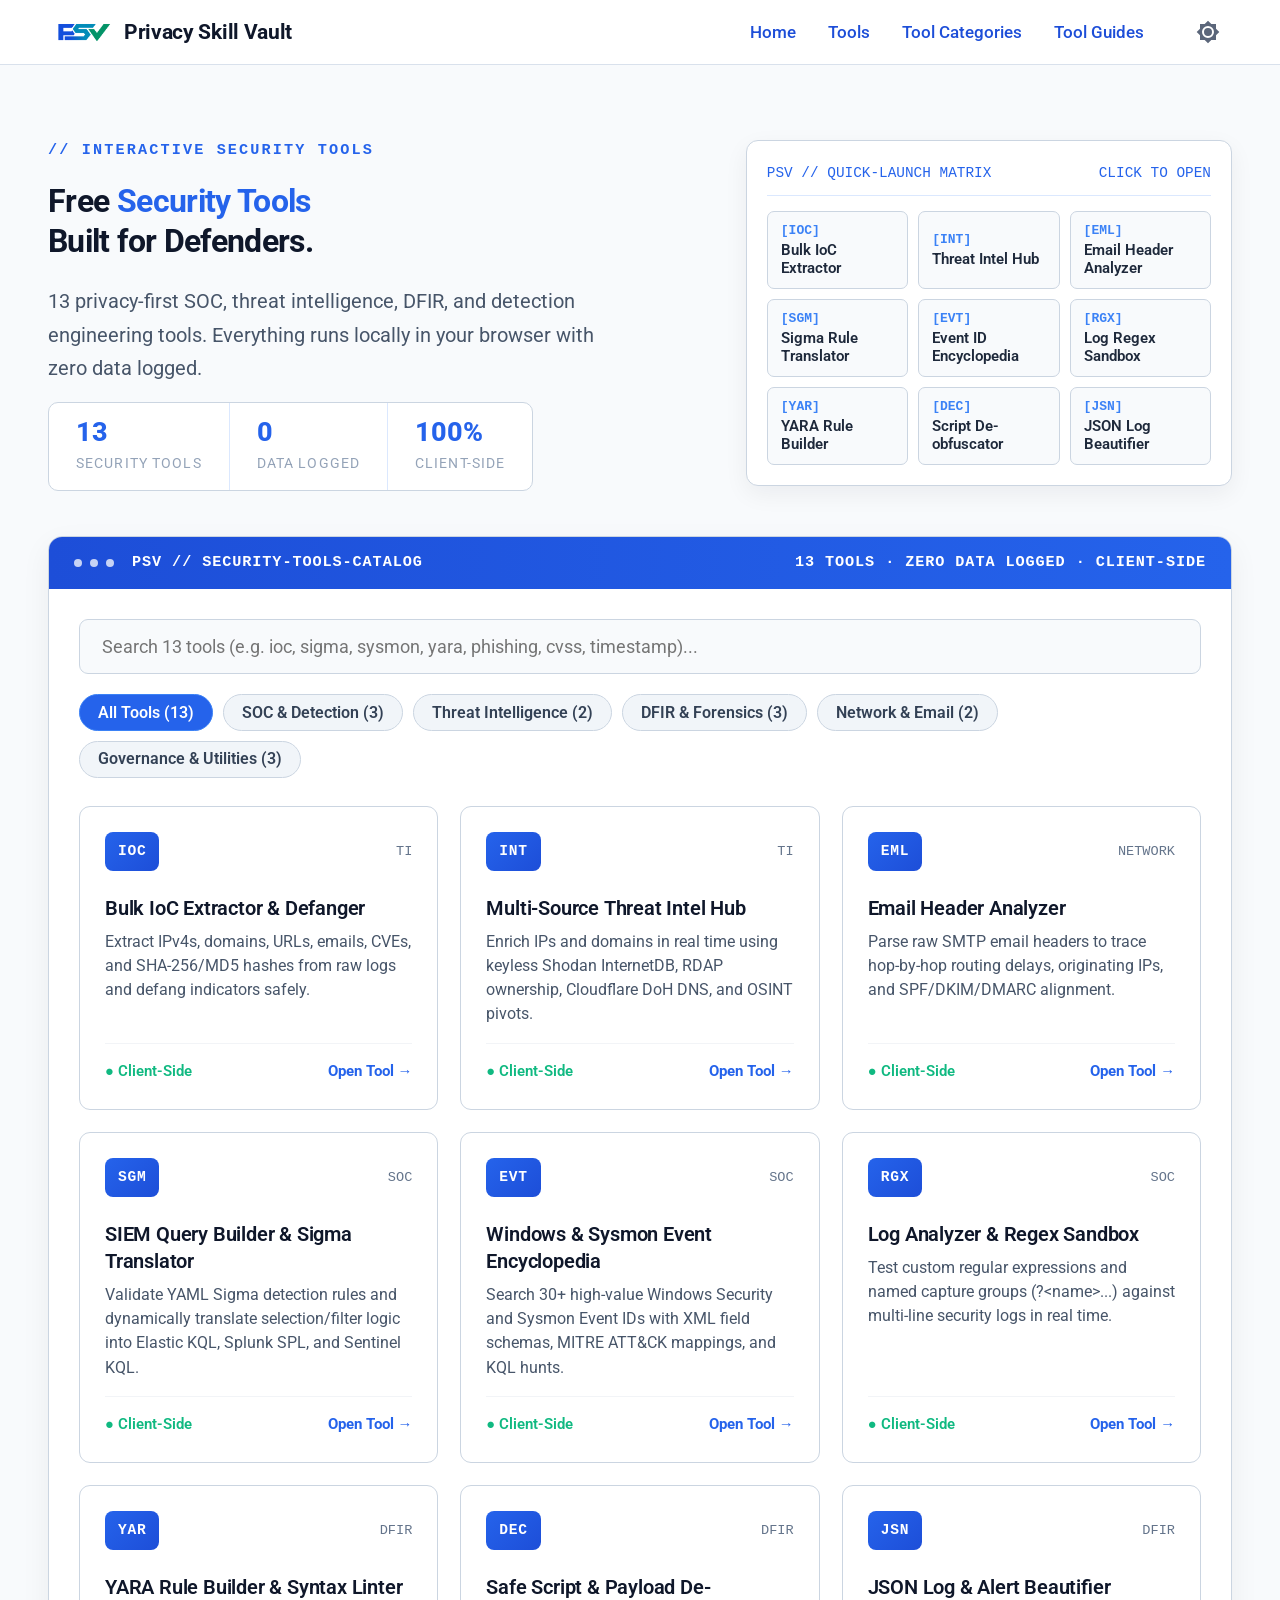
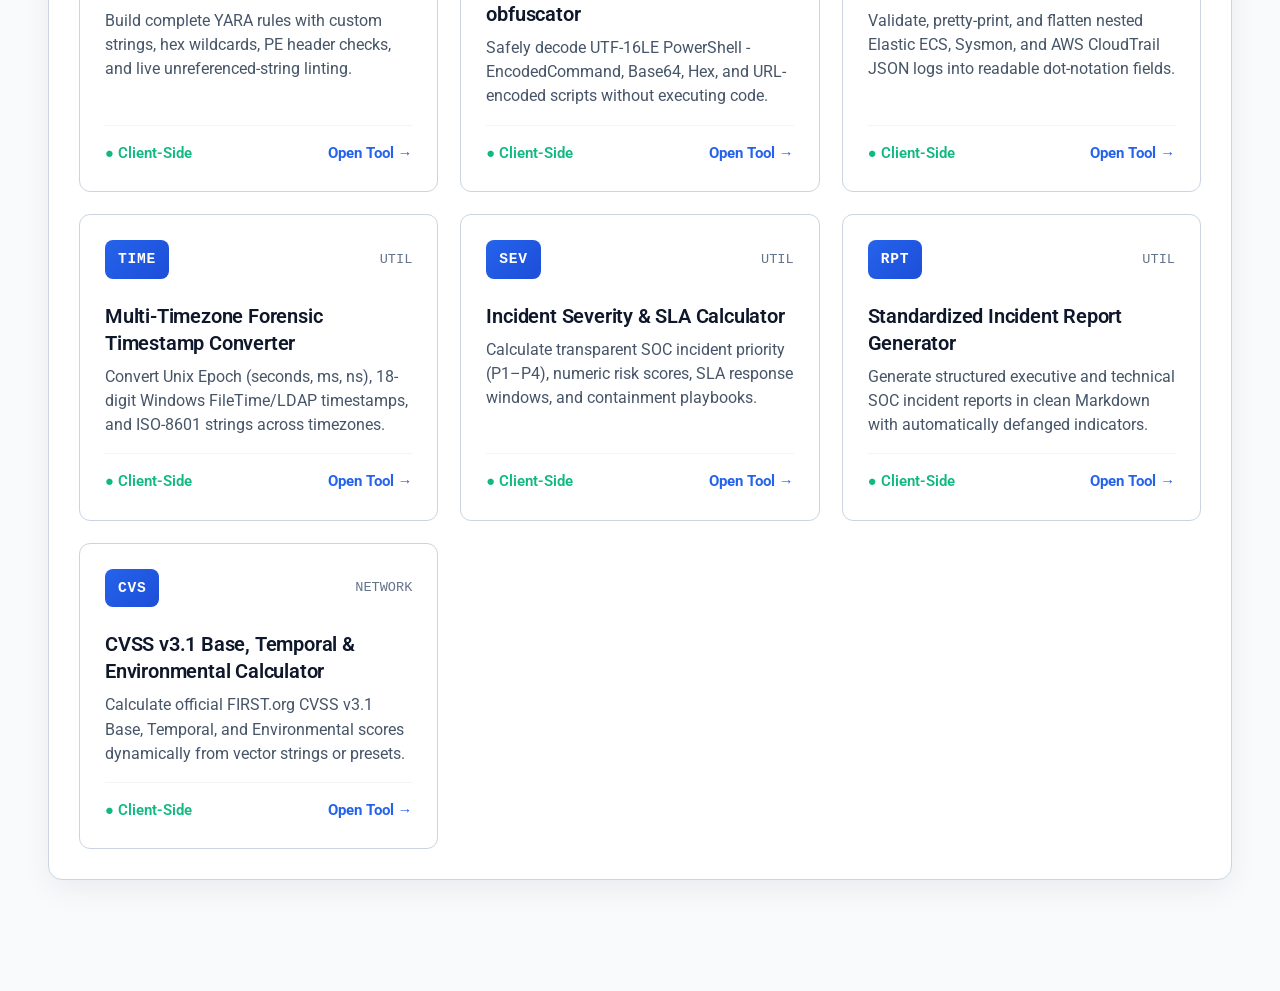
<file: index.html>
<!doctype html>
<html lang="en" class="no-js">
  <head>
    
      <meta charset="utf-8">
      <meta name="viewport" content="width=device-width,initial-scale=1">
      
        <meta name="description" content="Privacy-first browser-based SOC and blue-team utilities">
      
      
        <meta name="author" content="Privacy Skill Vault">
      
      
        <link rel="canonical" href="https://tools.privacyskillvault.com/">
      
      
      
      
        
      
      
      <link rel="icon" href="assets/branding/favicon.ico">
      <meta name="generator" content="mkdocs-1.6.1, mkdocs-material-9.7.7">
    
    
      
        <title>Privacy Skill Vault</title>
      
    
    
      <link rel="stylesheet" href="assets/stylesheets/main.ec1eaa64.min.css">
      
        
        <link rel="stylesheet" href="assets/stylesheets/palette.ab4e12ef.min.css">
      
      


    
    
      
    
    
      
        
        
        <link rel="preconnect" href="https://fonts.gstatic.com" crossorigin>
        <link rel="stylesheet" href="https://fonts.googleapis.com/css?family=Roboto:300,300i,400,400i,700,700i%7CRoboto+Mono:400,400i,700,700i&display=fallback">
        <style>:root{--md-text-font:"Roboto";--md-code-font:"Roboto Mono"}</style>
      
    
    
      <link rel="stylesheet" href="assets/css/psv-tools.css">
    
      <link rel="stylesheet" href="stylesheets/extra.css">
    
      <link rel="stylesheet" href="stylesheets/tools.css">
    
    <script>__md_scope=new URL(".",location),__md_hash=e=>[...e].reduce(((e,_)=>(e<<5)-e+_.charCodeAt(0)),0),__md_get=(e,_=localStorage,t=__md_scope)=>JSON.parse(_.getItem(t.pathname+"."+e)),__md_set=(e,_,t=localStorage,a=__md_scope)=>{try{t.setItem(a.pathname+"."+e,JSON.stringify(_))}catch(e){}}</script>
    
      

    
    
  </head>
  
  
    
    
      
    
    
    
    
    <body dir="ltr" data-md-color-scheme="default" data-md-color-primary="slate" data-md-color-accent="indigo">
  
    
    <input class="md-toggle" data-md-toggle="drawer" type="checkbox" id="__drawer" autocomplete="off">
    <input class="md-toggle" data-md-toggle="search" type="checkbox" id="__search" autocomplete="off">
    <label class="md-overlay" for="__drawer"></label>
    <div data-md-component="skip">
      
        
        <a href="#security-tools" class="md-skip">
          Skip to content
        </a>
      
    </div>
    <div data-md-component="announce">
      
    </div>
    
    
      <header class="md-header" data-md-component="header">
  <nav class="md-header__inner md-grid" aria-label="header.title">
    <a href="https://tools.privacyskillvault.com/" title="Privacy Skill Vault" class="md-header__button md-logo" aria-label="Privacy Skill Vault">
      <img src="assets/branding/PSV-colored.png" alt="Privacy Skill Vault Logo">
    </a>
    <div class="md-header__title" data-md-component="header-title">
      <div class="md-header__ellipsis">
        <span class="psv-brand-title">Privacy Skill Vault</span>
      </div>
    </div>
    <nav id="psv-global-nav" class="psv-global-nav" aria-label="Global Navigation">
      <ul class="psv-global-nav__list">
        <li class="psv-global-nav__item">
          <a href="." class="psv-global-nav__link">Home</a>
        </li>
        <li class="psv-global-nav__item">
          <a href="tools/" class="psv-global-nav__link">Tools</a>
        </li>
        <li class="psv-global-nav__item">
          <a href="tool-categories/" class="psv-global-nav__link">Tool Categories</a>
        </li>
        <li class="psv-global-nav__item">
          <a href="tool-guides/" class="psv-global-nav__link">Tool Guides</a>
        </li>
      </ul>
    </nav>
    
      
        <form class="md-header__option" data-md-component="palette">
  
    
    
    
    <input class="md-option" data-md-color-media="(prefers-color-scheme: light)" data-md-color-scheme="default" data-md-color-primary="slate" data-md-color-accent="indigo"  aria-label="Switch to dark mode"  type="radio" name="__palette" id="__palette_0">
    
      <label class="md-header__button md-icon" title="Switch to dark mode" for="__palette_1" hidden>
        <svg xmlns="http://www.w3.org/2000/svg" viewBox="0 0 24 24"><path d="M12 8a4 4 0 0 0-4 4 4 4 0 0 0 4 4 4 4 0 0 0 4-4 4 4 0 0 0-4-4m0 10a6 6 0 0 1-6-6 6 6 0 0 1 6-6 6 6 0 0 1 6 6 6 6 0 0 1-6 6m8-9.31V4h-4.69L12 .69 8.69 4H4v4.69L.69 12 4 15.31V20h4.69L12 23.31 15.31 20H20v-4.69L23.31 12z"/></svg>
      </label>
    
  
    
    
    
    <input class="md-option" data-md-color-media="(prefers-color-scheme: dark)" data-md-color-scheme="slate" data-md-color-primary="slate" data-md-color-accent="cyan"  aria-label="Switch to light mode"  type="radio" name="__palette" id="__palette_1">
    
      <label class="md-header__button md-icon" title="Switch to light mode" for="__palette_0" hidden>
        <svg xmlns="http://www.w3.org/2000/svg" viewBox="0 0 24 24"><path d="M12 18c-.89 0-1.74-.2-2.5-.55C11.56 16.5 13 14.42 13 12s-1.44-4.5-3.5-5.45C10.26 6.2 11.11 6 12 6a6 6 0 0 1 6 6 6 6 0 0 1-6 6m8-9.31V4h-4.69L12 .69 8.69 4H4v4.69L.69 12 4 15.31V20h4.69L12 23.31 15.31 20H20v-4.69L23.31 12z"/></svg>
      </label>
    
  
</form>
      
    
    <button
      type="button"
      class="psv-mobile-menu-toggle"
      aria-expanded="false"
      aria-controls="psv-global-nav"
      aria-label="Toggle navigation menu"
      onclick="
        const nav = document.getElementById('psv-global-nav');
        const isOpen = nav.classList.toggle('psv-global-nav--open');
        this.setAttribute('aria-expanded', isOpen ? 'true' : 'false');
      "
      onkeydown="
        if (event.key === 'Enter' || event.key === ' ') {
          event.preventDefault();
          const nav = document.getElementById('psv-global-nav');
          const isOpen = nav.classList.toggle('psv-global-nav--open');
          this.setAttribute('aria-expanded', isOpen ? 'true' : 'false');
        }
      "
    >
      <svg xmlns="http://www.w3.org/2000/svg" viewBox="0 0 24 24" width="24" height="24" fill="none" stroke="currentColor" stroke-width="2" stroke-linecap="round" stroke-linejoin="round">
        <line x1="3" y1="12" x2="21" y2="12"></line>
        <line x1="3" y1="6" x2="21" y2="6"></line>
        <line x1="3" y1="18" x2="21" y2="18"></line>
      </svg>
    </button>
  </nav>
</header>
    
    <div class="md-container" data-md-component="container">
      
      
        
          
        
      
      <main class="md-main" data-md-component="main">
        <div class="md-main__inner md-grid">
          
            
              
              <div class="md-sidebar md-sidebar--primary" data-md-component="sidebar" data-md-type="navigation" >
                <div class="md-sidebar__scrollwrap">
                  <div class="md-sidebar__inner">
                    



<nav class="md-nav md-nav--primary" aria-label="Navigation" data-md-level="0">
  <label class="md-nav__title" for="__drawer">
    <a href="." title="Privacy Skill Vault" class="md-nav__button md-logo" aria-label="Privacy Skill Vault" data-md-component="logo">
      
  <img src="assets/branding/PSV-colored.png" alt="logo">

    </a>
    Privacy Skill Vault
  </label>
  
  <ul class="md-nav__list" data-md-scrollfix>
    
      
      
  
  
    
  
  
  
    <li class="md-nav__item md-nav__item--active">
      
      <input class="md-nav__toggle md-toggle" type="checkbox" id="__toc">
      
      
        
      
      
      <a href="." class="md-nav__link md-nav__link--active">
        
  
  
  <span class="md-ellipsis">
    
  
    Tools
  

    
  </span>
  
  

      </a>
      
    </li>
  

    
  </ul>
</nav>
                  </div>
                </div>
              </div>
            
            
              
              <div class="md-sidebar md-sidebar--secondary" data-md-component="sidebar" data-md-type="toc" >
                <div class="md-sidebar__scrollwrap">
                  <div class="md-sidebar__inner">
                    

<nav class="md-nav md-nav--secondary" aria-label="Table of contents">
  
  
  
    
  
  
</nav>
                  </div>
                </div>
              </div>
            
          
          
            <div class="md-content" data-md-component="content">
              
              <article class="md-content__inner md-typeset">
                
                  



<h1 id="security-tools">Security Tools<a class="headerlink" href="#security-tools" title="Permanent link">&para;</a></h1>
<div id="psv-workbench-root"></div>












                
              </article>
            </div>
          
          
<script>var target=document.getElementById(location.hash.slice(1));target&&target.name&&(target.checked=target.name.startsWith("__tabbed_"))</script>
        </div>
        
          <button type="button" class="md-top md-icon" data-md-component="top" hidden>
  
  <svg xmlns="http://www.w3.org/2000/svg" viewBox="0 0 24 24"><path d="M13 20h-2V8l-5.5 5.5-1.42-1.42L12 4.16l7.92 7.92-1.42 1.42L13 8z"/></svg>
  Back to top
</button>
        
      </main>
      
        <footer class="md-footer">
  
  <div class="md-footer-meta md-typeset">
    <div class="md-footer-meta__inner md-grid">
      <div class="md-copyright">
  
  
    Made with
    <a href="https://squidfunk.github.io/mkdocs-material/" target="_blank" rel="noopener">
      Material for MkDocs
    </a>
  
</div>
      
    </div>
  </div>
</footer>
      
    </div>
    <div class="md-dialog" data-md-component="dialog">
      <div class="md-dialog__inner md-typeset"></div>
    </div>
    
    
    
      
      
      <script id="__config" type="application/json">{"annotate": null, "base": ".", "features": ["navigation.instant", "navigation.tracking", "navigation.top", "content.code.copy", "content.action.view"], "search": "assets/javascripts/workers/search.2c215733.min.js", "tags": null, "translations": {"clipboard.copied": "Copied to clipboard", "clipboard.copy": "Copy to clipboard", "search.result.more.one": "1 more on this page", "search.result.more.other": "# more on this page", "search.result.none": "No matching documents", "search.result.one": "1 matching document", "search.result.other": "# matching documents", "search.result.placeholder": "Type to start searching", "search.result.term.missing": "Missing", "select.version": "Select version"}, "version": null}</script>
    
    
      <script src="assets/javascripts/bundle.d7400e89.min.js"></script>
      
        <script src="javascripts/tools.js"></script>
      
    
  </body>
</html>
</file>
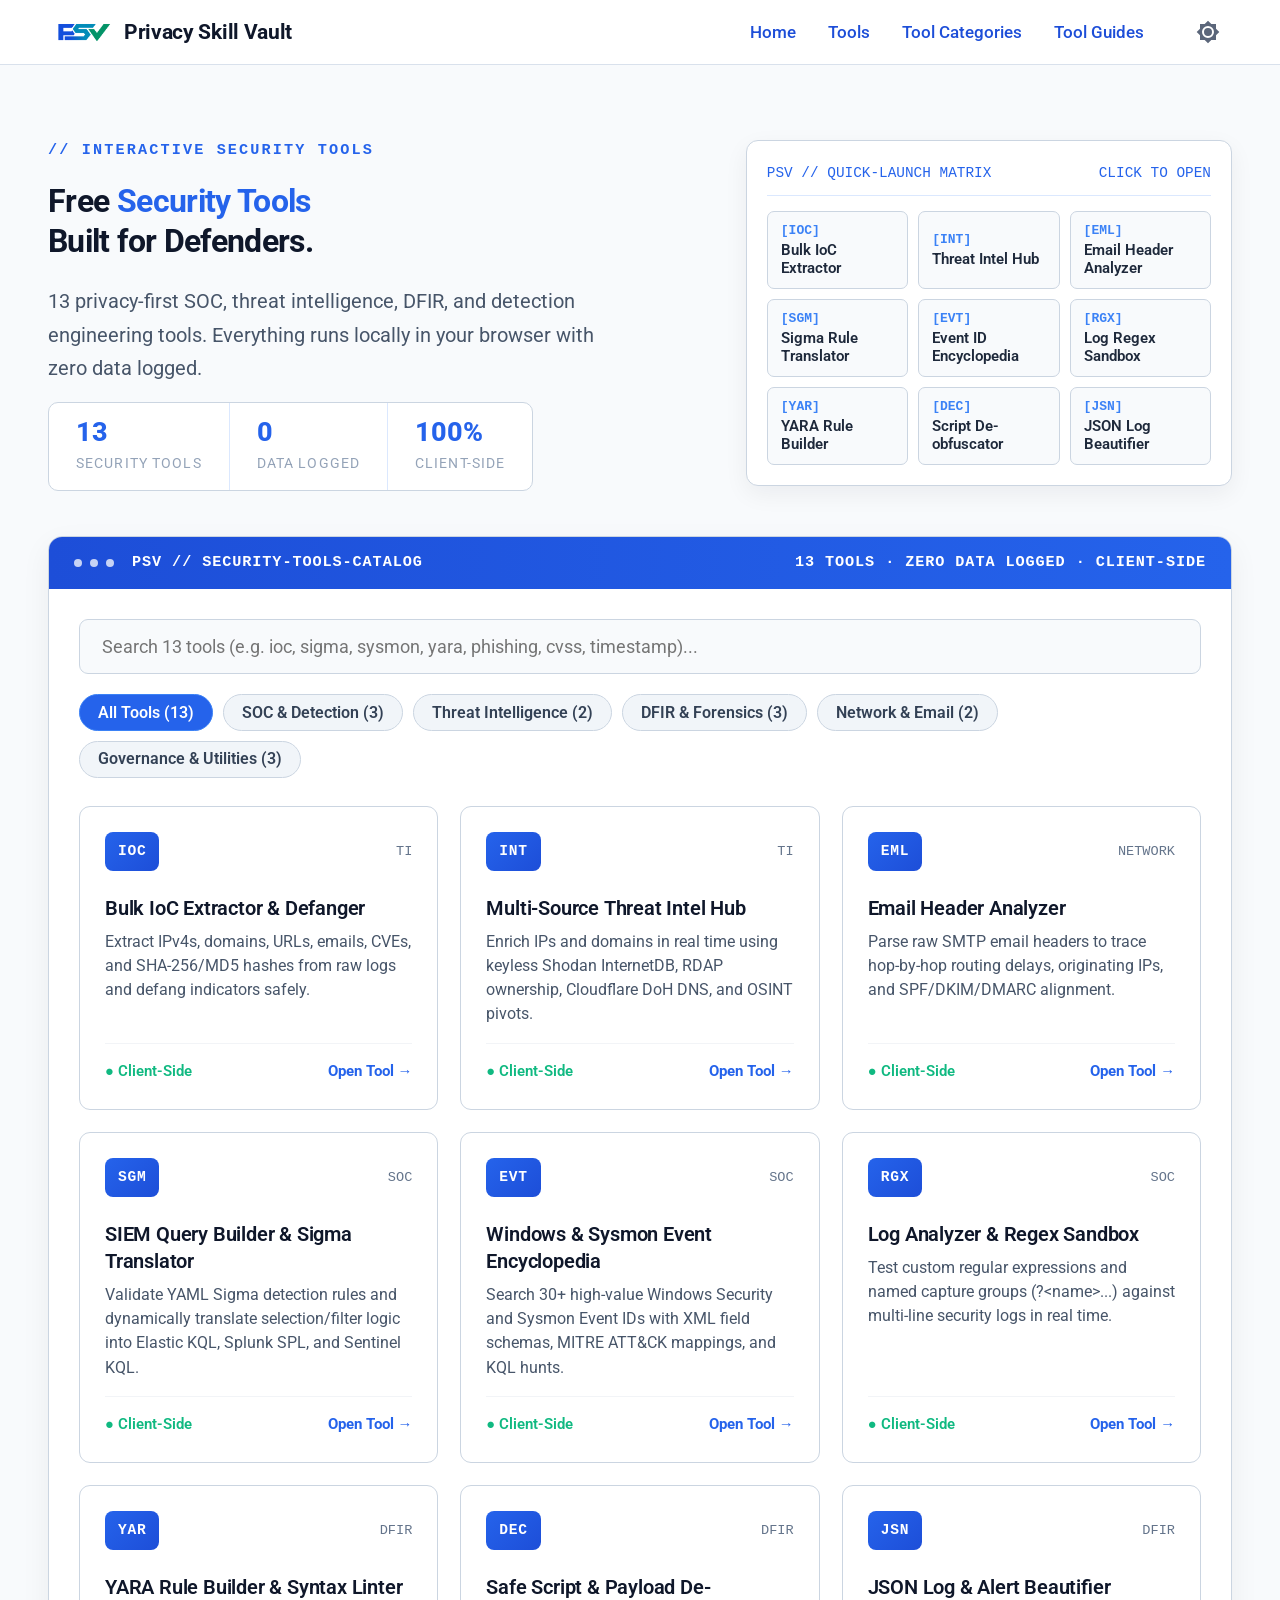
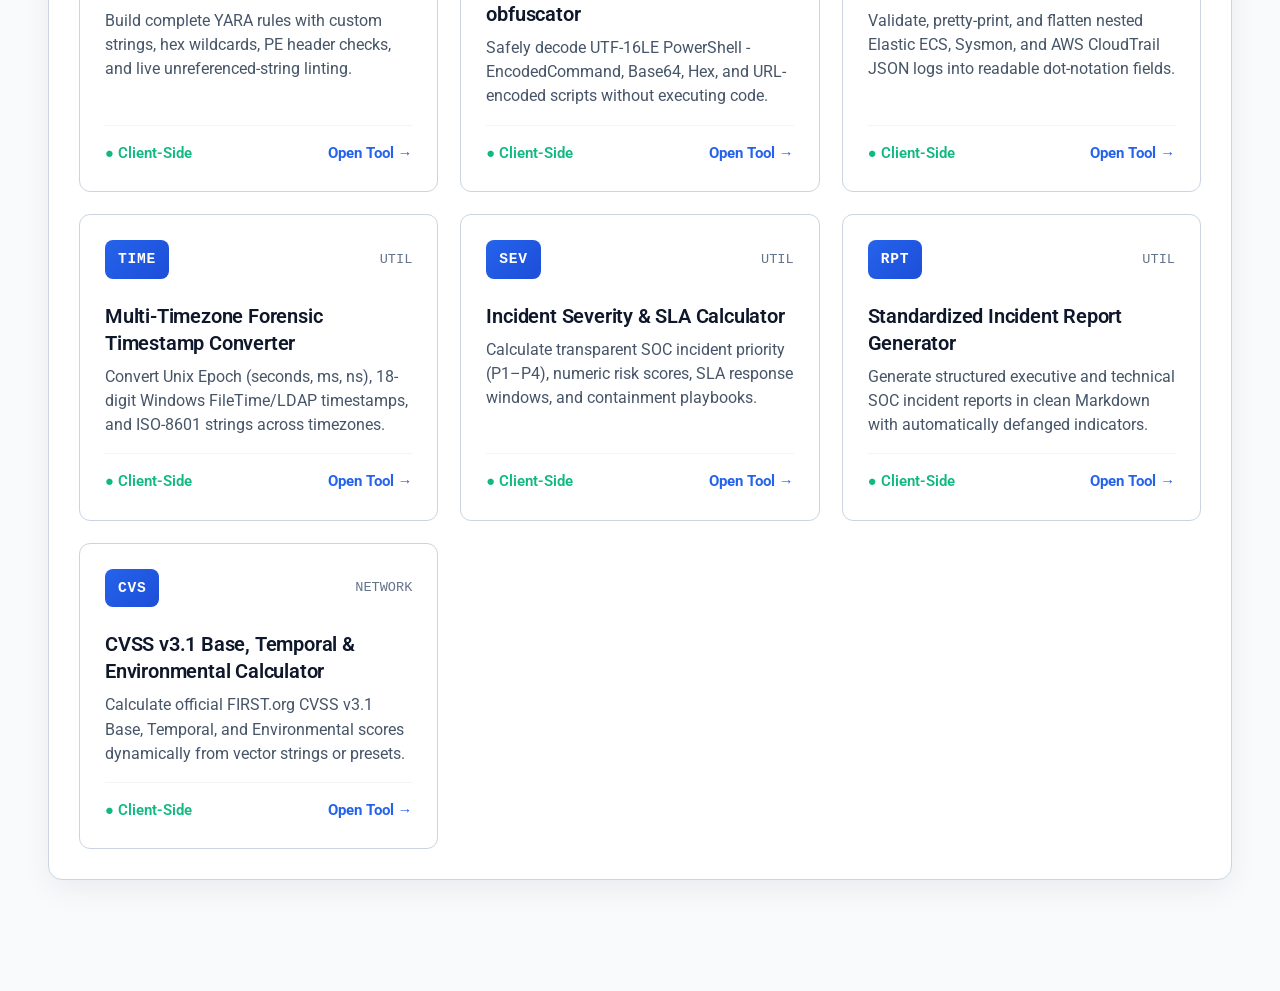
<file: tool-categories/index.html>
<!doctype html>
<html lang="en" class="no-js">
  <head>
    
      <meta charset="utf-8">
      <meta name="viewport" content="width=device-width,initial-scale=1">
      
        <meta name="description" content="Privacy-first browser-based SOC and blue-team utilities">
      
      
        <meta name="author" content="Privacy Skill Vault">
      
      
        <link rel="canonical" href="https://tools.privacyskillvault.com/tool-categories/">
      
      
      
      
        
      
      
      <link rel="icon" href="../assets/branding/favicon.ico">
      <meta name="generator" content="mkdocs-1.6.1, mkdocs-material-9.7.7">
    
    
      
        <title>Tool Categories - Privacy Skill Vault</title>
      
    
    
      <link rel="stylesheet" href="../assets/stylesheets/main.ec1eaa64.min.css">
      
        
        <link rel="stylesheet" href="../assets/stylesheets/palette.ab4e12ef.min.css">
      
      


    
    
      
    
    
      
        
        
        <link rel="preconnect" href="https://fonts.gstatic.com" crossorigin>
        <link rel="stylesheet" href="https://fonts.googleapis.com/css?family=Roboto:300,300i,400,400i,700,700i%7CRoboto+Mono:400,400i,700,700i&display=fallback">
        <style>:root{--md-text-font:"Roboto";--md-code-font:"Roboto Mono"}</style>
      
    
    
      <link rel="stylesheet" href="../assets/css/psv-tools.css">
    
      <link rel="stylesheet" href="../stylesheets/extra.css">
    
      <link rel="stylesheet" href="../stylesheets/tools.css">
    
    <script>__md_scope=new URL("..",location),__md_hash=e=>[...e].reduce(((e,_)=>(e<<5)-e+_.charCodeAt(0)),0),__md_get=(e,_=localStorage,t=__md_scope)=>JSON.parse(_.getItem(t.pathname+"."+e)),__md_set=(e,_,t=localStorage,a=__md_scope)=>{try{t.setItem(a.pathname+"."+e,JSON.stringify(_))}catch(e){}}</script>
    
      

    
    
  </head>
  
  
    
    
      
    
    
    
    
    <body dir="ltr" data-md-color-scheme="default" data-md-color-primary="slate" data-md-color-accent="indigo">
  
    
    <input class="md-toggle" data-md-toggle="drawer" type="checkbox" id="__drawer" autocomplete="off">
    <input class="md-toggle" data-md-toggle="search" type="checkbox" id="__search" autocomplete="off">
    <label class="md-overlay" for="__drawer"></label>
    <div data-md-component="skip">
      
        
        <a href="#tool-categories" class="md-skip">
          Skip to content
        </a>
      
    </div>
    <div data-md-component="announce">
      
    </div>
    
    
      <header class="md-header" data-md-component="header">
  <nav class="md-header__inner md-grid" aria-label="header.title">
    <a href="https://tools.privacyskillvault.com/" title="Privacy Skill Vault" class="md-header__button md-logo" aria-label="Privacy Skill Vault">
      <img src="../assets/branding/PSV-colored.png" alt="Privacy Skill Vault Logo">
    </a>
    <div class="md-header__title" data-md-component="header-title">
      <div class="md-header__ellipsis">
        <span class="psv-brand-title">Privacy Skill Vault</span>
      </div>
    </div>
    <nav id="psv-global-nav" class="psv-global-nav" aria-label="Global Navigation">
      <ul class="psv-global-nav__list">
        <li class="psv-global-nav__item">
          <a href=".." class="psv-global-nav__link">Home</a>
        </li>
        <li class="psv-global-nav__item">
          <a href="../tools/" class="psv-global-nav__link">Tools</a>
        </li>
        <li class="psv-global-nav__item">
          <a href="./" class="psv-global-nav__link">Tool Categories</a>
        </li>
        <li class="psv-global-nav__item">
          <a href="../tool-guides/" class="psv-global-nav__link">Tool Guides</a>
        </li>
      </ul>
    </nav>
    
      
        <form class="md-header__option" data-md-component="palette">
  
    
    
    
    <input class="md-option" data-md-color-media="(prefers-color-scheme: light)" data-md-color-scheme="default" data-md-color-primary="slate" data-md-color-accent="indigo"  aria-label="Switch to dark mode"  type="radio" name="__palette" id="__palette_0">
    
      <label class="md-header__button md-icon" title="Switch to dark mode" for="__palette_1" hidden>
        <svg xmlns="http://www.w3.org/2000/svg" viewBox="0 0 24 24"><path d="M12 8a4 4 0 0 0-4 4 4 4 0 0 0 4 4 4 4 0 0 0 4-4 4 4 0 0 0-4-4m0 10a6 6 0 0 1-6-6 6 6 0 0 1 6-6 6 6 0 0 1 6 6 6 6 0 0 1-6 6m8-9.31V4h-4.69L12 .69 8.69 4H4v4.69L.69 12 4 15.31V20h4.69L12 23.31 15.31 20H20v-4.69L23.31 12z"/></svg>
      </label>
    
  
    
    
    
    <input class="md-option" data-md-color-media="(prefers-color-scheme: dark)" data-md-color-scheme="slate" data-md-color-primary="slate" data-md-color-accent="cyan"  aria-label="Switch to light mode"  type="radio" name="__palette" id="__palette_1">
    
      <label class="md-header__button md-icon" title="Switch to light mode" for="__palette_0" hidden>
        <svg xmlns="http://www.w3.org/2000/svg" viewBox="0 0 24 24"><path d="M12 18c-.89 0-1.74-.2-2.5-.55C11.56 16.5 13 14.42 13 12s-1.44-4.5-3.5-5.45C10.26 6.2 11.11 6 12 6a6 6 0 0 1 6 6 6 6 0 0 1-6 6m8-9.31V4h-4.69L12 .69 8.69 4H4v4.69L.69 12 4 15.31V20h4.69L12 23.31 15.31 20H20v-4.69L23.31 12z"/></svg>
      </label>
    
  
</form>
      
    
    <button
      type="button"
      class="psv-mobile-menu-toggle"
      aria-expanded="false"
      aria-controls="psv-global-nav"
      aria-label="Toggle navigation menu"
      onclick="
        const nav = document.getElementById('psv-global-nav');
        const isOpen = nav.classList.toggle('psv-global-nav--open');
        this.setAttribute('aria-expanded', isOpen ? 'true' : 'false');
      "
      onkeydown="
        if (event.key === 'Enter' || event.key === ' ') {
          event.preventDefault();
          const nav = document.getElementById('psv-global-nav');
          const isOpen = nav.classList.toggle('psv-global-nav--open');
          this.setAttribute('aria-expanded', isOpen ? 'true' : 'false');
        }
      "
    >
      <svg xmlns="http://www.w3.org/2000/svg" viewBox="0 0 24 24" width="24" height="24" fill="none" stroke="currentColor" stroke-width="2" stroke-linecap="round" stroke-linejoin="round">
        <line x1="3" y1="12" x2="21" y2="12"></line>
        <line x1="3" y1="6" x2="21" y2="6"></line>
        <line x1="3" y1="18" x2="21" y2="18"></line>
      </svg>
    </button>
  </nav>
</header>
    
    <div class="md-container" data-md-component="container">
      
      
        
          
        
      
      <main class="md-main" data-md-component="main">
        <div class="md-main__inner md-grid">
          
            
              
              <div class="md-sidebar md-sidebar--primary" data-md-component="sidebar" data-md-type="navigation" >
                <div class="md-sidebar__scrollwrap">
                  <div class="md-sidebar__inner">
                    



<nav class="md-nav md-nav--primary" aria-label="Navigation" data-md-level="0">
  <label class="md-nav__title" for="__drawer">
    <a href=".." title="Privacy Skill Vault" class="md-nav__button md-logo" aria-label="Privacy Skill Vault" data-md-component="logo">
      
  <img src="../assets/branding/PSV-colored.png" alt="logo">

    </a>
    Privacy Skill Vault
  </label>
  
  <ul class="md-nav__list" data-md-scrollfix>
    
      
      
  
  
  
  
    <li class="md-nav__item">
      <a href=".." class="md-nav__link">
        
  
  
  <span class="md-ellipsis">
    
  
    Tools
  

    
  </span>
  
  

      </a>
    </li>
  

    
  </ul>
</nav>
                  </div>
                </div>
              </div>
            
            
              
              <div class="md-sidebar md-sidebar--secondary" data-md-component="sidebar" data-md-type="toc" >
                <div class="md-sidebar__scrollwrap">
                  <div class="md-sidebar__inner">
                    

<nav class="md-nav md-nav--secondary" aria-label="Table of contents">
  
  
  
    
  
  
</nav>
                  </div>
                </div>
              </div>
            
          
          
            <div class="md-content" data-md-component="content">
              
              <article class="md-content__inner md-typeset">
                
                  



<h1 id="tool-categories">Tool Categories<a class="headerlink" href="#tool-categories" title="Permanent link">&para;</a></h1>
<p>Tool category content will be added later.</p>












                
              </article>
            </div>
          
          
<script>var target=document.getElementById(location.hash.slice(1));target&&target.name&&(target.checked=target.name.startsWith("__tabbed_"))</script>
        </div>
        
          <button type="button" class="md-top md-icon" data-md-component="top" hidden>
  
  <svg xmlns="http://www.w3.org/2000/svg" viewBox="0 0 24 24"><path d="M13 20h-2V8l-5.5 5.5-1.42-1.42L12 4.16l7.92 7.92-1.42 1.42L13 8z"/></svg>
  Back to top
</button>
        
      </main>
      
        <footer class="md-footer">
  
  <div class="md-footer-meta md-typeset">
    <div class="md-footer-meta__inner md-grid">
      <div class="md-copyright">
  
  
    Made with
    <a href="https://squidfunk.github.io/mkdocs-material/" target="_blank" rel="noopener">
      Material for MkDocs
    </a>
  
</div>
      
    </div>
  </div>
</footer>
      
    </div>
    <div class="md-dialog" data-md-component="dialog">
      <div class="md-dialog__inner md-typeset"></div>
    </div>
    
    
    
      
      
      <script id="__config" type="application/json">{"annotate": null, "base": "..", "features": ["navigation.instant", "navigation.tracking", "navigation.top", "content.code.copy", "content.action.view"], "search": "../assets/javascripts/workers/search.2c215733.min.js", "tags": null, "translations": {"clipboard.copied": "Copied to clipboard", "clipboard.copy": "Copy to clipboard", "search.result.more.one": "1 more on this page", "search.result.more.other": "# more on this page", "search.result.none": "No matching documents", "search.result.one": "1 matching document", "search.result.other": "# matching documents", "search.result.placeholder": "Type to start searching", "search.result.term.missing": "Missing", "select.version": "Select version"}, "version": null}</script>
    
    
      <script src="../assets/javascripts/bundle.d7400e89.min.js"></script>
      
        <script src="../javascripts/tools.js"></script>
      
    
  </body>
</html>
</file>
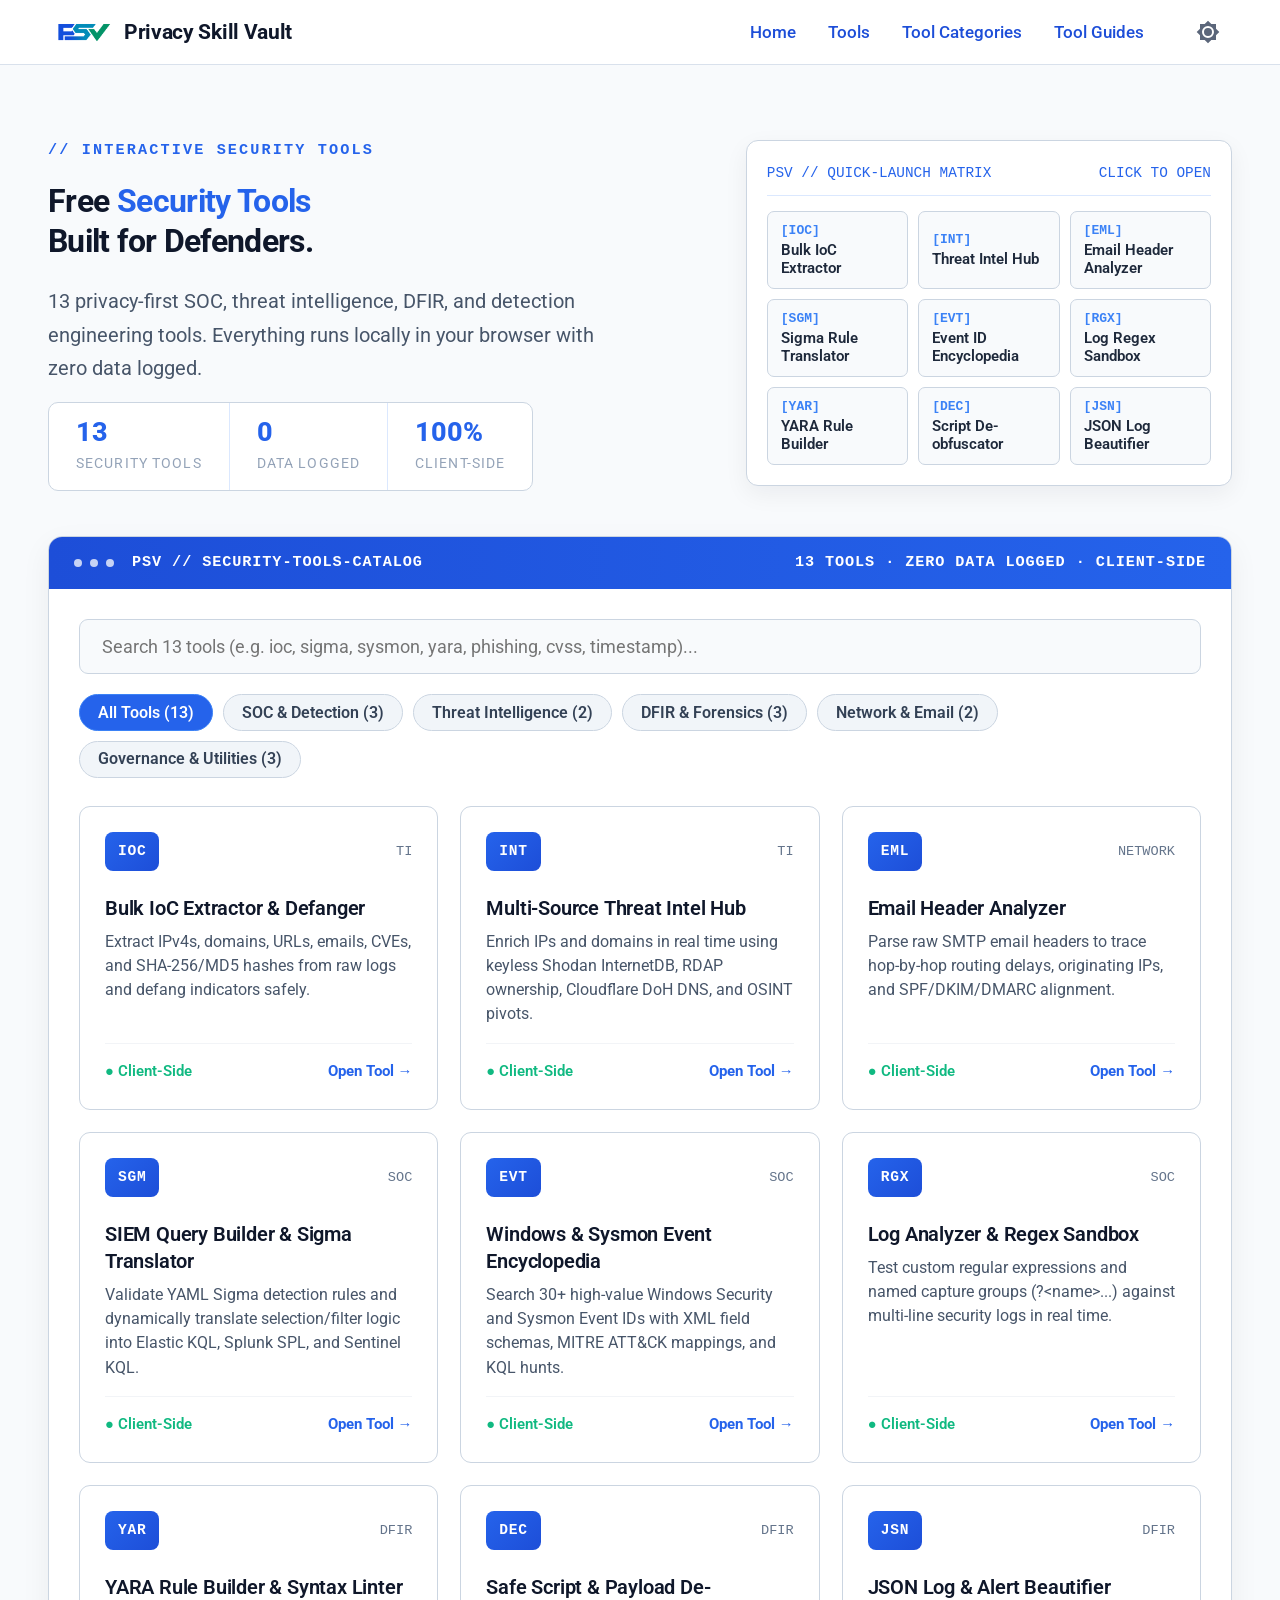
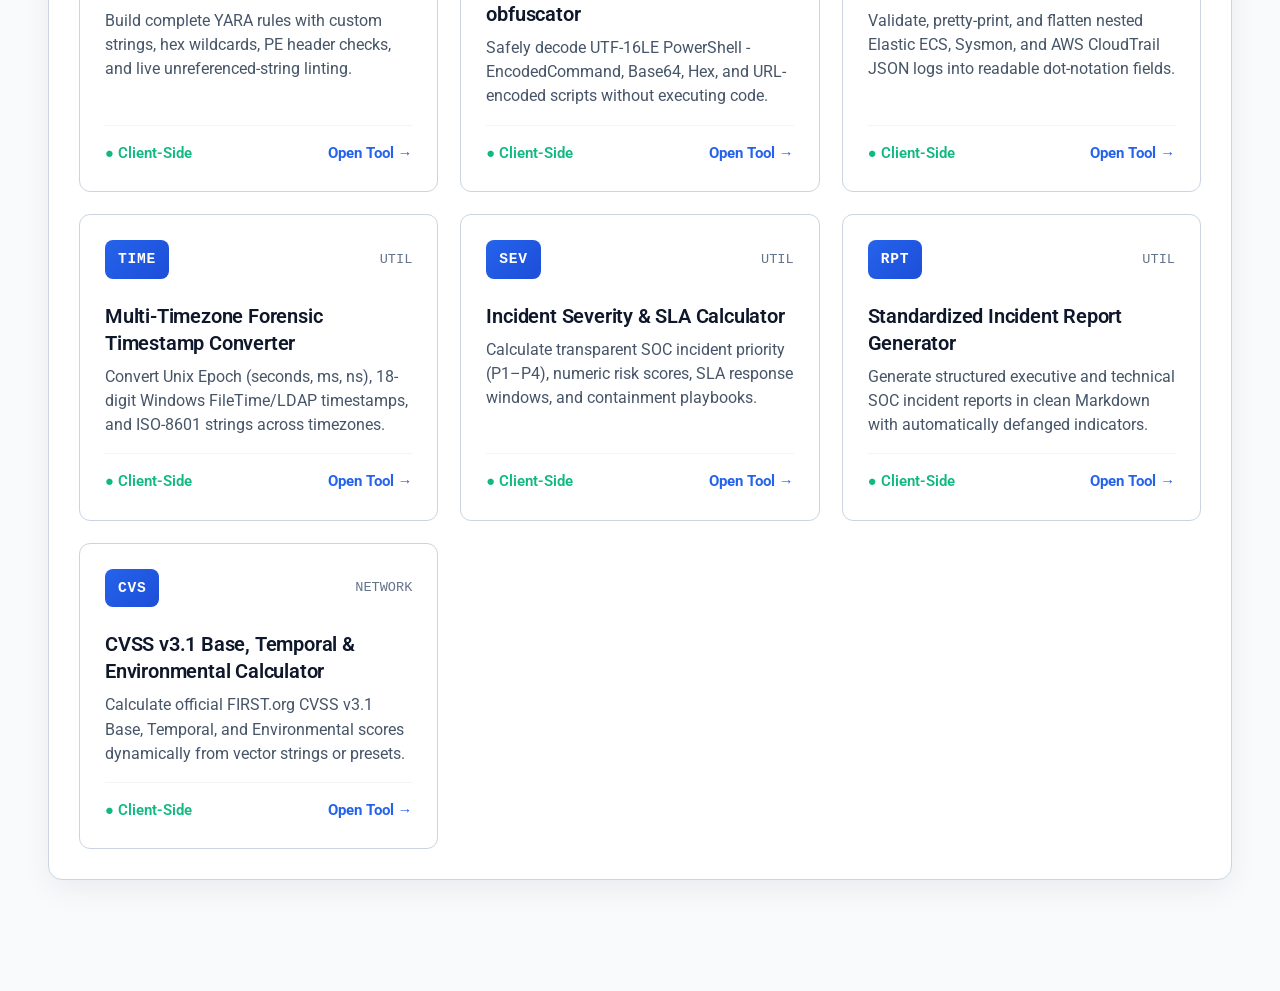
<file: tool-guides/index.html>
<!doctype html>
<html lang="en" class="no-js">
  <head>
    
      <meta charset="utf-8">
      <meta name="viewport" content="width=device-width,initial-scale=1">
      
        <meta name="description" content="Privacy-first browser-based SOC and blue-team utilities">
      
      
        <meta name="author" content="Privacy Skill Vault">
      
      
        <link rel="canonical" href="https://tools.privacyskillvault.com/tool-guides/">
      
      
      
      
        
      
      
      <link rel="icon" href="../assets/branding/favicon.ico">
      <meta name="generator" content="mkdocs-1.6.1, mkdocs-material-9.7.7">
    
    
      
        <title>Tool Guides - Privacy Skill Vault</title>
      
    
    
      <link rel="stylesheet" href="../assets/stylesheets/main.ec1eaa64.min.css">
      
        
        <link rel="stylesheet" href="../assets/stylesheets/palette.ab4e12ef.min.css">
      
      


    
    
      
    
    
      
        
        
        <link rel="preconnect" href="https://fonts.gstatic.com" crossorigin>
        <link rel="stylesheet" href="https://fonts.googleapis.com/css?family=Roboto:300,300i,400,400i,700,700i%7CRoboto+Mono:400,400i,700,700i&display=fallback">
        <style>:root{--md-text-font:"Roboto";--md-code-font:"Roboto Mono"}</style>
      
    
    
      <link rel="stylesheet" href="../assets/css/psv-tools.css">
    
      <link rel="stylesheet" href="../stylesheets/extra.css">
    
      <link rel="stylesheet" href="../stylesheets/tools.css">
    
    <script>__md_scope=new URL("..",location),__md_hash=e=>[...e].reduce(((e,_)=>(e<<5)-e+_.charCodeAt(0)),0),__md_get=(e,_=localStorage,t=__md_scope)=>JSON.parse(_.getItem(t.pathname+"."+e)),__md_set=(e,_,t=localStorage,a=__md_scope)=>{try{t.setItem(a.pathname+"."+e,JSON.stringify(_))}catch(e){}}</script>
    
      

    
    
  </head>
  
  
    
    
      
    
    
    
    
    <body dir="ltr" data-md-color-scheme="default" data-md-color-primary="slate" data-md-color-accent="indigo">
  
    
    <input class="md-toggle" data-md-toggle="drawer" type="checkbox" id="__drawer" autocomplete="off">
    <input class="md-toggle" data-md-toggle="search" type="checkbox" id="__search" autocomplete="off">
    <label class="md-overlay" for="__drawer"></label>
    <div data-md-component="skip">
      
        
        <a href="#tool-guides" class="md-skip">
          Skip to content
        </a>
      
    </div>
    <div data-md-component="announce">
      
    </div>
    
    
      <header class="md-header" data-md-component="header">
  <nav class="md-header__inner md-grid" aria-label="header.title">
    <a href="https://tools.privacyskillvault.com/" title="Privacy Skill Vault" class="md-header__button md-logo" aria-label="Privacy Skill Vault">
      <img src="../assets/branding/PSV-colored.png" alt="Privacy Skill Vault Logo">
    </a>
    <div class="md-header__title" data-md-component="header-title">
      <div class="md-header__ellipsis">
        <span class="psv-brand-title">Privacy Skill Vault</span>
      </div>
    </div>
    <nav id="psv-global-nav" class="psv-global-nav" aria-label="Global Navigation">
      <ul class="psv-global-nav__list">
        <li class="psv-global-nav__item">
          <a href=".." class="psv-global-nav__link">Home</a>
        </li>
        <li class="psv-global-nav__item">
          <a href="../tools/" class="psv-global-nav__link">Tools</a>
        </li>
        <li class="psv-global-nav__item">
          <a href="../tool-categories/" class="psv-global-nav__link">Tool Categories</a>
        </li>
        <li class="psv-global-nav__item">
          <a href="./" class="psv-global-nav__link">Tool Guides</a>
        </li>
      </ul>
    </nav>
    
      
        <form class="md-header__option" data-md-component="palette">
  
    
    
    
    <input class="md-option" data-md-color-media="(prefers-color-scheme: light)" data-md-color-scheme="default" data-md-color-primary="slate" data-md-color-accent="indigo"  aria-label="Switch to dark mode"  type="radio" name="__palette" id="__palette_0">
    
      <label class="md-header__button md-icon" title="Switch to dark mode" for="__palette_1" hidden>
        <svg xmlns="http://www.w3.org/2000/svg" viewBox="0 0 24 24"><path d="M12 8a4 4 0 0 0-4 4 4 4 0 0 0 4 4 4 4 0 0 0 4-4 4 4 0 0 0-4-4m0 10a6 6 0 0 1-6-6 6 6 0 0 1 6-6 6 6 0 0 1 6 6 6 6 0 0 1-6 6m8-9.31V4h-4.69L12 .69 8.69 4H4v4.69L.69 12 4 15.31V20h4.69L12 23.31 15.31 20H20v-4.69L23.31 12z"/></svg>
      </label>
    
  
    
    
    
    <input class="md-option" data-md-color-media="(prefers-color-scheme: dark)" data-md-color-scheme="slate" data-md-color-primary="slate" data-md-color-accent="cyan"  aria-label="Switch to light mode"  type="radio" name="__palette" id="__palette_1">
    
      <label class="md-header__button md-icon" title="Switch to light mode" for="__palette_0" hidden>
        <svg xmlns="http://www.w3.org/2000/svg" viewBox="0 0 24 24"><path d="M12 18c-.89 0-1.74-.2-2.5-.55C11.56 16.5 13 14.42 13 12s-1.44-4.5-3.5-5.45C10.26 6.2 11.11 6 12 6a6 6 0 0 1 6 6 6 6 0 0 1-6 6m8-9.31V4h-4.69L12 .69 8.69 4H4v4.69L.69 12 4 15.31V20h4.69L12 23.31 15.31 20H20v-4.69L23.31 12z"/></svg>
      </label>
    
  
</form>
      
    
    <button
      type="button"
      class="psv-mobile-menu-toggle"
      aria-expanded="false"
      aria-controls="psv-global-nav"
      aria-label="Toggle navigation menu"
      onclick="
        const nav = document.getElementById('psv-global-nav');
        const isOpen = nav.classList.toggle('psv-global-nav--open');
        this.setAttribute('aria-expanded', isOpen ? 'true' : 'false');
      "
      onkeydown="
        if (event.key === 'Enter' || event.key === ' ') {
          event.preventDefault();
          const nav = document.getElementById('psv-global-nav');
          const isOpen = nav.classList.toggle('psv-global-nav--open');
          this.setAttribute('aria-expanded', isOpen ? 'true' : 'false');
        }
      "
    >
      <svg xmlns="http://www.w3.org/2000/svg" viewBox="0 0 24 24" width="24" height="24" fill="none" stroke="currentColor" stroke-width="2" stroke-linecap="round" stroke-linejoin="round">
        <line x1="3" y1="12" x2="21" y2="12"></line>
        <line x1="3" y1="6" x2="21" y2="6"></line>
        <line x1="3" y1="18" x2="21" y2="18"></line>
      </svg>
    </button>
  </nav>
</header>
    
    <div class="md-container" data-md-component="container">
      
      
        
          
        
      
      <main class="md-main" data-md-component="main">
        <div class="md-main__inner md-grid">
          
            
              
              <div class="md-sidebar md-sidebar--primary" data-md-component="sidebar" data-md-type="navigation" >
                <div class="md-sidebar__scrollwrap">
                  <div class="md-sidebar__inner">
                    



<nav class="md-nav md-nav--primary" aria-label="Navigation" data-md-level="0">
  <label class="md-nav__title" for="__drawer">
    <a href=".." title="Privacy Skill Vault" class="md-nav__button md-logo" aria-label="Privacy Skill Vault" data-md-component="logo">
      
  <img src="../assets/branding/PSV-colored.png" alt="logo">

    </a>
    Privacy Skill Vault
  </label>
  
  <ul class="md-nav__list" data-md-scrollfix>
    
      
      
  
  
  
  
    <li class="md-nav__item">
      <a href=".." class="md-nav__link">
        
  
  
  <span class="md-ellipsis">
    
  
    Tools
  

    
  </span>
  
  

      </a>
    </li>
  

    
  </ul>
</nav>
                  </div>
                </div>
              </div>
            
            
              
              <div class="md-sidebar md-sidebar--secondary" data-md-component="sidebar" data-md-type="toc" >
                <div class="md-sidebar__scrollwrap">
                  <div class="md-sidebar__inner">
                    

<nav class="md-nav md-nav--secondary" aria-label="Table of contents">
  
  
  
    
  
  
</nav>
                  </div>
                </div>
              </div>
            
          
          
            <div class="md-content" data-md-component="content">
              
              <article class="md-content__inner md-typeset">
                
                  



<h1 id="tool-guides">Tool Guides<a class="headerlink" href="#tool-guides" title="Permanent link">&para;</a></h1>
<p>Tool guide content will be added later.</p>












                
              </article>
            </div>
          
          
<script>var target=document.getElementById(location.hash.slice(1));target&&target.name&&(target.checked=target.name.startsWith("__tabbed_"))</script>
        </div>
        
          <button type="button" class="md-top md-icon" data-md-component="top" hidden>
  
  <svg xmlns="http://www.w3.org/2000/svg" viewBox="0 0 24 24"><path d="M13 20h-2V8l-5.5 5.5-1.42-1.42L12 4.16l7.92 7.92-1.42 1.42L13 8z"/></svg>
  Back to top
</button>
        
      </main>
      
        <footer class="md-footer">
  
  <div class="md-footer-meta md-typeset">
    <div class="md-footer-meta__inner md-grid">
      <div class="md-copyright">
  
  
    Made with
    <a href="https://squidfunk.github.io/mkdocs-material/" target="_blank" rel="noopener">
      Material for MkDocs
    </a>
  
</div>
      
    </div>
  </div>
</footer>
      
    </div>
    <div class="md-dialog" data-md-component="dialog">
      <div class="md-dialog__inner md-typeset"></div>
    </div>
    
    
    
      
      
      <script id="__config" type="application/json">{"annotate": null, "base": "..", "features": ["navigation.instant", "navigation.tracking", "navigation.top", "content.code.copy", "content.action.view"], "search": "../assets/javascripts/workers/search.2c215733.min.js", "tags": null, "translations": {"clipboard.copied": "Copied to clipboard", "clipboard.copy": "Copy to clipboard", "search.result.more.one": "1 more on this page", "search.result.more.other": "# more on this page", "search.result.none": "No matching documents", "search.result.one": "1 matching document", "search.result.other": "# matching documents", "search.result.placeholder": "Type to start searching", "search.result.term.missing": "Missing", "select.version": "Select version"}, "version": null}</script>
    
    
      <script src="../assets/javascripts/bundle.d7400e89.min.js"></script>
      
        <script src="../javascripts/tools.js"></script>
      
    
  </body>
</html>
</file>
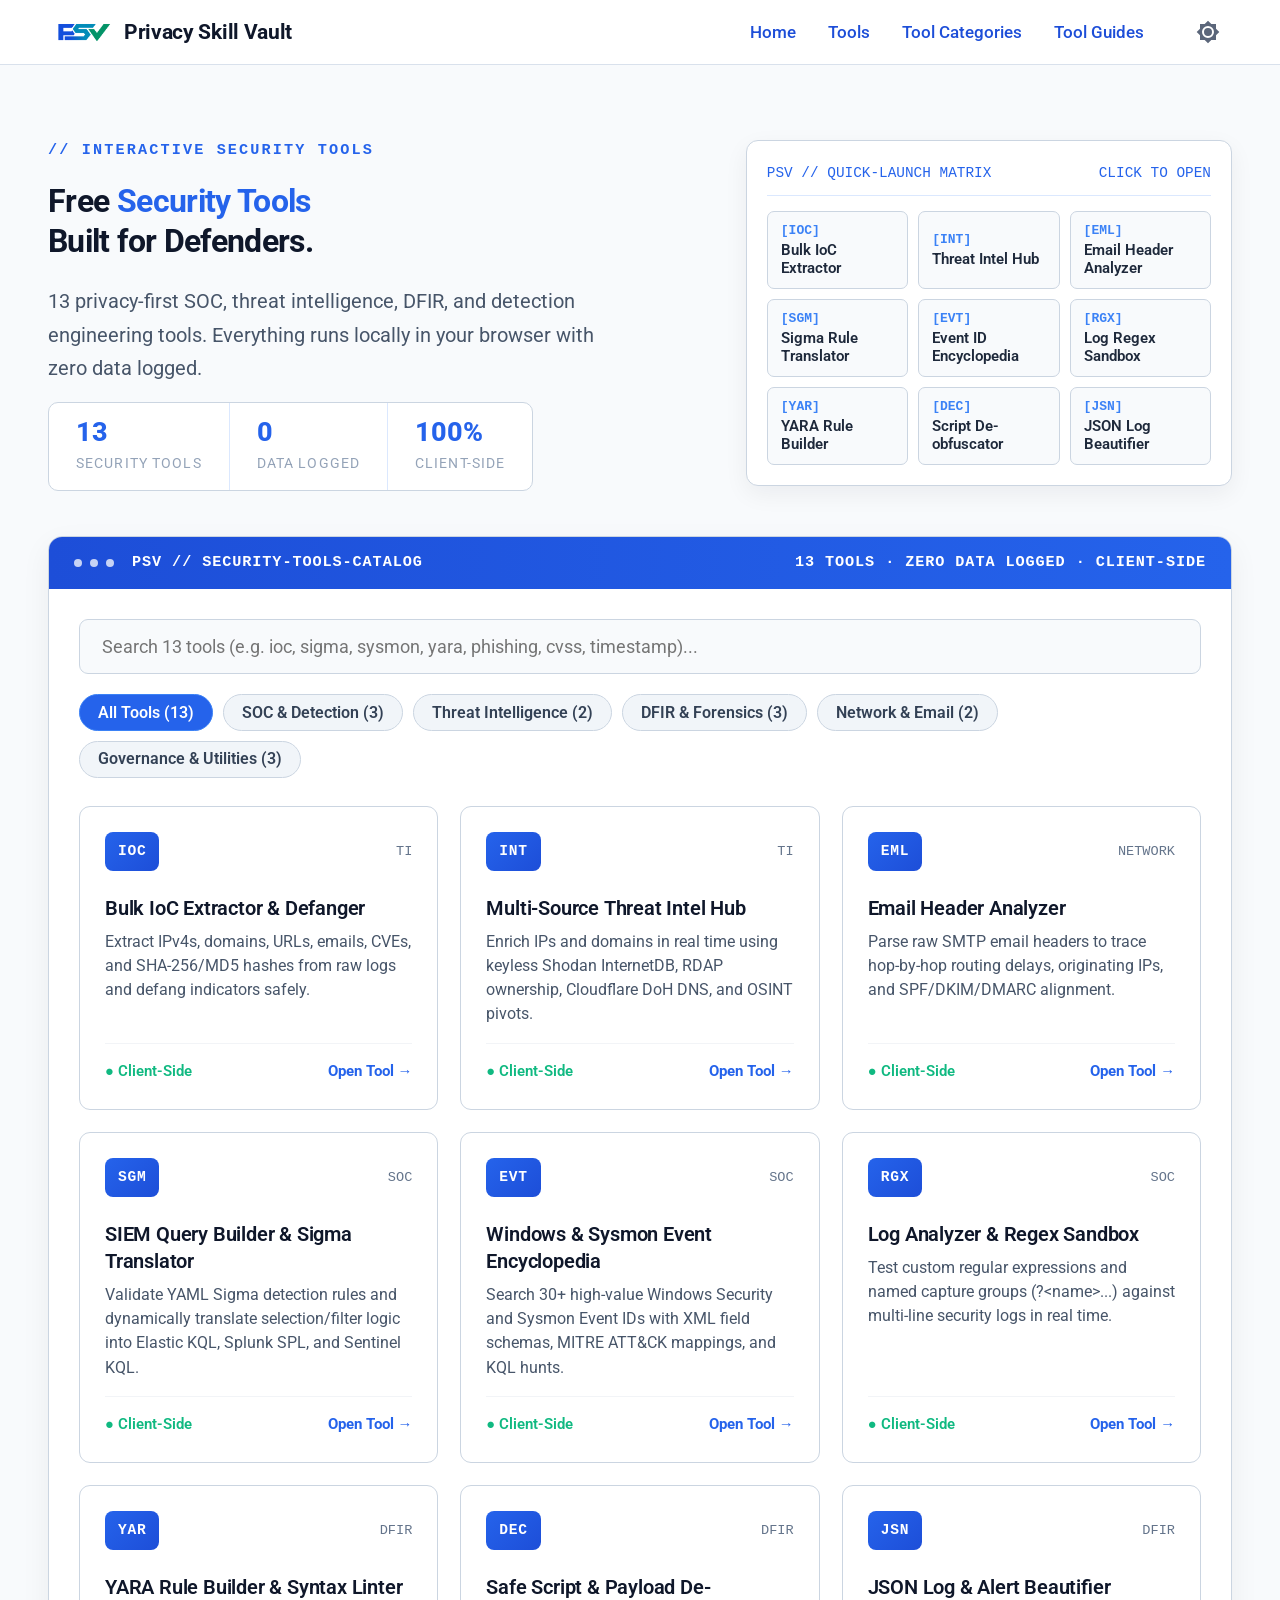
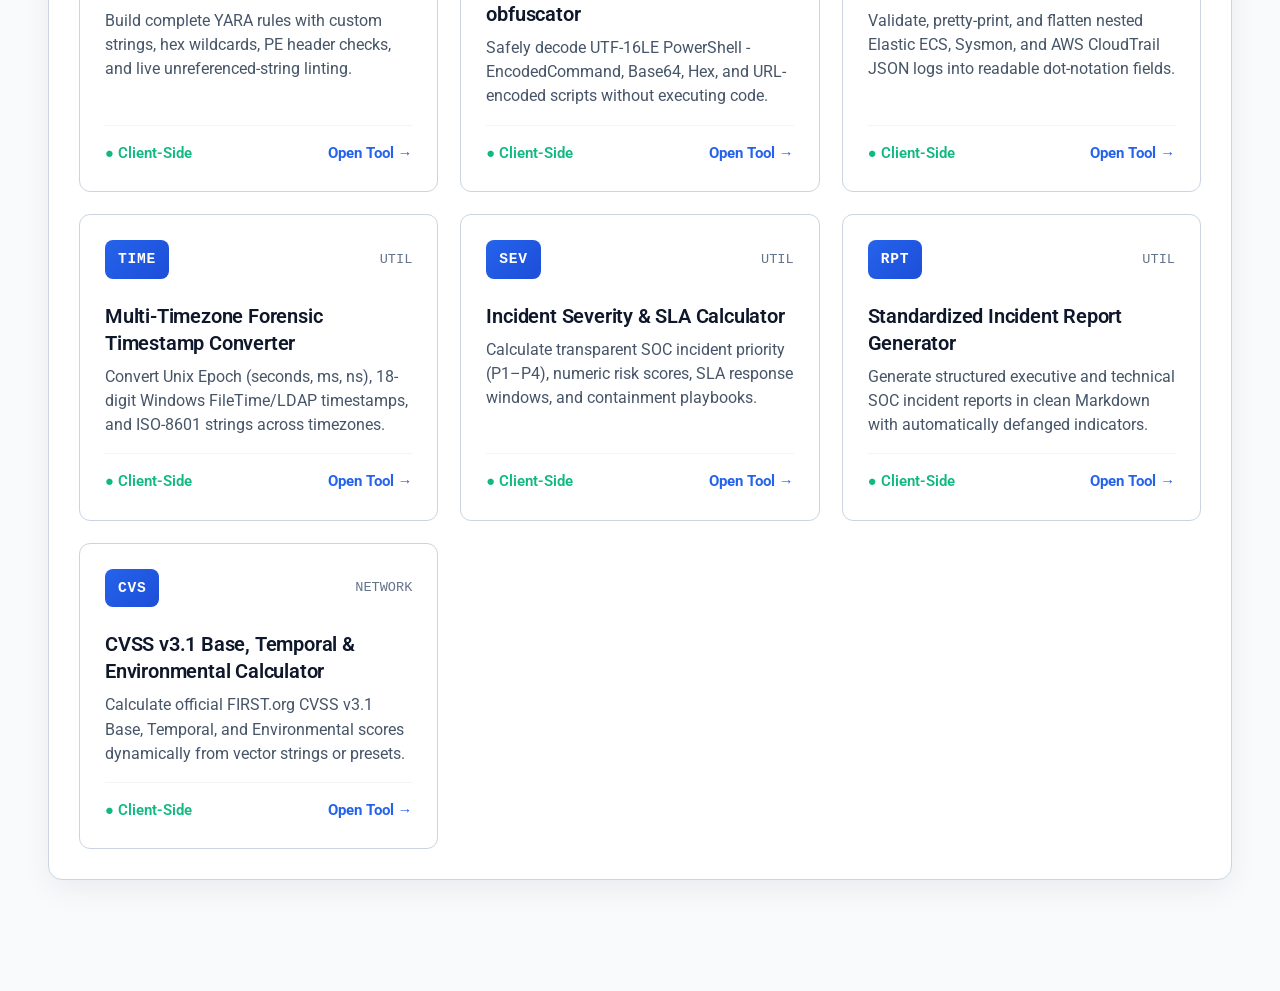
<file: tools/index.html>
<!doctype html>
<html lang="en" class="no-js">
  <head>
    
      <meta charset="utf-8">
      <meta name="viewport" content="width=device-width,initial-scale=1">
      
        <meta name="description" content="Privacy-first browser-based SOC and blue-team utilities">
      
      
        <meta name="author" content="Privacy Skill Vault">
      
      
        <link rel="canonical" href="https://tools.privacyskillvault.com/tools/">
      
      
      
      
        
      
      
      <link rel="icon" href="../assets/branding/favicon.ico">
      <meta name="generator" content="mkdocs-1.6.1, mkdocs-material-9.7.7">
    
    
      
        <title>Tools - Privacy Skill Vault</title>
      
    
    
      <link rel="stylesheet" href="../assets/stylesheets/main.ec1eaa64.min.css">
      
        
        <link rel="stylesheet" href="../assets/stylesheets/palette.ab4e12ef.min.css">
      
      


    
    
      
    
    
      
        
        
        <link rel="preconnect" href="https://fonts.gstatic.com" crossorigin>
        <link rel="stylesheet" href="https://fonts.googleapis.com/css?family=Roboto:300,300i,400,400i,700,700i%7CRoboto+Mono:400,400i,700,700i&display=fallback">
        <style>:root{--md-text-font:"Roboto";--md-code-font:"Roboto Mono"}</style>
      
    
    
      <link rel="stylesheet" href="../assets/css/psv-tools.css">
    
      <link rel="stylesheet" href="../stylesheets/extra.css">
    
      <link rel="stylesheet" href="../stylesheets/tools.css">
    
    <script>__md_scope=new URL("..",location),__md_hash=e=>[...e].reduce(((e,_)=>(e<<5)-e+_.charCodeAt(0)),0),__md_get=(e,_=localStorage,t=__md_scope)=>JSON.parse(_.getItem(t.pathname+"."+e)),__md_set=(e,_,t=localStorage,a=__md_scope)=>{try{t.setItem(a.pathname+"."+e,JSON.stringify(_))}catch(e){}}</script>
    
      

    
    
  </head>
  
  
    
    
      
    
    
    
    
    <body dir="ltr" data-md-color-scheme="default" data-md-color-primary="slate" data-md-color-accent="indigo">
  
    
    <input class="md-toggle" data-md-toggle="drawer" type="checkbox" id="__drawer" autocomplete="off">
    <input class="md-toggle" data-md-toggle="search" type="checkbox" id="__search" autocomplete="off">
    <label class="md-overlay" for="__drawer"></label>
    <div data-md-component="skip">
      
        
        <a href="#tools" class="md-skip">
          Skip to content
        </a>
      
    </div>
    <div data-md-component="announce">
      
    </div>
    
    
      <header class="md-header" data-md-component="header">
  <nav class="md-header__inner md-grid" aria-label="header.title">
    <a href="https://tools.privacyskillvault.com/" title="Privacy Skill Vault" class="md-header__button md-logo" aria-label="Privacy Skill Vault">
      <img src="../assets/branding/PSV-colored.png" alt="Privacy Skill Vault Logo">
    </a>
    <div class="md-header__title" data-md-component="header-title">
      <div class="md-header__ellipsis">
        <span class="psv-brand-title">Privacy Skill Vault</span>
      </div>
    </div>
    <nav id="psv-global-nav" class="psv-global-nav" aria-label="Global Navigation">
      <ul class="psv-global-nav__list">
        <li class="psv-global-nav__item">
          <a href=".." class="psv-global-nav__link">Home</a>
        </li>
        <li class="psv-global-nav__item">
          <a href="./" class="psv-global-nav__link">Tools</a>
        </li>
        <li class="psv-global-nav__item">
          <a href="../tool-categories/" class="psv-global-nav__link">Tool Categories</a>
        </li>
        <li class="psv-global-nav__item">
          <a href="../tool-guides/" class="psv-global-nav__link">Tool Guides</a>
        </li>
      </ul>
    </nav>
    
      
        <form class="md-header__option" data-md-component="palette">
  
    
    
    
    <input class="md-option" data-md-color-media="(prefers-color-scheme: light)" data-md-color-scheme="default" data-md-color-primary="slate" data-md-color-accent="indigo"  aria-label="Switch to dark mode"  type="radio" name="__palette" id="__palette_0">
    
      <label class="md-header__button md-icon" title="Switch to dark mode" for="__palette_1" hidden>
        <svg xmlns="http://www.w3.org/2000/svg" viewBox="0 0 24 24"><path d="M12 8a4 4 0 0 0-4 4 4 4 0 0 0 4 4 4 4 0 0 0 4-4 4 4 0 0 0-4-4m0 10a6 6 0 0 1-6-6 6 6 0 0 1 6-6 6 6 0 0 1 6 6 6 6 0 0 1-6 6m8-9.31V4h-4.69L12 .69 8.69 4H4v4.69L.69 12 4 15.31V20h4.69L12 23.31 15.31 20H20v-4.69L23.31 12z"/></svg>
      </label>
    
  
    
    
    
    <input class="md-option" data-md-color-media="(prefers-color-scheme: dark)" data-md-color-scheme="slate" data-md-color-primary="slate" data-md-color-accent="cyan"  aria-label="Switch to light mode"  type="radio" name="__palette" id="__palette_1">
    
      <label class="md-header__button md-icon" title="Switch to light mode" for="__palette_0" hidden>
        <svg xmlns="http://www.w3.org/2000/svg" viewBox="0 0 24 24"><path d="M12 18c-.89 0-1.74-.2-2.5-.55C11.56 16.5 13 14.42 13 12s-1.44-4.5-3.5-5.45C10.26 6.2 11.11 6 12 6a6 6 0 0 1 6 6 6 6 0 0 1-6 6m8-9.31V4h-4.69L12 .69 8.69 4H4v4.69L.69 12 4 15.31V20h4.69L12 23.31 15.31 20H20v-4.69L23.31 12z"/></svg>
      </label>
    
  
</form>
      
    
    <button
      type="button"
      class="psv-mobile-menu-toggle"
      aria-expanded="false"
      aria-controls="psv-global-nav"
      aria-label="Toggle navigation menu"
      onclick="
        const nav = document.getElementById('psv-global-nav');
        const isOpen = nav.classList.toggle('psv-global-nav--open');
        this.setAttribute('aria-expanded', isOpen ? 'true' : 'false');
      "
      onkeydown="
        if (event.key === 'Enter' || event.key === ' ') {
          event.preventDefault();
          const nav = document.getElementById('psv-global-nav');
          const isOpen = nav.classList.toggle('psv-global-nav--open');
          this.setAttribute('aria-expanded', isOpen ? 'true' : 'false');
        }
      "
    >
      <svg xmlns="http://www.w3.org/2000/svg" viewBox="0 0 24 24" width="24" height="24" fill="none" stroke="currentColor" stroke-width="2" stroke-linecap="round" stroke-linejoin="round">
        <line x1="3" y1="12" x2="21" y2="12"></line>
        <line x1="3" y1="6" x2="21" y2="6"></line>
        <line x1="3" y1="18" x2="21" y2="18"></line>
      </svg>
    </button>
  </nav>
</header>
    
    <div class="md-container" data-md-component="container">
      
      
        
          
        
      
      <main class="md-main" data-md-component="main">
        <div class="md-main__inner md-grid">
          
            
              
              <div class="md-sidebar md-sidebar--primary" data-md-component="sidebar" data-md-type="navigation" >
                <div class="md-sidebar__scrollwrap">
                  <div class="md-sidebar__inner">
                    



<nav class="md-nav md-nav--primary" aria-label="Navigation" data-md-level="0">
  <label class="md-nav__title" for="__drawer">
    <a href=".." title="Privacy Skill Vault" class="md-nav__button md-logo" aria-label="Privacy Skill Vault" data-md-component="logo">
      
  <img src="../assets/branding/PSV-colored.png" alt="logo">

    </a>
    Privacy Skill Vault
  </label>
  
  <ul class="md-nav__list" data-md-scrollfix>
    
      
      
  
  
  
  
    <li class="md-nav__item">
      <a href=".." class="md-nav__link">
        
  
  
  <span class="md-ellipsis">
    
  
    Tools
  

    
  </span>
  
  

      </a>
    </li>
  

    
  </ul>
</nav>
                  </div>
                </div>
              </div>
            
            
              
              <div class="md-sidebar md-sidebar--secondary" data-md-component="sidebar" data-md-type="toc" >
                <div class="md-sidebar__scrollwrap">
                  <div class="md-sidebar__inner">
                    

<nav class="md-nav md-nav--secondary" aria-label="Table of contents">
  
  
  
    
  
  
</nav>
                  </div>
                </div>
              </div>
            
          
          
            <div class="md-content" data-md-component="content">
              
              <article class="md-content__inner md-typeset">
                
                  



<h1 id="tools">Tools<a class="headerlink" href="#tools" title="Permanent link">&para;</a></h1>
<p>Tool content will be added later.</p>












                
              </article>
            </div>
          
          
<script>var target=document.getElementById(location.hash.slice(1));target&&target.name&&(target.checked=target.name.startsWith("__tabbed_"))</script>
        </div>
        
          <button type="button" class="md-top md-icon" data-md-component="top" hidden>
  
  <svg xmlns="http://www.w3.org/2000/svg" viewBox="0 0 24 24"><path d="M13 20h-2V8l-5.5 5.5-1.42-1.42L12 4.16l7.92 7.92-1.42 1.42L13 8z"/></svg>
  Back to top
</button>
        
      </main>
      
        <footer class="md-footer">
  
  <div class="md-footer-meta md-typeset">
    <div class="md-footer-meta__inner md-grid">
      <div class="md-copyright">
  
  
    Made with
    <a href="https://squidfunk.github.io/mkdocs-material/" target="_blank" rel="noopener">
      Material for MkDocs
    </a>
  
</div>
      
    </div>
  </div>
</footer>
      
    </div>
    <div class="md-dialog" data-md-component="dialog">
      <div class="md-dialog__inner md-typeset"></div>
    </div>
    
    
    
      
      
      <script id="__config" type="application/json">{"annotate": null, "base": "..", "features": ["navigation.instant", "navigation.tracking", "navigation.top", "content.code.copy", "content.action.view"], "search": "../assets/javascripts/workers/search.2c215733.min.js", "tags": null, "translations": {"clipboard.copied": "Copied to clipboard", "clipboard.copy": "Copy to clipboard", "search.result.more.one": "1 more on this page", "search.result.more.other": "# more on this page", "search.result.none": "No matching documents", "search.result.one": "1 matching document", "search.result.other": "# matching documents", "search.result.placeholder": "Type to start searching", "search.result.term.missing": "Missing", "select.version": "Select version"}, "version": null}</script>
    
    
      <script src="../assets/javascripts/bundle.d7400e89.min.js"></script>
      
        <script src="../javascripts/tools.js"></script>
      
    
  </body>
</html>
</file>
<file: assets/css/psv-tools.css>
/* Privacy Skill Vault SOC workbench theme overrides */
[data-md-color-scheme="slate"]{--psv-card-bg:#111a27;--psv-editor-bg:#0b111b;--psv-editor-fg:#e6edf7;--psv-border:#344256;--psv-text:#edf3fb;--psv-muted:#b7c4d6;--psv-accent:#67e8f9;--psv-good:#86efac;--psv-warn:#fcd34d;--psv-bad:#fda4af}
[data-md-color-scheme="default"]{--psv-card-bg:#fff;--psv-editor-bg:#f4f7fb;--psv-editor-fg:#182437;--psv-border:#c6d1df;--psv-text:#172033;--psv-muted:#46566d;--psv-accent:#075985;--psv-good:#166534;--psv-warn:#854d0e;--psv-bad:#9f1239}
.psv-tool-panel,.psv-tool-card,.psv-event-row,.psv-intel-card,.psv-template-list{color:var(--psv-text);background:var(--psv-card-bg);border-color:var(--psv-border)}
.psv-tool-panel{border:1px solid var(--psv-border);border-radius:12px;padding:clamp(14px,2vw,24px)}
.psv-tool-panel label,.psv-tool-panel h2,.psv-tool-panel h3,.psv-tool-panel h4,.psv-event-row b,.psv-intel-card h4{color:var(--psv-text)}
.psv-tool-panel p,.psv-tool-panel small,.psv-event-row p{color:var(--psv-muted)}
.psv-tool-panel textarea,.psv-tool-panel input,.psv-tool-panel select,.psv-tool-panel .psv-editor,.psv-tool-panel pre{color:var(--psv-editor-fg);background:var(--psv-editor-bg);border:1px solid var(--psv-border);border-radius:8px}
.psv-tool-panel textarea,.psv-tool-panel .psv-editor{width:100%;min-height:150px;padding:12px;font:13px/1.55 ui-monospace,SFMono-Regular,Consolas,monospace}
.psv-tool-panel input,.psv-tool-panel select{padding:9px;max-width:100%}
.psv-editor-split{display:grid;grid-template-columns:repeat(2,minmax(0,1fr));gap:14px}
.psv-template-list{display:flex;gap:8px;flex-wrap:wrap;padding:10px 0}
.psv-lint-status{white-space:pre-wrap;overflow-wrap:anywhere;padding:12px;border:1px solid var(--psv-border);border-radius:8px;background:var(--psv-editor-bg);color:var(--psv-text)}
.psv-lint-status.is-ok{border-color:var(--psv-good);color:var(--psv-good)}.psv-lint-status.is-error{border-color:var(--psv-bad);color:var(--psv-bad)}
.psv-status,.psv-badge{display:inline-flex;align-items:center;gap:5px;padding:3px 9px;border-radius:999px;border:1px solid var(--psv-border);background:var(--psv-card-bg);color:var(--psv-text);font-size:12px;font-weight:650}
.psv-status.is-good,.psv-badge.is-good{color:var(--psv-good);border-color:var(--psv-good)}.psv-status.is-warning,.psv-badge.is-warning{color:var(--psv-warn);border-color:var(--psv-warn)}.psv-status.is-danger,.psv-badge.is-danger{color:var(--psv-bad);border-color:var(--psv-bad)}
.psv-tool-panel button:focus-visible,.psv-tool-panel input:focus-visible,.psv-tool-panel select:focus-visible,.psv-tool-panel textarea:focus-visible{outline:3px solid var(--psv-accent);outline-offset:2px}
@media(max-width:720px){.psv-editor-split{grid-template-columns:minmax(0,1fr)}.psv-tool-panel{padding:14px}}
@media(prefers-reduced-motion:reduce){.psv-tool-panel *{scroll-behavior:auto!important;transition:none!important}}

/* Full-width application layout and main-navbar theme integration */
:root{--psv-font-ui:Inter,-apple-system,BlinkMacSystemFont,"Segoe UI",sans-serif;--psv-font-mono:"JetBrains Mono","Fira Code",ui-monospace,SFMono-Regular,monospace}
html,body,.md-container,.md-typeset{font-family:var(--psv-font-ui)!important}
code,pre,kbd,samp,.psv-output,.psv-console-top,.psv-eyebrow,.psv-tool-index{font-family:var(--psv-font-mono)!important}
.md-grid{max-width:1440px!important;width:95%!important}
.md-content__inner{margin:0!important;padding-top:.5rem!important;max-width:100%!important}
.md-content__inner>h1:first-child{display:none!important}
.md-sidebar--primary,.md-sidebar--secondary{display:none!important}
.md-content{max-width:100%!important}
[data-md-color-scheme="slate"]{--psv-canvas:#060b14;--psv-card-bg:#0f172a;--psv-editor-bg:#060b14;--psv-editor-fg:#e6edf7;--psv-border:#263449;--psv-text:#edf3fb;--psv-muted:#a4b1c4;--psv-accent:#67e8f9;--psv-good:#86efac;--psv-warn:#fcd34d;--psv-bad:#fda4af}
[data-md-color-scheme="default"]{--psv-canvas:#f8fafc;--psv-card-bg:#fff;--psv-editor-bg:#f1f5f9;--psv-editor-fg:#172033;--psv-border:#dbe3ed;--psv-text:#172033;--psv-muted:#526176;--psv-accent:#075985;--psv-good:#166534;--psv-warn:#854d0e;--psv-bad:#9f1239}
body,.md-container,.md-main,.md-main__inner,.md-content,.md-content__inner{background:var(--psv-canvas,#060b14)!important}
.psv-console{width:100%;box-sizing:border-box;margin:0;padding:0!important;border:0!important;border-radius:0!important;box-shadow:none!important;background:transparent!important;color:var(--psv-text);font-family:var(--psv-font-ui);overflow:visible!important}
.psv-console-top{border-bottom:1px solid var(--psv-border);padding:0 0 12px}
.psv-theme-btn{display:none!important}
.psv-app-layout{display:grid;grid-template-columns:280px minmax(0,1fr);gap:22px;align-items:start;margin-top:20px}
.psv-tool-rail{min-width:0;position:sticky;top:16px;max-height:calc(100vh - 32px);overflow:auto;padding:14px;border:1px solid var(--psv-border);border-radius:14px;background:var(--psv-card-bg)}
.psv-tool-rail .psv-tool-grid{display:flex;flex-direction:column;gap:6px}
.psv-tool-rail .psv-tool-card{display:grid;grid-template-columns:28px minmax(0,1fr);gap:3px 8px;min-height:0;padding:10px;border-radius:8px}
.psv-tool-rail .psv-tool-index{grid-row:span 2;margin:2px 0 0}
.psv-tool-rail .psv-tool-title{margin:0;font-size:12px}
.psv-tool-rail .psv-tool-desc{display:none}
.psv-tool-rail .psv-tool-open{grid-column:2;margin-top:4px;font-size:10px}
.psv-workspace-main{min-width:0;scroll-margin-top:20px}
#psv-workspace{min-width:0}
.psv-tool-panel{margin:0;min-width:0;border:1px solid var(--psv-border);border-radius:14px;background:var(--psv-card-bg)}
.psv-tool-panel[hidden]{display:none!important}
.psv-workspace-empty{padding:28px;border:1px dashed var(--psv-border);border-radius:14px;color:var(--psv-muted);background:var(--psv-card-bg)}
.psv-intel-dashboard{display:grid;gap:14px;margin-top:18px}
.psv-intel-banner{display:grid;grid-template-columns:100px minmax(0,1fr) auto;gap:18px;align-items:center;padding:18px;border:1px solid var(--psv-border);border-radius:12px;background:var(--psv-editor-bg)}
.psv-risk-gauge{width:88px;height:88px;border-radius:50%;display:grid;place-items:center;background:conic-gradient(var(--psv-risk-color,#22c55e) calc(var(--risk,0)*1%),var(--psv-border) 0);position:relative}
.psv-risk-gauge:before{content:"";position:absolute;inset:8px;border-radius:50%;background:var(--psv-card-bg)}
.psv-risk-gauge strong{position:relative;z-index:1;font:700 22px var(--psv-font-mono);color:var(--psv-text)}
.psv-intel-section{min-width:0;padding:16px;border:1px solid var(--psv-border);border-radius:12px;background:var(--psv-card-bg)}
.psv-intel-section h3{margin:0 0 12px;color:var(--psv-text);font-size:15px}
.psv-intel-kv{display:grid;grid-template-columns:repeat(2,minmax(0,1fr));gap:10px;margin:0}
.psv-intel-kv div{padding:10px;border-radius:8px;background:var(--psv-editor-bg);min-width:0}
.psv-intel-kv dt{font-size:10px;color:var(--psv-muted);text-transform:uppercase;letter-spacing:.07em}
.psv-intel-kv dd{margin:4px 0 0;font-size:12px;color:var(--psv-text);overflow-wrap:anywhere}
.psv-intel-table-wrap{overflow-x:auto}
.psv-intel-table{border-collapse:collapse;width:100%;font-size:12px}
.psv-intel-table th,.psv-intel-table td{padding:9px 10px;text-align:left;vertical-align:top;border-bottom:1px solid var(--psv-border);overflow-wrap:anywhere}
.psv-intel-table th{color:var(--psv-muted);font-weight:700}
.psv-intel-note{color:var(--psv-muted);font-size:11px;line-height:1.6}
.psv-intel-corner-links{display:flex;gap:8px;flex-wrap:wrap;justify-content:flex-end}
.psv-intel-corner-links a{color:var(--psv-accent);font-size:12px;text-decoration:none}
.psv-intel-key-row{display:grid;grid-template-columns:repeat(2,minmax(0,1fr));gap:10px;margin:10px 0}
.psv-intel-key-row input{width:100%;box-sizing:border-box}
.psv-app-footer{display:flex;justify-content:space-between;flex-wrap:wrap;gap:8px;margin:24px 0 8px;padding:12px 0;border-top:1px solid var(--psv-border);color:var(--psv-muted);font-size:11px}
@media(max-width:900px){.psv-app-layout{grid-template-columns:1fr}.psv-tool-rail{position:static;max-height:none}.psv-tool-rail .psv-tool-grid{display:grid;grid-template-columns:repeat(2,minmax(0,1fr))}.psv-intel-banner{grid-template-columns:80px minmax(0,1fr)}.psv-intel-corner-links{grid-column:1/-1;justify-content:flex-start}}
@media(max-width:560px){.md-grid{width:96%!important}.psv-tool-rail .psv-tool-grid{grid-template-columns:1fr}.psv-intel-kv,.psv-intel-key-row{grid-template-columns:1fr}.psv-intel-banner{grid-template-columns:1fr}}

/* Keep the initial workspace close to the first viewport. */
.psv-hero{padding:20px 0 18px;max-width:none}.psv-hero h1{font-size:clamp(1.8rem,4vw,3rem);margin-bottom:10px}.psv-hero p{margin:0;max-width:900px}.psv-hero-stats{margin-top:12px}
</file>
<file: stylesheets/extra.css>
/* ==========================================================================
   PRIVACY SKILL VAULT — DESIGN SYSTEM MASTER STYLESHEET
   Platform Reference Implementation: learn-vault
   Visual Direction: Hybrid (Technical Documentation + Cyber Operations)
   ========================================================================== */

/* ==========================================================================
   1. PSV DESIGN TOKENS (CSS Custom Properties)
   ========================================================================== */

:root {
  /* Typography Stacks (Privacy-First: Zero External Font Calls) */
  --psv-font-sans: -apple-system, BlinkMacSystemFont, "Segoe UI", Roboto, Helvetica, Arial, sans-serif;
  --psv-font-mono: ui-monospace, SFMono-Regular, Menlo, Monaco, Consolas, "Liberation Mono", monospace;

  /* Spacing Scale */
  --psv-space-1: 4px;
  --psv-space-2: 8px;
  --psv-space-3: 12px;
  --psv-space-4: 16px;
  --psv-space-6: 24px;
  --psv-space-8: 32px;
  --psv-space-12: 48px;
  --psv-space-16: 64px;

  /* Radii & Transitions */
  --psv-radius-sm: 4px;
  --psv-radius-md: 8px;
  --psv-radius-lg: 12px;
  --psv-transition: color 150ms ease, background-color 150ms ease, border-color 150ms ease, box-shadow 150ms ease;

  /* Semantic Tokens (Shared) */
  --psv-success: #059669;
  --psv-warning: #D97706;
  --psv-danger:  #DC2626;
  --psv-info:    #2563EB;
}

/* --------------------------------------------------------------------------
   Theme: Light Mode
   -------------------------------------------------------------------------- */
[data-md-color-scheme="default"] {
  --psv-bg:               #F7F9FC;
  --psv-surface:          #FFFFFF;
  --psv-surface-elevated: #F0F4F9;
  --psv-border:           #D9E1EC;
  --psv-text:             #0F172A;
  --psv-text-muted:       #5B667A;
  --psv-primary:          #1D4ED8;
  --psv-primary-hover:    #1E40AF;
  --psv-accent:           #0891B2;
  --psv-accent-subtle:    rgba(8, 145, 178, 0.08);
  --psv-code-bg:          #EDF2F7;
  --psv-code-text:        #0F172A;
  --psv-shadow:           0 1px 3px 0 rgba(15, 23, 42, 0.06), 0 1px 2px -1px rgba(15, 23, 42, 0.04);
  --psv-shadow-elevated:  0 4px 6px -1px rgba(15, 23, 42, 0.08), 0 2px 4px -2px rgba(15, 23, 42, 0.04);

  /* Material Core Overrides */
  --md-default-bg-color:          var(--psv-bg);
  --md-default-fg-color:          var(--psv-text);
  --md-default-fg-color--light:   var(--psv-text-muted);
  --md-default-fg-color--lighter: rgba(91, 102, 122, 0.6);
  --md-primary-fg-color:          var(--psv-surface);
  --md-primary-bg-color:          var(--psv-text);
  --md-accent-fg-color:           var(--psv-primary);
  --md-typeset-color:             var(--psv-text);
  --md-typeset-a-color:           var(--psv-primary);

  /* Code Blocks */
  --md-code-bg-color:             var(--psv-code-bg);
  --md-code-fg-color:             var(--psv-code-text);

  /* Admonitions */
  --psv-admonition-bg:            var(--psv-surface);
  --psv-admonition-border:        var(--psv-border);
}

/* --------------------------------------------------------------------------
   Theme: Dark Mode (Primary PSV Identity: Deep Navy + Electric Blue + Cyan)
   -------------------------------------------------------------------------- */
[data-md-color-scheme="slate"] {
  --psv-bg:               #070B14;
  --psv-surface:          #0B1220;
  --psv-surface-elevated: #111A2B;
  --psv-border:           #1B263A;
  --psv-text:             #E8EEF8;
  --psv-text-muted:       #9AA8BC;
  --psv-primary:          #3B82F6;
  --psv-primary-hover:    #60A5FA;
  --psv-accent:           #22D3EE;
  --psv-accent-subtle:    rgba(34, 211, 238, 0.08);
  --psv-code-bg:          #080E1A;
  --psv-code-text:        #E2E8F0;
  --psv-shadow:           0 1px 3px 0 rgba(0, 0, 0, 0.3), 0 1px 2px -1px rgba(0, 0, 0, 0.2);
  --psv-shadow-elevated:  0 4px 6px -1px rgba(0, 0, 0, 0.4), 0 2px 4px -2px rgba(0, 0, 0, 0.3);

  /* Semantic Dark Overrides */
  --psv-success:          #34D399;
  --psv-warning:          #F59E0B;
  --psv-danger:           #F87171;
  --psv-info:             #60A5FA;

  /* Material Core Overrides */
  --md-default-bg-color:          var(--psv-bg);
  --md-default-fg-color:          var(--psv-text);
  --md-default-fg-color--light:   var(--psv-text-muted);
  --md-default-fg-color--lighter: rgba(154, 168, 188, 0.4);
  --md-primary-fg-color:          var(--psv-surface);
  --md-primary-bg-color:          var(--psv-text);
  --md-accent-fg-color:           var(--psv-accent);
  --md-typeset-color:             var(--psv-text);
  --md-typeset-a-color:           var(--psv-primary);

  /* Code Blocks */
  --md-code-bg-color:             var(--psv-code-bg);
  --md-code-fg-color:             var(--psv-code-text);

  /* Admonitions */
  --psv-admonition-bg:            var(--psv-surface);
  --psv-admonition-border:        var(--psv-border);
}

/* ==========================================================================
   2. TYPOGRAPHY & BASE STYLES
   ========================================================================== */

body, input {
  font-family: var(--psv-font-sans);
  -webkit-font-smoothing: antialiased;
  -moz-osx-font-smoothing: grayscale;
}

code, kbd, pre {
  font-family: var(--psv-font-mono) !important;
}

/* Retain Material's default body font size; enforce readable line spacing */
.md-typeset {
  line-height: 1.7;
}

.md-typeset h1 {
  color: var(--psv-text);
  font-weight: 700;
  letter-spacing: -0.02em;
  line-height: 1.25;
  margin-bottom: var(--psv-space-6);
}

.md-typeset h2 {
  color: var(--psv-text);
  font-weight: 600;
  letter-spacing: -0.015em;
  line-height: 1.3;
  margin-top: var(--psv-space-8);
  margin-bottom: var(--psv-space-4);
  border-bottom: 1px solid var(--psv-border);
  padding-bottom: var(--psv-space-2);
}

.md-typeset h3 {
  color: var(--psv-text);
  font-weight: 600;
  letter-spacing: -0.01em;
  line-height: 1.35;
  margin-top: var(--psv-space-6);
  margin-bottom: var(--psv-space-2);
}

.md-typeset h4 {
  color: var(--psv-text-muted);
  font-weight: 600;
  text-transform: uppercase;
  letter-spacing: 0.04em;
  margin-top: var(--psv-space-4);
  margin-bottom: var(--psv-space-2);
}

.md-typeset p,
.md-typeset ul,
.md-typeset ol {
  margin-bottom: var(--psv-space-4);
}

.md-typeset hr {
  border-bottom: 1px solid var(--psv-border);
  margin: var(--psv-space-8) 0;
}

/* ==========================================================================
   3. HEADER, TABS & NAVIGATION
   ========================================================================== */

/* Main Header */
.md-header {
  background-color: var(--psv-surface) !important;
  color: var(--psv-text) !important;
  border-bottom: 1px solid var(--psv-border);
  box-shadow: none;
}

.md-header__topic {
  font-weight: 600;
  letter-spacing: -0.01em;
  color: var(--psv-text) !important;
}

.md-header__button {
  color: var(--psv-text-muted) !important;
  transition: var(--psv-transition);
}

.md-header__button:hover {
  color: var(--psv-accent) !important;
}

/* Navigation Tabs (Top Horizontal Bar) */
.md-tabs {
  background-color: var(--psv-surface) !important;
  border-bottom: 1px solid var(--psv-border);
}

.md-tabs__link {
  color: var(--psv-text-muted) !important;
  font-weight: 500;
  opacity: 1 !important;
  transition: var(--psv-transition);
}

.md-tabs__link:hover {
  color: var(--psv-accent) !important;
}

.md-tabs__item--active .md-tabs__link {
  color: var(--psv-primary) !important;
  font-weight: 600;
  border-bottom: 2px solid var(--psv-primary);
}

/* Sidebar Navigation */
.md-sidebar--primary {
  background-color: var(--psv-bg);
}

.md-nav__title {
  color: var(--psv-text) !important;
  font-weight: 600;
  letter-spacing: 0.02em;
}

.md-nav__link {
  color: var(--psv-text-muted);
  transition: var(--psv-transition);
  border-radius: var(--psv-radius-sm);
  padding: var(--psv-space-1) var(--psv-space-2);
}

.md-nav__link:hover {
  color: var(--psv-accent);
  background-color: var(--psv-accent-subtle);
}

.md-nav__item--active > .md-nav__link {
  color: var(--psv-primary) !important;
  font-weight: 600;
  background-color: var(--psv-surface-elevated);
}

/* Table of Contents (Right Sidebar) */
.md-sidebar--secondary .md-nav__link--active {
  color: var(--psv-primary) !important;
  border-left: 2px solid var(--psv-primary);
  padding-left: var(--psv-space-2);
}

/* ==========================================================================
   4. LINKS & BUTTONS
   ========================================================================== */

.md-typeset a {
  color: var(--psv-primary);
  text-decoration: none;
  font-weight: 500;
  transition: var(--psv-transition);
}

.md-typeset a:hover {
  color: var(--psv-accent);
  text-decoration: underline;
  text-underline-offset: 3px;
}

/* Material Button Overrides */
.md-typeset .md-button {
  font-weight: 600;
  border-radius: var(--psv-radius-md);
  padding: 0.5em 1.25em;
  transition: var(--psv-transition);
  border: 1px solid var(--psv-border);
}

.md-typeset .md-button--primary {
  background-color: var(--psv-primary);
  color: #FFFFFF !important;
  border-color: var(--psv-primary);
}

.md-typeset .md-button--primary:hover {
  background-color: var(--psv-primary-hover);
  border-color: var(--psv-primary-hover);
  box-shadow: 0 0 12px rgba(59, 130, 246, 0.25);
}

.md-typeset .md-button:not(.md-button--primary) {
  background-color: var(--psv-surface);
  color: var(--psv-text);
}

.md-typeset .md-button:not(.md-button--primary):hover {
  border-color: var(--psv-accent);
  color: var(--psv-accent);
  background-color: var(--psv-surface-elevated);
}

/* ==========================================================================
   5. SEARCH
   ========================================================================== */

.md-search__inner {
  background-color: var(--psv-surface-elevated);
  border: 1px solid var(--psv-border);
  border-radius: var(--psv-radius-md);
}

.md-search__form {
  background-color: transparent;
}

.md-search__input {
  color: var(--psv-text) !important;
}

.md-search__input::placeholder {
  color: var(--psv-text-muted);
}

.md-search-result__meta {
  background-color: var(--psv-surface-elevated);
  color: var(--psv-text-muted);
  border-bottom: 1px solid var(--psv-border);
}

.md-search-result__item {
  border-bottom: 1px solid var(--psv-border);
}

.md-search-result__link:hover,
.md-search-result__link:focus {
  background-color: var(--psv-accent-subtle);
}

/* ==========================================================================
   6. CODE BLOCKS & INLINE CODE
   ========================================================================== */

/* Inline code chips */
.md-typeset code {
  background-color: var(--psv-code-bg);
  color: var(--psv-code-text);
  border: 1px solid var(--psv-border);
  border-radius: var(--psv-radius-sm);
  padding: 0.15em 0.4em;
  font-size: 0.85em;
  font-weight: 500;
  box-decoration-break: clone;
  -webkit-box-decoration-break: clone;
}

/* Fenced code block wrapper */
.md-typeset pre > code {
  border: none;
  padding: 0;
  background-color: transparent;
  line-height: 1.6;
}

.highlighttable,
.highlight {
  background-color: var(--psv-code-bg);
  border: 1px solid var(--psv-border);
  border-radius: var(--psv-radius-md);
  margin-bottom: var(--psv-space-4);
  box-shadow: var(--psv-shadow);
}

.md-clipboard {
  color: var(--psv-text-muted);
  transition: var(--psv-transition);
}

.md-clipboard:hover {
  color: var(--psv-accent);
}

/* ==========================================================================
   7. ADMONITIONS (Material Selectors + Custom Security Admonition)
   ========================================================================== */

.md-typeset .admonition,
.md-typeset details {
  background-color: var(--psv-admonition-bg);
  border: 1px solid var(--psv-admonition-border);
  border-left: 4px solid var(--psv-border);
  border-radius: var(--psv-radius-md);
  box-shadow: var(--psv-shadow);
  margin-bottom: var(--psv-space-4);
}

.md-typeset .admonition-title,
.md-typeset summary {
  font-weight: 600;
  letter-spacing: 0.01em;
  border-bottom: 1px solid transparent;
  padding: var(--psv-space-2) var(--psv-space-3);
}

/* Note */
.md-typeset .admonition.note,
.md-typeset details.note {
  border-left-color: var(--psv-text-muted);
}
.md-typeset .admonition.note > .admonition-title,
.md-typeset details.note > summary {
  background-color: rgba(91, 102, 122, 0.06);
}

/* Info (Blue) */
.md-typeset .admonition.info,
.md-typeset details.info {
  border-left-color: var(--psv-info);
}
.md-typeset .admonition.info > .admonition-title,
.md-typeset details.info > summary {
  background-color: rgba(37, 99, 235, 0.08);
}

/* Tip / Success (Green) */
.md-typeset .admonition.tip,
.md-typeset details.tip,
.md-typeset .admonition.success,
.md-typeset details.success {
  border-left-color: var(--psv-success);
}
.md-typeset .admonition.tip > .admonition-title,
.md-typeset details.tip > summary,
.md-typeset .admonition.success > .admonition-title,
.md-typeset details.success > summary {
  background-color: rgba(5, 150, 105, 0.08);
}

/* Warning (Amber) */
.md-typeset .admonition.warning,
.md-typeset details.warning {
  border-left-color: var(--psv-warning);
}
.md-typeset .admonition.warning > .admonition-title,
.md-typeset details.warning > summary {
  background-color: rgba(217, 119, 6, 0.08);
}

/* Danger (Red) */
.md-typeset .admonition.danger,
.md-typeset details.danger {
  border-left-color: var(--psv-danger);
}
.md-typeset .admonition.danger > .admonition-title,
.md-typeset details.danger > summary {
  background-color: rgba(220, 38, 38, 0.08);
}

/* Custom Security Directive (Cyan Accent) */
.md-typeset .admonition.security,
.md-typeset details.security {
  border-left-color: var(--psv-accent);
}
.md-typeset .admonition.security > .admonition-title,
.md-typeset details.security > summary {
  background-color: var(--psv-accent-subtle);
  color: var(--psv-accent);
}

/* ==========================================================================
   8. TABLES
   ========================================================================== */

.md-typeset table:not([class]) {
  border: 1px solid var(--psv-border);
  border-radius: var(--psv-radius-md);
  border-collapse: separate;
  border-spacing: 0;
  width: 100%;
  margin-bottom: var(--psv-space-6);
  background-color: var(--psv-surface);
  box-shadow: var(--psv-shadow);
  overflow: hidden;
}

.md-typeset table:not([class]) th {
  background-color: var(--psv-surface-elevated);
  color: var(--psv-text);
  font-weight: 600;
  border-bottom: 1px solid var(--psv-border);
  padding: var(--psv-space-2) var(--psv-space-3);
  text-align: left;
}

.md-typeset table:not([class]) td {
  border-bottom: 1px solid var(--psv-border);
  padding: var(--psv-space-2) var(--psv-space-3);
}

.md-typeset table:not([class]) tr:last-child td {
  border-bottom: none;
}

.md-typeset table:not([class]) tbody tr:hover {
  background-color: var(--psv-surface-elevated);
}

/* ==========================================================================
   9. CARD PRIMITIVES
   ========================================================================== */

.psv-card-grid {
  display: grid;
  grid-template-columns: repeat(auto-fit, minmax(280px, 1fr));
  gap: var(--psv-space-4);
  margin: var(--psv-space-6) 0;
}

.psv-card {
  background-color: var(--psv-surface);
  border: 1px solid var(--psv-border);
  border-radius: var(--psv-radius-lg);
  padding: var(--psv-space-6);
  box-shadow: var(--psv-shadow);
  transition: var(--psv-transition);
  display: flex;
  flex-direction: column;
}

.psv-card:hover {
  border-color: var(--psv-accent);
  box-shadow: var(--psv-shadow-elevated);
  transform: translateY(-1px);
}

.psv-card__title {
  font-weight: 600;
  color: var(--psv-text);
  margin-top: 0;
  margin-bottom: var(--psv-space-2);
}

.psv-card__body {
  color: var(--psv-text-muted);
  flex-grow: 1;
  margin-bottom: var(--psv-space-4);
  line-height: 1.6;
}

.psv-card__meta {
  font-size: 0.75rem;
  font-weight: 600;
  text-transform: uppercase;
  letter-spacing: 0.05em;
  color: var(--psv-accent);
}

/* ==========================================================================
   10. FOCUS STATES & ACCESSIBILITY
   ========================================================================== */

a:focus-visible,
button:focus-visible,
input:focus-visible,
.md-nav__link:focus-visible,
.md-button:focus-visible {
  outline: 2px solid var(--psv-accent) !important;
  outline-offset: 2px !important;
}

@media (prefers-reduced-motion: reduce) {
  *, ::before, ::after {
    animation-duration: 0.01ms !important;
    animation-iteration-count: 1 !important;
    transition-duration: 0.01ms !important;
    scroll-behavior: auto !important;
  }
  .psv-card:hover {
    transform: none !important;
  }
}

/* ==========================================================================
   11. RESPONSIVE ADJUSTMENTS
   ========================================================================== */

@media screen and (max-width: 76.1875em) {
  .md-nav--primary .md-nav__title {
    background-color: var(--psv-surface);
    color: var(--psv-text) !important;
  }
}

@media screen and (max-width: 45em) {
  .psv-card-grid {
    grid-template-columns: 1fr;
  }
}

/* ==========================================================================
   12. PHASE 5B REFINEMENT: GLOBAL HEADER, NAVIGATION & SIDEBAR SUPPRESSION
   ========================================================================== */

/* --------------------------------------------------------------------------
   Sidebar Removal & Canvas Centering
   -------------------------------------------------------------------------- */
/* Hide Left Sidebar Drawer and Right Table-of-Contents Sidebar */
.md-sidebar--primary,
.md-sidebar--secondary {
  display: none !important;
  width: 0 !important;
  visibility: hidden !important;
}

/* Re-center documentation body within clean readable constraints */
.md-main__inner {
  margin: 0 auto !important;
  max-width: 960px !important;
  padding: var(--psv-space-6) var(--psv-space-4) !important;
}

.md-content {
  max-width: 100% !important;
  margin: 0 auto !important;
}

/* --------------------------------------------------------------------------
   Header Customization & Search Removal
   -------------------------------------------------------------------------- */
/* Suppress visible search container and repo link from the global header */
.md-search,
.md-header__source {
  display: none !important;
}

/* Header Container Layout */
.md-header__inner {
  max-width: 1200px !important;
  margin: 0 auto !important;
  padding: 0 var(--psv-space-4) !important;
  display: flex !important;
  align-items: center !important;
  justify-content: space-between !important;
}

/* Brand Display: Logo + Site Name strictly "Privacy Skill Vault" */
.md-header__button.md-logo {
  margin-right: var(--psv-space-2) !important;
  padding: 0 !important;
}

.md-header__button.md-logo img,
.md-header__button.md-logo svg {
  height: 28px !important;
  width: 28px !important;
}

.md-header__topic:first-child {
  font-weight: 700 !important;
  font-size: 1.05rem !important;
  letter-spacing: -0.015em !important;
  color: var(--psv-text) !important;
}

/* Hide secondary topic trail (e.g. "Privacy Skill Vault — Learn") */
.md-header__topic + .md-header__topic {
  display: none !important;
}

/* --------------------------------------------------------------------------
   Top Navigation Tabs (Desktop Header Menu Integration)
   -------------------------------------------------------------------------- */
.md-tabs {
  background-color: transparent !important;
  border-bottom: none !important;
  display: flex !important;
  justify-content: flex-end !important;
}

.md-tabs__list {
  display: flex !important;
  gap: var(--psv-space-2) !important;
  list-style: none !important;
  margin: 0 !important;
  padding: 0 !important;
}

.md-tabs__item {
  height: auto !important;
  display: flex !important;
  align-items: center !important;
}

.md-tabs__link {
  font-family: var(--psv-font-sans) !important;
  font-size: 0.85rem !important;
  font-weight: 500 !important;
  color: var(--psv-text-muted) !important;
  padding: var(--psv-space-1) var(--psv-space-3) !important;
  border-radius: var(--psv-radius-sm) !important;
  border-bottom: none !important;
  opacity: 1 !important;
  transition: var(--psv-transition) !important;
}

.md-tabs__link:hover {
  color: var(--psv-accent) !important;
  background-color: var(--psv-accent-subtle) !important;
}

/* Active Menu Item State */
.md-tabs__item--active .md-tabs__link {
  color: var(--psv-primary) !important;
  font-weight: 600 !important;
  background-color: var(--psv-surface-elevated) !important;
  border: 1px solid var(--psv-border) !important;
}

/* Theme Toggle Positioning */
.md-header__option {
  margin-left: var(--psv-space-3) !important;
}

/* --------------------------------------------------------------------------
   Mobile & Tablet Responsive Adaptations
   -------------------------------------------------------------------------- */
@media screen and (max-width: 76.1875em) {
  /* On mobile/tablet, wrap tabs cleanly below header brand without clipping */
  .md-tabs {
    display: block !important;
    overflow-x: auto !important;
    white-space: nowrap !important;
    background-color: var(--psv-surface) !important;
    border-bottom: 1px solid var(--psv-border) !important;
    padding: var(--psv-space-2) var(--psv-space-4) !important;
  }

  .md-tabs__list {
    justify-content: flex-start !important;
  }

  .md-header__topic:first-child {
    font-size: 0.95rem !important;
  }
}


/* ==========================================================================
   12. PHASE 5B: GLOBAL BRANDING, HEADER & SIDEBAR REMOVAL
   ========================================================================== */

.md-sidebar--primary,
.md-sidebar--secondary {
  display: none !important;
  width: 0 !important;
  visibility: hidden !important;
}

.md-main__inner {
  margin: 0 auto !important;
  max-width: 960px !important;
  padding: var(--psv-space-8) var(--psv-space-4) !important;
}

.md-content {
  max-width: 100% !important;
  margin: 0 auto !important;
}

.md-tabs {
  display: none !important;
}

.md-header {
  background-color: var(--psv-surface) !important;
  border-bottom: 1px solid var(--psv-border);
  box-shadow: none !important;
  position: sticky;
  top: 0;
  z-index: 100;
}

.md-header__inner {
  max-width: 1200px !important;
  margin: 0 auto !important;
  padding: 0 var(--psv-space-4) !important;
  display: flex !important;
  align-items: center !important;
  justify-content: space-between !important;
  height: 64px;
}

.md-header__button.md-logo {
  margin-right: var(--psv-space-2) !important;
  padding: 0 !important;
  display: flex;
  align-items: center;
}

.md-header__button.md-logo img {
  height: 32px !important;
  width: auto !important;
  max-width: 160px;
  object-fit: contain;
}

.psv-brand-title {
  font-family: var(--psv-font-sans);
  font-size: 1.05rem;
  font-weight: 700;
  letter-spacing: -0.015em;
  color: var(--psv-text);
  white-space: nowrap;
}

.md-header__title {
  margin-left: 0 !important;
}

.md-header__topic {
  display: none !important;
}

.psv-global-nav {
  margin-left: auto;
  margin-right: var(--psv-space-4);
}

.psv-global-nav__list {
  display: flex;
  align-items: center;
  gap: var(--psv-space-2);
  list-style: none;
  margin: 0;
  padding: 0;
}

.psv-global-nav__item {
  display: flex;
  align-items: center;
}

.psv-global-nav__link {
  font-family: var(--psv-font-sans);
  font-size: 0.85rem;
  font-weight: 500;
  color: var(--psv-primary);
  padding: var(--psv-space-1) var(--psv-space-3);
  border-radius: var(--psv-radius-sm);
  text-decoration: none !important;
  transition: var(--psv-transition);
  white-space: nowrap;
}

.psv-global-nav__link:hover {
  color: var(--psv-accent);
  background-color: transparent;
}

.psv-global-nav__link--active {
  color: var(--psv-primary) !important;
  font-weight: 600;
}

.psv-mobile-menu-toggle {
  display: none;
  background: transparent;
  border: 1px solid transparent;
  color: var(--psv-text);
  cursor: pointer;
  padding: var(--psv-space-2);
  border-radius: var(--psv-radius-sm);
}

.psv-mobile-menu-toggle:focus-visible {
  outline: 2px solid var(--psv-accent) !important;
  outline-offset: 2px !important;
}

@media screen and (max-width: 860px) {
  .psv-mobile-menu-toggle {
    display: flex;
    align-items: center;
    margin-left: var(--psv-space-2);
  }

  .psv-global-nav {
    display: none;
    position: absolute;
    top: 64px;
    left: 0;
    right: 0;
    background-color: var(--psv-surface);
    border-bottom: 1px solid var(--psv-border);
    padding: var(--psv-space-4);
    box-shadow: var(--psv-shadow-elevated);
  }

  .psv-global-nav--open {
    display: block;
  }

  .psv-global-nav__list {
    flex-direction: column;
    align-items: flex-start;
    gap: var(--psv-space-2);
  }

  .psv-global-nav__link {
    display: block;
    width: 100%;
    padding: var(--psv-space-2) var(--psv-space-3);
  }
}


/* --------------------------------------------------------------------------
   Footer Suppression (Phase 5B Refinement)
   -------------------------------------------------------------------------- */
/* Suppress Material footer bar and attribution */
.md-footer {
  display: none !important;
  visibility: hidden !important;
  height: 0 !important;
}
</file>
<file: stylesheets/tools.css>
:root{--psv-blue:#2563eb;--psv-text:#0f172a;--psv-muted:#475569;--psv-border:#dbe3ef;--psv-panel:#fff;--psv-page:#f8fafc}
[data-md-color-scheme="slate"]{--psv-blue:#3b82f6;--psv-text:#f8fafc;--psv-muted:#94a3b8;--psv-border:#334155;--psv-panel:#111827;--psv-page:#0b1220}
#psv-workbench-root{font-family:Inter,ui-sans-serif,system-ui,sans-serif;color:var(--psv-text)}
.psv-hero{padding:28px 0 22px}.psv-eyebrow{font-family:ui-monospace,SFMono-Regular,monospace;color:var(--psv-blue);font-size:.8rem;font-weight:700;letter-spacing:.12em;text-transform:uppercase}.psv-hero h1{font-size:clamp(2.5rem,5vw,4rem);font-weight:800;line-height:1.08;letter-spacing:-.03em;color:var(--psv-text);margin:.4rem 0 1rem}.psv-hero h1 span{color:var(--psv-blue)}.psv-hero>p:last-child{max-width:680px;font-size:1.1rem;line-height:1.6;color:var(--psv-muted)}
.psv-workbench{display:grid;grid-template-columns:280px minmax(0,1fr);gap:22px;align-items:start}.psv-tool-rail{position:sticky;top:12px;max-height:calc(100vh - 24px);overflow:auto;padding:12px;border:1px solid var(--psv-border);border-radius:14px;background:var(--psv-panel)}.psv-tool-rail h2{margin:.2rem 0 1rem}.psv-tool-rail h2 small{display:block;font-size:.75rem;color:var(--psv-muted);font-weight:400}.psv-tool-rail nav{display:grid;gap:8px}.psv-tool-card{display:grid;grid-template-columns:30px minmax(0,1fr);gap:4px 8px;text-align:left;width:100%;padding:11px;border:1px solid var(--psv-border);border-radius:10px;background:transparent;color:var(--psv-text);cursor:pointer}.psv-tool-card:hover,.psv-tool-card:focus-visible{border-color:var(--psv-blue)}.psv-tool-index{grid-row:span 3;color:var(--psv-blue);font:700 .85rem ui-monospace,monospace}.psv-tool-name{font-weight:700}.psv-tool-desc{font-size:.78rem;line-height:1.4;color:var(--psv-muted)}.psv-tool-open{font-size:.78rem;color:var(--psv-blue)}
#psv-workspace-panel{min-width:0;border:1px solid var(--psv-border);border-radius:14px;padding:20px;background:var(--psv-panel);min-height:480px}.psv-workspace-head{display:flex;justify-content:space-between;gap:18px;align-items:start;flex-wrap:wrap;margin-bottom:18px}.psv-workspace-head h2{margin:.3rem 0}.psv-workspace-head p{color:var(--psv-muted)}.psv-workspace-actions{display:flex;gap:8px;flex-wrap:wrap}.psv-btn-run,.psv-btn-sample,.psv-btn-clear{border:1px solid var(--psv-blue);border-radius:8px;padding:9px 12px;font:600 .85rem inherit;cursor:pointer}.psv-btn-run{background:var(--psv-blue);color:#fff}.psv-btn-sample{background:transparent;color:var(--psv-blue)}.psv-btn-clear{background:transparent;border-color:var(--psv-border);color:var(--psv-muted)}#psv-workspace-panel label{display:block;font-weight:700;margin:10px 0}.psv-workspace-head+.psv-field{margin-top:0}#psv-input{box-sizing:border-box;display:block;width:100%;min-height:180px;padding:12px;border:1px solid var(--psv-border);border-radius:8px;background:var(--psv-page);color:var(--psv-text);font: .88rem/1.5 ui-monospace,monospace;resize:vertical}.psv-output{display:block;margin-top:18px;overflow-wrap:anywhere}.psv-output h2{font-size:1.2rem}.psv-result-grid{display:grid;grid-template-columns:repeat(auto-fit,minmax(180px,1fr));gap:12px}.psv-result-card{margin:12px 0;padding:14px;border:1px solid var(--psv-border);border-radius:10px;background:var(--psv-page)}.psv-result-card h3{margin-top:0;font-size:1rem}.psv-result-card pre{white-space:pre-wrap;overflow-wrap:anywhere}.psv-output pre{white-space:pre-wrap;overflow-wrap:anywhere;padding:12px;border-radius:8px;background:var(--psv-page)}.psv-output table{width:100%;display:block;overflow:auto;border-collapse:collapse}.psv-output th,.psv-output td{padding:8px;border:1px solid var(--psv-border);text-align:left}.psv-result-badge{display:inline-block;padding:4px 9px;border-radius:999px;font-size:.78rem;font-weight:700;background:#dbeafe;color:#1d4ed8}.psv-result-badge.warn{background:#fef3c7;color:#92400e}.psv-result-badge.good{background:#dcfce7;color:#166534}.psv-empty-output{color:var(--psv-muted)}
@media(max-width:900px){.psv-workbench{grid-template-columns:1fr}.psv-tool-rail{position:static;max-height:none}.psv-tool-rail nav{grid-template-columns:repeat(2,minmax(0,1fr))}}
@media(max-width:560px){.psv-tool-rail nav{grid-template-columns:1fr}#psv-workspace-panel{padding:14px}.psv-workspace-actions{width:100%}}
</file>
<file: assets/stylesheets/main.ec1eaa64.min.css>
@charset "UTF-8";html{-webkit-text-size-adjust:none;-moz-text-size-adjust:none;text-size-adjust:none;box-sizing:border-box}*,:after,:before{box-sizing:inherit}@media (prefers-reduced-motion){*,:after,:before{transition:none!important}}body{margin:0}a,button,input,label{-webkit-tap-highlight-color:transparent}a{color:inherit;text-decoration:none}hr{border:0;box-sizing:initial;display:block;height:.05rem;overflow:visible;padding:0}small{font-size:80%}sub,sup{line-height:1em}img{border-style:none}table{border-collapse:initial;border-spacing:0}td,th{font-weight:400;vertical-align:top}button{background:#0000;border:0;font-family:inherit;font-size:inherit;margin:0;padding:0}input{border:0;outline:none}:root{--md-primary-fg-color:#4051b5;--md-primary-fg-color--light:#5d6cc0;--md-primary-fg-color--dark:#303fa1;--md-primary-bg-color:#fff;--md-primary-bg-color--light:#ffffffb3;--md-accent-fg-color:#526cfe;--md-accent-fg-color--transparent:#526cfe1a;--md-accent-bg-color:#fff;--md-accent-bg-color--light:#ffffffb3}[data-md-color-scheme=default]{color-scheme:light}[data-md-color-scheme=default] img[src$="#gh-dark-mode-only"],[data-md-color-scheme=default] img[src$="#only-dark"]{display:none}:root,[data-md-color-scheme=default]{--md-hue:225deg;--md-default-fg-color:#000000de;--md-default-fg-color--light:#0000008a;--md-default-fg-color--lighter:#00000052;--md-default-fg-color--lightest:#00000012;--md-default-bg-color:#fff;--md-default-bg-color--light:#ffffffb3;--md-default-bg-color--lighter:#ffffff4d;--md-default-bg-color--lightest:#ffffff1f;--md-code-fg-color:#36464e;--md-code-bg-color:#f5f5f5;--md-code-bg-color--light:#f5f5f5b3;--md-code-bg-color--lighter:#f5f5f54d;--md-code-hl-color:#4287ff;--md-code-hl-color--light:#4287ff1a;--md-code-hl-number-color:#d52a2a;--md-code-hl-special-color:#db1457;--md-code-hl-function-color:#a846b9;--md-code-hl-constant-color:#6e59d9;--md-code-hl-keyword-color:#3f6ec6;--md-code-hl-string-color:#1c7d4d;--md-code-hl-name-color:var(--md-code-fg-color);--md-code-hl-operator-color:var(--md-default-fg-color--light);--md-code-hl-punctuation-color:var(--md-default-fg-color--light);--md-code-hl-comment-color:var(--md-default-fg-color--light);--md-code-hl-generic-color:var(--md-default-fg-color--light);--md-code-hl-variable-color:var(--md-default-fg-color--light);--md-typeset-color:var(--md-default-fg-color);--md-typeset-a-color:var(--md-primary-fg-color);--md-typeset-del-color:#f5503d26;--md-typeset-ins-color:#0bd57026;--md-typeset-kbd-color:#fafafa;--md-typeset-kbd-accent-color:#fff;--md-typeset-kbd-border-color:#b8b8b8;--md-typeset-mark-color:#ffff0080;--md-typeset-table-color:#0000001f;--md-typeset-table-color--light:rgba(0,0,0,.035);--md-admonition-fg-color:var(--md-default-fg-color);--md-admonition-bg-color:var(--md-default-bg-color);--md-warning-fg-color:#000000de;--md-warning-bg-color:#ff9;--md-footer-fg-color:#fff;--md-footer-fg-color--light:#ffffffb3;--md-footer-fg-color--lighter:#ffffff73;--md-footer-bg-color:#000000de;--md-footer-bg-color--dark:#00000052;--md-shadow-z1:0 0.2rem 0.5rem #0000000d,0 0 0.05rem #0000001a;--md-shadow-z2:0 0.2rem 0.5rem #0000001a,0 0 0.05rem #00000040;--md-shadow-z3:0 0.2rem 0.5rem #0003,0 0 0.05rem #00000059}.md-icon svg{fill:currentcolor;display:block;height:1.2rem;width:1.2rem}body{-webkit-font-smoothing:antialiased;-moz-osx-font-smoothing:grayscale;--md-text-font-family:var(--md-text-font,_),-apple-system,BlinkMacSystemFont,Helvetica,Arial,sans-serif;--md-code-font-family:var(--md-code-font,_),SFMono-Regular,Consolas,Menlo,monospace}aside,body,input{font-feature-settings:"kern","liga";color:var(--md-typeset-color);font-family:var(--md-text-font-family)}code,kbd,pre{font-feature-settings:"kern";font-family:var(--md-code-font-family)}:root{--md-typeset-table-sort-icon:url('data:image/svg+xml;charset=utf-8,<svg xmlns="http://www.w3.org/2000/svg" viewBox="0 0 24 24"><path d="m18 21-4-4h3V7h-3l4-4 4 4h-3v10h3M2 19v-2h10v2M2 13v-2h7v2M2 7V5h4v2z"/></svg>');--md-typeset-table-sort-icon--asc:url('data:image/svg+xml;charset=utf-8,<svg xmlns="http://www.w3.org/2000/svg" viewBox="0 0 24 24"><path d="M19 17h3l-4 4-4-4h3V3h2M2 17h10v2H2M6 5v2H2V5m0 6h7v2H2z"/></svg>');--md-typeset-table-sort-icon--desc:url('data:image/svg+xml;charset=utf-8,<svg xmlns="http://www.w3.org/2000/svg" viewBox="0 0 24 24"><path d="M19 7h3l-4-4-4 4h3v14h2M2 17h10v2H2M6 5v2H2V5m0 6h7v2H2z"/></svg>')}.md-typeset{-webkit-print-color-adjust:exact;color-adjust:exact;font-size:.8rem;line-height:1.6;overflow-wrap:break-word}@media print{.md-typeset{font-size:.68rem}}.md-typeset blockquote,.md-typeset dl,.md-typeset figure,.md-typeset ol,.md-typeset pre,.md-typeset ul{margin-bottom:1em;margin-top:1em}.md-typeset h1{color:var(--md-default-fg-color--light);font-size:2em;line-height:1.3;margin:0 0 1.25em}.md-typeset h1,.md-typeset h2{font-weight:300;letter-spacing:-.01em}.md-typeset h2{font-size:1.5625em;line-height:1.4;margin:1.6em 0 .64em}.md-typeset h3{font-size:1.25em;font-weight:400;letter-spacing:-.01em;line-height:1.5;margin:1.6em 0 .8em}.md-typeset h2+h3{margin-top:.8em}.md-typeset h4{font-weight:700;letter-spacing:-.01em;margin:1em 0}.md-typeset h5,.md-typeset h6{color:var(--md-default-fg-color--light);font-size:.8em;font-weight:700;letter-spacing:-.01em;margin:1.25em 0}.md-typeset h5{text-transform:uppercase}.md-typeset h5 code{text-transform:none}.md-typeset hr{border-bottom:.05rem solid var(--md-default-fg-color--lightest);display:flow-root;margin:1.5em 0}.md-typeset a{color:var(--md-typeset-a-color);word-break:break-word}.md-typeset a,.md-typeset a:before{transition:color 125ms}.md-typeset a:focus,.md-typeset a:hover{color:var(--md-accent-fg-color)}.md-typeset a:focus code,.md-typeset a:hover code{background-color:var(--md-accent-fg-color--transparent);color:var(--md-accent-fg-color)}.md-typeset a code{color:var(--md-typeset-a-color)}.md-typeset a.focus-visible{outline-color:var(--md-accent-fg-color);outline-offset:.2rem}.md-typeset code,.md-typeset kbd,.md-typeset pre{color:var(--md-code-fg-color);direction:ltr;font-variant-ligatures:none;transition:background-color 125ms}@media print{.md-typeset code,.md-typeset kbd,.md-typeset pre{white-space:pre-wrap}}.md-typeset code{background-color:var(--md-code-bg-color);border-radius:.1rem;-webkit-box-decoration-break:clone;box-decoration-break:clone;font-size:.85em;padding:0 .2941176471em;transition:color 125ms,background-color 125ms;word-break:break-word}.md-typeset code:not(.focus-visible){-webkit-tap-highlight-color:transparent;outline:none}.md-typeset pre{display:flow-root;line-height:1.4;position:relative}.md-typeset pre>code{-webkit-box-decoration-break:slice;box-decoration-break:slice;box-shadow:none;display:block;margin:0;outline-color:var(--md-accent-fg-color);overflow:auto;padding:.7720588235em 1.1764705882em;scrollbar-color:var(--md-default-fg-color--lighter) #0000;scrollbar-width:thin;touch-action:auto;word-break:normal}.md-typeset pre>code:hover{scrollbar-color:var(--md-accent-fg-color) #0000}.md-typeset pre>code::-webkit-scrollbar{height:.2rem;width:.2rem}.md-typeset pre>code::-webkit-scrollbar-thumb{background-color:var(--md-default-fg-color--lighter)}.md-typeset pre>code::-webkit-scrollbar-thumb:hover{background-color:var(--md-accent-fg-color)}.md-typeset kbd{background-color:var(--md-typeset-kbd-color);border-radius:.1rem;box-shadow:0 .1rem 0 .05rem var(--md-typeset-kbd-border-color),0 .1rem 0 var(--md-typeset-kbd-border-color),0 -.1rem .2rem var(--md-typeset-kbd-accent-color) inset;color:var(--md-default-fg-color);display:inline-block;font-size:.75em;padding:0 .6666666667em;vertical-align:text-top;word-break:break-word}.md-typeset mark{background-color:var(--md-typeset-mark-color);-webkit-box-decoration-break:clone;box-decoration-break:clone;color:inherit;word-break:break-word}.md-typeset abbr{cursor:help;text-decoration:none}.md-typeset [data-preview],.md-typeset abbr{border-bottom:.05rem dotted var(--md-default-fg-color--light)}.md-typeset small{opacity:.75}[dir=ltr] .md-typeset sub,[dir=ltr] .md-typeset sup{margin-left:.078125em}[dir=rtl] .md-typeset sub,[dir=rtl] .md-typeset sup{margin-right:.078125em}[dir=ltr] .md-typeset blockquote{padding-left:.6rem}[dir=rtl] .md-typeset blockquote{padding-right:.6rem}[dir=ltr] .md-typeset blockquote{border-left:.2rem solid var(--md-default-fg-color--lighter)}[dir=rtl] .md-typeset blockquote{border-right:.2rem solid var(--md-default-fg-color--lighter)}.md-typeset blockquote{color:var(--md-default-fg-color--light);margin-left:0;margin-right:0}.md-typeset ul{list-style-type:disc}.md-typeset ul[type]{list-style-type:revert-layer}[dir=ltr] .md-typeset ol,[dir=ltr] .md-typeset ul{margin-left:.625em}[dir=rtl] .md-typeset ol,[dir=rtl] .md-typeset ul{margin-right:.625em}.md-typeset ol,.md-typeset ul{padding:0}.md-typeset ol:not([hidden]),.md-typeset ul:not([hidden]){display:flow-root}.md-typeset ol ol,.md-typeset ul ol{list-style-type:lower-alpha}.md-typeset ol ol ol,.md-typeset ul ol ol{list-style-type:lower-roman}.md-typeset ol ol ol ol,.md-typeset ul ol ol ol{list-style-type:upper-alpha}.md-typeset ol ol ol ol ol,.md-typeset ul ol ol ol ol{list-style-type:upper-roman}.md-typeset ol[type],.md-typeset ul[type]{list-style-type:revert-layer}[dir=ltr] .md-typeset ol li,[dir=ltr] .md-typeset ul li{margin-left:1.25em}[dir=rtl] .md-typeset ol li,[dir=rtl] .md-typeset ul li{margin-right:1.25em}.md-typeset ol li,.md-typeset ul li{margin-bottom:.5em}.md-typeset ol li blockquote,.md-typeset ol li p,.md-typeset ul li blockquote,.md-typeset ul li p{margin:.5em 0}.md-typeset ol li:last-child,.md-typeset ul li:last-child{margin-bottom:0}[dir=ltr] .md-typeset ol li ol,[dir=ltr] .md-typeset ol li ul,[dir=ltr] .md-typeset ul li ol,[dir=ltr] .md-typeset ul li ul{margin-left:.625em}[dir=rtl] .md-typeset ol li ol,[dir=rtl] .md-typeset ol li ul,[dir=rtl] .md-typeset ul li ol,[dir=rtl] .md-typeset ul li ul{margin-right:.625em}.md-typeset ol li ol,.md-typeset ol li ul,.md-typeset ul li ol,.md-typeset ul li ul{margin-bottom:.5em;margin-top:.5em}[dir=ltr] .md-typeset dd{margin-left:1.875em}[dir=rtl] .md-typeset dd{margin-right:1.875em}.md-typeset dd{margin-bottom:1.5em;margin-top:1em}.md-typeset img,.md-typeset svg,.md-typeset video{height:auto;max-width:100%}.md-typeset img[align=left]{margin:1em 1em 1em 0}.md-typeset img[align=right]{margin:1em 0 1em 1em}.md-typeset img[align]:only-child{margin-top:0}.md-typeset figure{display:flow-root;margin:1em auto;max-width:100%;text-align:center;width:fit-content}.md-typeset figure img{display:block;margin:0 auto}.md-typeset figcaption{font-style:italic;margin:1em auto;max-width:24rem}.md-typeset iframe{max-width:100%}.md-typeset table:not([class]){background-color:var(--md-default-bg-color);border:.05rem solid var(--md-typeset-table-color);border-radius:.1rem;display:inline-block;font-size:.64rem;max-width:100%;overflow:auto;touch-action:auto}@media print{.md-typeset table:not([class]){display:table}}.md-typeset table:not([class])+*{margin-top:1.5em}.md-typeset table:not([class]) td>:first-child,.md-typeset table:not([class]) th>:first-child{margin-top:0}.md-typeset table:not([class]) td>:last-child,.md-typeset table:not([class]) th>:last-child{margin-bottom:0}.md-typeset table:not([class]) td:not([align]),.md-typeset table:not([class]) th:not([align]){text-align:left}[dir=rtl] .md-typeset table:not([class]) td:not([align]),[dir=rtl] .md-typeset table:not([class]) th:not([align]){text-align:right}.md-typeset table:not([class]) th{font-weight:700;min-width:5rem;padding:.9375em 1.25em;vertical-align:top}.md-typeset table:not([class]) td{border-top:.05rem solid var(--md-typeset-table-color);padding:.9375em 1.25em;vertical-align:top}.md-typeset table:not([class]) tbody tr{transition:background-color 125ms}.md-typeset table:not([class]) tbody tr:hover{background-color:var(--md-typeset-table-color--light);box-shadow:0 .05rem 0 var(--md-default-bg-color) inset}.md-typeset table:not([class]) a{word-break:normal}.md-typeset table th[role=columnheader]{cursor:pointer}[dir=ltr] .md-typeset table th[role=columnheader]:after{margin-left:.5em}[dir=rtl] .md-typeset table th[role=columnheader]:after{margin-right:.5em}.md-typeset table th[role=columnheader]:after{content:"";display:inline-block;height:1.2em;-webkit-mask-image:var(--md-typeset-table-sort-icon);mask-image:var(--md-typeset-table-sort-icon);-webkit-mask-repeat:no-repeat;mask-repeat:no-repeat;-webkit-mask-size:contain;mask-size:contain;transition:background-color 125ms;vertical-align:text-bottom;width:1.2em}.md-typeset table th[role=columnheader]:hover:after{background-color:var(--md-default-fg-color--lighter)}.md-typeset table th[role=columnheader][aria-sort=ascending]:after{background-color:var(--md-default-fg-color--light);-webkit-mask-image:var(--md-typeset-table-sort-icon--asc);mask-image:var(--md-typeset-table-sort-icon--asc)}.md-typeset table th[role=columnheader][aria-sort=descending]:after{background-color:var(--md-default-fg-color--light);-webkit-mask-image:var(--md-typeset-table-sort-icon--desc);mask-image:var(--md-typeset-table-sort-icon--desc)}.md-typeset__scrollwrap{margin:1em -.8rem;overflow-x:auto;touch-action:auto}.md-typeset__table{display:inline-block;margin-bottom:.5em;padding:0 .8rem}@media print{.md-typeset__table{display:block}}html .md-typeset__table table{display:table;margin:0;overflow:hidden;width:100%}@media screen and (max-width:44.984375em){.md-content__inner>pre{margin:1em -.8rem}.md-content__inner>pre code{border-radius:0}}.md-typeset .md-author{border-radius:100%;display:block;flex-shrink:0;height:1.6rem;overflow:hidden;position:relative;transition:color 125ms,transform 125ms;width:1.6rem}.md-typeset .md-author img{display:block}.md-typeset .md-author--more{background:var(--md-default-fg-color--lightest);color:var(--md-default-fg-color--lighter);font-size:.6rem;font-weight:700;line-height:1.6rem;text-align:center}.md-typeset .md-author--long{height:2.4rem;width:2.4rem}.md-typeset a.md-author{transform:scale(1)}.md-typeset a.md-author img{border-radius:100%;filter:grayscale(100%) opacity(75%);transition:filter 125ms}.md-typeset a.md-author:focus,.md-typeset a.md-author:hover{transform:scale(1.1);z-index:1}.md-typeset a.md-author:focus img,.md-typeset a.md-author:hover img{filter:grayscale(0)}.md-banner{background-color:var(--md-footer-bg-color);color:var(--md-footer-fg-color);overflow:auto}@media print{.md-banner{display:none}}.md-banner--warning{background-color:var(--md-warning-bg-color);color:var(--md-warning-fg-color)}.md-banner__inner{font-size:.7rem;margin:.6rem auto;padding:0 .8rem}[dir=ltr] .md-banner__button{float:right}[dir=rtl] .md-banner__button{float:left}.md-banner__button{color:inherit;cursor:pointer;transition:opacity .25s}.no-js .md-banner__button{display:none}.md-banner__button:hover{opacity:.7}html{font-size:125%;height:100%;overflow-x:hidden}@media screen and (min-width:100em){html{font-size:137.5%}}@media screen and (min-width:125em){html{font-size:150%}}body{background-color:var(--md-default-bg-color);display:flex;flex-direction:column;font-size:.5rem;min-height:100%;position:relative;width:100%}@media print{body{display:block}}@media screen and (max-width:59.984375em){body[data-md-scrolllock]{position:fixed}}.md-grid{margin-left:auto;margin-right:auto;max-width:61rem}.md-container{display:flex;flex-direction:column;flex-grow:1}@media print{.md-container{display:block}}.md-main{flex-grow:1}.md-main__inner{display:flex;height:100%;margin-top:1.5rem}.md-ellipsis{overflow:hidden;text-overflow:ellipsis}.md-toggle{display:none}.md-option{height:0;opacity:0;position:absolute;width:0}.md-option:checked+label:not([hidden]){display:block}.md-option.focus-visible+label{outline-color:var(--md-accent-fg-color);outline-style:auto}.md-skip{background-color:var(--md-default-fg-color);border-radius:.1rem;color:var(--md-default-bg-color);font-size:.64rem;margin:.5rem;opacity:0;outline-color:var(--md-accent-fg-color);padding:.3rem .5rem;position:fixed;transform:translateY(.4rem);z-index:-1}.md-skip:focus{opacity:1;transform:translateY(0);transition:transform .25s cubic-bezier(.4,0,.2,1),opacity 175ms 75ms;z-index:10}@page{margin:25mm}:root{--md-clipboard-icon:url('data:image/svg+xml;charset=utf-8,<svg xmlns="http://www.w3.org/2000/svg" viewBox="0 0 24 24"><path d="M19 21H8V7h11m0-2H8a2 2 0 0 0-2 2v14a2 2 0 0 0 2 2h11a2 2 0 0 0 2-2V7a2 2 0 0 0-2-2m-3-4H4a2 2 0 0 0-2 2v14h2V3h12z"/></svg>')}.md-clipboard{border-radius:.1rem;color:var(--md-default-fg-color--lightest);cursor:pointer;height:1.5em;outline-color:var(--md-accent-fg-color);outline-offset:.1rem;transition:color .25s;width:1.5em;z-index:1}@media print{.md-clipboard{display:none}}.md-clipboard:not(.focus-visible){-webkit-tap-highlight-color:transparent;outline:none}:hover>.md-clipboard{color:var(--md-default-fg-color--light)}.md-clipboard:focus,.md-clipboard:hover{color:var(--md-accent-fg-color)}.md-clipboard:after{background-color:currentcolor;content:"";display:block;height:1.125em;margin:0 auto;-webkit-mask-image:var(--md-clipboard-icon);mask-image:var(--md-clipboard-icon);-webkit-mask-position:center;mask-position:center;-webkit-mask-repeat:no-repeat;mask-repeat:no-repeat;-webkit-mask-size:contain;mask-size:contain;width:1.125em}.md-clipboard--inline{cursor:pointer}.md-clipboard--inline code{transition:color .25s,background-color .25s}.md-clipboard--inline:focus code,.md-clipboard--inline:hover code{background-color:var(--md-accent-fg-color--transparent);color:var(--md-accent-fg-color)}:root{--md-code-select-icon:url('data:image/svg+xml;charset=utf-8,<svg xmlns="http://www.w3.org/2000/svg" viewBox="0 0 24 24"><path d="M19 19h-4v2h4c1.1 0 2-.9 2-2v-4h-2m0-12h-4v2h4v4h2V5c0-1.1-.9-2-2-2M5 5h4V3H5c-1.1 0-2 .9-2 2v4h2m0 6H3v4c0 1.1.9 2 2 2h4v-2H5zm2-4h2v2H7zm4 0h2v2h-2zm4 0h2v2h-2zM7 7h2v2H7zm4 0h2v2h-2zm4 0h2v2h-2zm-8 8h2v2H7zm4 0h2v2h-2zm4 0h2v2h-2z"/></svg>');--md-code-copy-icon:url('data:image/svg+xml;charset=utf-8,<svg xmlns="http://www.w3.org/2000/svg" viewBox="0 0 24 24"><path d="M19 21H8V7h11m0-2H8a2 2 0 0 0-2 2v14a2 2 0 0 0 2 2h11a2 2 0 0 0 2-2V7a2 2 0 0 0-2-2m-3-4H4a2 2 0 0 0-2 2v14h2V3h12z"/></svg>')}.md-typeset .md-code__content{display:grid}.md-code__nav{background-color:var(--md-code-bg-color--lighter);border-radius:.1rem;display:flex;gap:.2rem;padding:.2rem;position:absolute;right:.25em;top:.25em;transition:background-color .25s;z-index:1}:hover>.md-code__nav{background-color:var(--md-code-bg-color--light)}.md-code__button{color:var(--md-default-fg-color--lightest);cursor:pointer;display:block;height:1.5em;outline-color:var(--md-accent-fg-color);outline-offset:.1rem;transition:color .25s;width:1.5em}:hover>*>.md-code__button{color:var(--md-default-fg-color--light)}.md-code__button.focus-visible,.md-code__button:hover{color:var(--md-accent-fg-color)}.md-code__button--active{color:var(--md-default-fg-color)!important}.md-code__button:after{background-color:currentcolor;content:"";display:block;height:1.125em;margin:0 auto;-webkit-mask-position:center;mask-position:center;-webkit-mask-repeat:no-repeat;mask-repeat:no-repeat;-webkit-mask-size:contain;mask-size:contain;width:1.125em}.md-code__button[data-md-type=select]:after{-webkit-mask-image:var(--md-code-select-icon);mask-image:var(--md-code-select-icon)}.md-code__button[data-md-type=copy]:after{-webkit-mask-image:var(--md-code-copy-icon);mask-image:var(--md-code-copy-icon)}@keyframes consent{0%{opacity:0;transform:translateY(100%)}to{opacity:1;transform:translateY(0)}}@keyframes overlay{0%{opacity:0}to{opacity:1}}.md-consent__overlay{animation:overlay .25s both;-webkit-backdrop-filter:blur(.1rem);backdrop-filter:blur(.1rem);background-color:#0000008a;height:100%;opacity:1;position:fixed;top:0;width:100%;z-index:5}.md-consent__inner{animation:consent .5s cubic-bezier(.1,.7,.1,1) both;background-color:var(--md-default-bg-color);border:0;border-radius:.1rem;bottom:0;box-shadow:0 0 .2rem #0000001a,0 .2rem .4rem #0003;max-height:100%;overflow:auto;padding:0;position:fixed;width:100%;z-index:5}.md-consent__form{padding:.8rem}.md-consent__settings{display:none;margin:1em 0}input:checked+.md-consent__settings{display:block}.md-consent__controls{margin-bottom:.8rem}.md-typeset .md-consent__controls .md-button{display:inline}@media screen and (max-width:44.984375em){.md-typeset .md-consent__controls .md-button{display:block;margin-top:.4rem;text-align:center;width:100%}}.md-consent label{cursor:pointer}.md-content{flex-grow:1;min-width:0}.md-content__inner{margin:0 .8rem 1.2rem;padding-top:.6rem}@media screen and (min-width:76.25em){[dir=ltr] .md-sidebar--primary:not([hidden])~.md-content>.md-content__inner{margin-left:1.2rem}[dir=ltr] .md-sidebar--secondary:not([hidden])~.md-content>.md-content__inner,[dir=rtl] .md-sidebar--primary:not([hidden])~.md-content>.md-content__inner{margin-right:1.2rem}[dir=rtl] .md-sidebar--secondary:not([hidden])~.md-content>.md-content__inner{margin-left:1.2rem}}.md-content__inner:before{content:"";display:block;height:.4rem}.md-content__inner>:last-child{margin-bottom:0}[dir=ltr] .md-content__button{float:right}[dir=rtl] .md-content__button{float:left}[dir=ltr] .md-content__button{margin-left:.4rem}[dir=rtl] .md-content__button{margin-right:.4rem}.md-content__button{margin:.4rem 0;padding:0}@media print{.md-content__button{display:none}}.md-typeset .md-content__button{color:var(--md-default-fg-color--lighter)}.md-content__button svg{display:inline;vertical-align:top}[dir=rtl] .md-content__button svg{transform:scaleX(-1)}[dir=ltr] .md-dialog{right:.8rem}[dir=rtl] .md-dialog{left:.8rem}.md-dialog{background-color:var(--md-default-fg-color);border-radius:.1rem;bottom:.8rem;box-shadow:var(--md-shadow-z3);min-width:11.1rem;opacity:0;padding:.4rem .6rem;pointer-events:none;position:fixed;transform:translateY(100%);transition:transform 0ms .4s,opacity .4s;z-index:4}@media print{.md-dialog{display:none}}.md-dialog--active{opacity:1;pointer-events:auto;transform:translateY(0);transition:transform .4s cubic-bezier(.075,.85,.175,1),opacity .4s}.md-dialog__inner{color:var(--md-default-bg-color);font-size:.7rem}.md-feedback{margin:2em 0 1em;text-align:center}.md-feedback fieldset{border:none;margin:0;padding:0}.md-feedback__title{font-weight:700;margin:1em auto}.md-feedback__inner{position:relative}.md-feedback__list{display:flex;flex-wrap:wrap;place-content:baseline center;position:relative}.md-feedback__list:hover .md-icon:not(:disabled){color:var(--md-default-fg-color--lighter)}:disabled .md-feedback__list{min-height:1.8rem}.md-feedback__icon{color:var(--md-default-fg-color--light);cursor:pointer;flex-shrink:0;margin:0 .1rem;transition:color 125ms}.md-feedback__icon:not(:disabled).md-icon:hover{color:var(--md-accent-fg-color)}.md-feedback__icon:disabled{color:var(--md-default-fg-color--lightest);pointer-events:none}.md-feedback__note{opacity:0;position:relative;transform:translateY(.4rem);transition:transform .4s cubic-bezier(.1,.7,.1,1),opacity .15s}.md-feedback__note>*{margin:0 auto;max-width:16rem}:disabled .md-feedback__note{opacity:1;transform:translateY(0)}@media print{.md-feedback{display:none}}.md-footer{background-color:var(--md-footer-bg-color);color:var(--md-footer-fg-color)}@media print{.md-footer{display:none}}.md-footer__inner{justify-content:space-between;overflow:auto;padding:.2rem}.md-footer__inner:not([hidden]){display:flex}.md-footer__link{align-items:end;display:flex;flex-grow:0.01;margin-bottom:.4rem;margin-top:1rem;max-width:100%;outline-color:var(--md-accent-fg-color);overflow:hidden;transition:opacity .25s}.md-footer__link:focus,.md-footer__link:hover{opacity:.7}[dir=rtl] .md-footer__link svg{transform:scaleX(-1)}@media screen and (max-width:44.984375em){.md-footer__link--prev{flex-shrink:0}.md-footer__link--prev .md-footer__title{display:none}}[dir=ltr] .md-footer__link--next{margin-left:auto}[dir=rtl] .md-footer__link--next{margin-right:auto}.md-footer__link--next{text-align:right}[dir=rtl] .md-footer__link--next{text-align:left}.md-footer__title{flex-grow:1;font-size:.9rem;margin-bottom:.7rem;max-width:calc(100% - 2.4rem);padding:0 1rem;white-space:nowrap}.md-footer__button{margin:.2rem;padding:.4rem}.md-footer__direction{font-size:.64rem;opacity:.7}.md-footer-meta{background-color:var(--md-footer-bg-color--dark)}.md-footer-meta__inner{display:flex;flex-wrap:wrap;justify-content:space-between;padding:.2rem}html .md-footer-meta.md-typeset a{color:var(--md-footer-fg-color--light)}html .md-footer-meta.md-typeset a:focus,html .md-footer-meta.md-typeset a:hover{color:var(--md-footer-fg-color)}.md-copyright{color:var(--md-footer-fg-color--lighter);font-size:.64rem;margin:auto .6rem;padding:.4rem 0;width:100%}@media screen and (min-width:45em){.md-copyright{width:auto}}.md-copyright__highlight{color:var(--md-footer-fg-color--light)}.md-social{display:inline-flex;gap:.2rem;margin:0 .4rem;padding:.2rem 0 .6rem}@media screen and (min-width:45em){.md-social{padding:.6rem 0}}.md-social__link{display:inline-block;height:1.6rem;text-align:center;width:1.6rem}.md-social__link:before{line-height:1.9}.md-social__link svg{fill:currentcolor;max-height:.8rem;vertical-align:-25%}.md-typeset .md-button{border:.1rem solid;border-radius:.1rem;color:var(--md-primary-fg-color);cursor:pointer;display:inline-block;font-weight:700;padding:.625em 2em;transition:color 125ms,background-color 125ms,border-color 125ms}.md-typeset .md-button--primary{background-color:var(--md-primary-fg-color);border-color:var(--md-primary-fg-color);color:var(--md-primary-bg-color)}.md-typeset .md-button:focus,.md-typeset .md-button:hover{background-color:var(--md-accent-fg-color);border-color:var(--md-accent-fg-color);color:var(--md-accent-bg-color)}[dir=ltr] .md-typeset .md-input{border-top-left-radius:.1rem}[dir=ltr] .md-typeset .md-input,[dir=rtl] .md-typeset .md-input{border-top-right-radius:.1rem}[dir=rtl] .md-typeset .md-input{border-top-left-radius:.1rem}.md-typeset .md-input{border-bottom:.1rem solid var(--md-default-fg-color--lighter);box-shadow:var(--md-shadow-z1);font-size:.8rem;height:1.8rem;padding:0 .6rem;transition:border .25s,box-shadow .25s}.md-typeset .md-input:focus,.md-typeset .md-input:hover{border-bottom-color:var(--md-accent-fg-color);box-shadow:var(--md-shadow-z2)}.md-typeset .md-input--stretch{width:100%}.md-header{background-color:var(--md-primary-fg-color);box-shadow:0 0 .2rem #0000,0 .2rem .4rem #0000;color:var(--md-primary-bg-color);display:block;left:0;position:sticky;right:0;top:0;z-index:4}@media print{.md-header{display:none}}.md-header[hidden]{transform:translateY(-100%);transition:transform .25s cubic-bezier(.8,0,.6,1),box-shadow .25s}.md-header--shadow{box-shadow:0 0 .2rem #0000001a,0 .2rem .4rem #0003;transition:transform .25s cubic-bezier(.1,.7,.1,1),box-shadow .25s}.md-header__inner{align-items:center;display:flex;padding:0 .2rem}.md-header__button{color:currentcolor;cursor:pointer;margin:.2rem;outline-color:var(--md-accent-fg-color);padding:.4rem;position:relative;transition:opacity .25s;vertical-align:middle;z-index:1}.md-header__button:hover{opacity:.7}.md-header__button:not([hidden]){display:inline-block}.md-header__button:not(.focus-visible){-webkit-tap-highlight-color:transparent;outline:none}.md-header__button.md-logo{margin:.2rem;padding:.4rem}@media screen and (max-width:76.234375em){.md-header__button.md-logo{display:none}}.md-header__button.md-logo img,.md-header__button.md-logo svg{fill:currentcolor;display:block;height:1.2rem;width:auto}@media screen and (min-width:60em){.md-header__button[for=__search]{display:none}}.no-js .md-header__button[for=__search]{display:none}[dir=rtl] .md-header__button[for=__search] svg{transform:scaleX(-1)}@media screen and (min-width:76.25em){.md-header__button[for=__drawer]{display:none}}.md-header__topic{display:flex;max-width:100%;position:absolute;transition:transform .4s cubic-bezier(.1,.7,.1,1),opacity .15s;white-space:nowrap}.md-header__topic+.md-header__topic{opacity:0;pointer-events:none;transform:translateX(1.25rem);transition:transform .4s cubic-bezier(1,.7,.1,.1),opacity .15s;z-index:-1}[dir=rtl] .md-header__topic+.md-header__topic{transform:translateX(-1.25rem)}.md-header__topic:first-child{font-weight:700}[dir=ltr] .md-header__title{margin-left:1rem;margin-right:.4rem}[dir=rtl] .md-header__title{margin-left:.4rem;margin-right:1rem}.md-header__title{flex-grow:1;font-size:.9rem;height:2.4rem;line-height:2.4rem}.md-header__title--active .md-header__topic{opacity:0;pointer-events:none;transform:translateX(-1.25rem);transition:transform .4s cubic-bezier(1,.7,.1,.1),opacity .15s;z-index:-1}[dir=rtl] .md-header__title--active .md-header__topic{transform:translateX(1.25rem)}.md-header__title--active .md-header__topic+.md-header__topic{opacity:1;pointer-events:auto;transform:translateX(0);transition:transform .4s cubic-bezier(.1,.7,.1,1),opacity .15s;z-index:0}.md-header__title>.md-header__ellipsis{height:100%;position:relative;width:100%}.md-header__option{display:flex;flex-shrink:0;max-width:100%;transition:max-width 0ms .25s,opacity .25s .25s;white-space:nowrap}[data-md-toggle=search]:checked~.md-header .md-header__option{max-width:0;opacity:0;transition:max-width 0ms,opacity 0ms}.md-header__option>input{bottom:0}.md-header__source{display:none}@media screen and (min-width:60em){[dir=ltr] .md-header__source{margin-left:1rem}[dir=rtl] .md-header__source{margin-right:1rem}.md-header__source{display:block;max-width:11.7rem;width:11.7rem}}@media screen and (min-width:76.25em){[dir=ltr] .md-header__source{margin-left:1.4rem}[dir=rtl] .md-header__source{margin-right:1.4rem}}.md-meta{color:var(--md-default-fg-color--light);font-size:.7rem;line-height:1.3}.md-meta__list{display:inline-flex;flex-wrap:wrap;list-style:none;margin:0;padding:0}.md-meta__item:not(:last-child):after{content:"·";margin-left:.2rem;margin-right:.2rem}.md-meta__link{color:var(--md-typeset-a-color)}.md-meta__link:focus,.md-meta__link:hover{color:var(--md-accent-fg-color)}.md-draft{background-color:#ff1744;border-radius:.125em;color:#fff;display:inline-block;font-weight:700;padding-left:.5714285714em;padding-right:.5714285714em}:root{--md-nav-icon--prev:url('data:image/svg+xml;charset=utf-8,<svg xmlns="http://www.w3.org/2000/svg" viewBox="0 0 24 24"><path d="M20 11v2H8l5.5 5.5-1.42 1.42L4.16 12l7.92-7.92L13.5 5.5 8 11z"/></svg>');--md-nav-icon--next:url('data:image/svg+xml;charset=utf-8,<svg xmlns="http://www.w3.org/2000/svg" viewBox="0 0 24 24"><path d="M8.59 16.58 13.17 12 8.59 7.41 10 6l6 6-6 6z"/></svg>');--md-toc-icon:url('data:image/svg+xml;charset=utf-8,<svg xmlns="http://www.w3.org/2000/svg" viewBox="0 0 24 24"><path d="M3 9h14V7H3zm0 4h14v-2H3zm0 4h14v-2H3zm16 0h2v-2h-2zm0-10v2h2V7zm0 6h2v-2h-2z"/></svg>')}.md-nav{font-size:.7rem;line-height:1.3}.md-nav__title{color:var(--md-default-fg-color--light);display:block;font-weight:700;overflow:hidden;padding:0 .6rem;text-overflow:ellipsis}.md-nav__title .md-nav__button{display:none}.md-nav__title .md-nav__button img{height:100%;width:auto}.md-nav__title .md-nav__button.md-logo img,.md-nav__title .md-nav__button.md-logo svg{fill:currentcolor;display:block;height:2.4rem;max-width:100%;object-fit:contain;width:auto}.md-nav__list{list-style:none;margin:0;padding:0}.md-nav__link{align-items:flex-start;display:flex;gap:.4rem;margin-top:.625em;scroll-snap-align:start;transition:color 125ms}.md-nav__link--passed,.md-nav__link--passed code{color:var(--md-default-fg-color--light)}.md-nav__item .md-nav__link--active,.md-nav__item .md-nav__link--active code{color:var(--md-typeset-a-color)}.md-nav__link .md-ellipsis{position:relative}.md-nav__link .md-ellipsis code{word-break:normal}[dir=ltr] .md-nav__link .md-icon:last-child{margin-left:auto}[dir=rtl] .md-nav__link .md-icon:last-child{margin-right:auto}.md-nav__link .md-typeset{font-size:.7rem;line-height:1.3}.md-nav__link svg{fill:currentcolor;flex-shrink:0;height:1.3em;position:relative}.md-nav__link[for]:focus,.md-nav__link[for]:hover,.md-nav__link[href]:focus,.md-nav__link[href]:hover{color:var(--md-accent-fg-color);cursor:pointer}.md-nav__link[for]:focus code,.md-nav__link[for]:hover code,.md-nav__link[href]:focus code,.md-nav__link[href]:hover code{background-color:var(--md-accent-fg-color--transparent);color:var(--md-accent-fg-color)}.md-nav__link.focus-visible{outline-color:var(--md-accent-fg-color);outline-offset:.2rem}.md-nav--primary .md-nav__link[for=__toc]{display:none}.md-nav--primary .md-nav__link[for=__toc] .md-icon:after{background-color:currentcolor;display:block;height:100%;-webkit-mask-image:var(--md-toc-icon);mask-image:var(--md-toc-icon);width:100%}.md-nav--primary .md-nav__link[for=__toc]~.md-nav{display:none}.md-nav__container>.md-nav__link{margin-top:0}.md-nav__container>.md-nav__link:first-child{flex-grow:1;min-width:0}.md-nav__icon{flex-shrink:0}.md-nav__source{display:none}@media screen and (max-width:76.234375em){.md-nav--primary,.md-nav--primary .md-nav{background-color:var(--md-default-bg-color);display:flex;flex-direction:column;height:100%;left:0;position:absolute;right:0;top:0;z-index:1}.md-nav--primary .md-nav__item,.md-nav--primary .md-nav__title{font-size:.8rem;line-height:1.5}.md-nav--primary .md-nav__title{background-color:var(--md-default-fg-color--lightest);color:var(--md-default-fg-color--light);cursor:pointer;height:5.6rem;line-height:2.4rem;padding:3rem .8rem .2rem;position:relative;white-space:nowrap}[dir=ltr] .md-nav--primary .md-nav__title .md-nav__icon{left:.4rem}[dir=rtl] .md-nav--primary .md-nav__title .md-nav__icon{right:.4rem}.md-nav--primary .md-nav__title .md-nav__icon{display:block;height:1.2rem;margin:.2rem;position:absolute;top:.4rem;width:1.2rem}.md-nav--primary .md-nav__title .md-nav__icon:after{background-color:currentcolor;content:"";display:block;height:100%;-webkit-mask-image:var(--md-nav-icon--prev);mask-image:var(--md-nav-icon--prev);-webkit-mask-position:center;mask-position:center;-webkit-mask-repeat:no-repeat;mask-repeat:no-repeat;-webkit-mask-size:contain;mask-size:contain;width:100%}.md-nav--primary .md-nav__title~.md-nav__list{background-color:var(--md-default-bg-color);box-shadow:0 .05rem 0 var(--md-default-fg-color--lightest) inset;overflow-y:auto;scroll-snap-type:y mandatory;touch-action:pan-y}.md-nav--primary .md-nav__title~.md-nav__list>:first-child{border-top:0}.md-nav--primary .md-nav__title[for=__drawer]{background-color:var(--md-primary-fg-color);color:var(--md-primary-bg-color);font-weight:700}.md-nav--primary .md-nav__title .md-logo{display:block;left:.2rem;margin:.2rem;padding:.4rem;position:absolute;right:.2rem;top:.2rem}.md-nav--primary .md-nav__list{flex:1}.md-nav--primary .md-nav__item{border-top:.05rem solid var(--md-default-fg-color--lightest)}.md-nav--primary .md-nav__item--active>.md-nav__link{color:var(--md-typeset-a-color)}.md-nav--primary .md-nav__item--active>.md-nav__link:focus,.md-nav--primary .md-nav__item--active>.md-nav__link:hover{color:var(--md-accent-fg-color)}.md-nav--primary .md-nav__link{margin-top:0;padding:.6rem .8rem}.md-nav--primary .md-nav__link svg{margin-top:.1em}.md-nav--primary .md-nav__link>.md-nav__link{padding:0}[dir=ltr] .md-nav--primary .md-nav__link .md-nav__icon{margin-right:-.2rem}[dir=rtl] .md-nav--primary .md-nav__link .md-nav__icon{margin-left:-.2rem}.md-nav--primary .md-nav__link .md-nav__icon{font-size:1.2rem;height:1.2rem;width:1.2rem}.md-nav--primary .md-nav__link .md-nav__icon:after{background-color:currentcolor;content:"";display:block;height:100%;-webkit-mask-image:var(--md-nav-icon--next);mask-image:var(--md-nav-icon--next);-webkit-mask-position:center;mask-position:center;-webkit-mask-repeat:no-repeat;mask-repeat:no-repeat;-webkit-mask-size:contain;mask-size:contain;width:100%}[dir=rtl] .md-nav--primary .md-nav__icon:after{transform:scale(-1)}.md-nav--primary .md-nav--secondary .md-nav{background-color:initial;position:static}[dir=ltr] .md-nav--primary .md-nav--secondary .md-nav .md-nav__link{padding-left:1.4rem}[dir=rtl] .md-nav--primary .md-nav--secondary .md-nav .md-nav__link{padding-right:1.4rem}[dir=ltr] .md-nav--primary .md-nav--secondary .md-nav .md-nav .md-nav__link{padding-left:2rem}[dir=rtl] .md-nav--primary .md-nav--secondary .md-nav .md-nav .md-nav__link{padding-right:2rem}[dir=ltr] .md-nav--primary .md-nav--secondary .md-nav .md-nav .md-nav .md-nav__link{padding-left:2.6rem}[dir=rtl] .md-nav--primary .md-nav--secondary .md-nav .md-nav .md-nav .md-nav__link{padding-right:2.6rem}[dir=ltr] .md-nav--primary .md-nav--secondary .md-nav .md-nav .md-nav .md-nav .md-nav__link{padding-left:3.2rem}[dir=rtl] .md-nav--primary .md-nav--secondary .md-nav .md-nav .md-nav .md-nav .md-nav__link{padding-right:3.2rem}.md-nav--secondary{background-color:initial}.md-nav__toggle~.md-nav{display:flex;opacity:0;transform:translateX(100%);transition:transform .25s cubic-bezier(.8,0,.6,1),opacity 125ms 50ms}[dir=rtl] .md-nav__toggle~.md-nav{transform:translateX(-100%)}.md-nav__toggle:checked~.md-nav{opacity:1;transform:translateX(0);transition:transform .25s cubic-bezier(.4,0,.2,1),opacity 125ms 125ms}.md-nav__toggle:checked~.md-nav>.md-nav__list{backface-visibility:hidden}}@media screen and (max-width:59.984375em){.md-nav--primary .md-nav__link[for=__toc]{display:flex}.md-nav--primary .md-nav__link[for=__toc] .md-icon:after{content:""}.md-nav--primary .md-nav__link[for=__toc]+.md-nav__link{display:none}.md-nav--primary .md-nav__link[for=__toc]~.md-nav{display:flex}.md-nav__source{background-color:var(--md-primary-fg-color--dark);color:var(--md-primary-bg-color);display:block;padding:0 .2rem}}@media screen and (min-width:60em) and (max-width:76.234375em){.md-nav--integrated .md-nav__link[for=__toc]{display:flex}.md-nav--integrated .md-nav__link[for=__toc] .md-icon:after{content:""}.md-nav--integrated .md-nav__link[for=__toc]+.md-nav__link{display:none}.md-nav--integrated .md-nav__link[for=__toc]~.md-nav{display:flex}}@media screen and (min-width:60em){.md-nav{margin-bottom:-.4rem}.md-nav--secondary .md-nav__title{background:var(--md-default-bg-color);box-shadow:0 0 .4rem .4rem var(--md-default-bg-color);position:sticky;top:0;z-index:1}.md-nav--secondary .md-nav__title[for=__toc]{scroll-snap-align:start}.md-nav--secondary .md-nav__title .md-nav__icon{display:none}[dir=ltr] .md-nav--secondary .md-nav__list{padding-left:.6rem}[dir=rtl] .md-nav--secondary .md-nav__list{padding-right:.6rem}.md-nav--secondary .md-nav__list{padding-bottom:.4rem}[dir=ltr] .md-nav--secondary .md-nav__item>.md-nav__link{margin-right:.4rem}[dir=rtl] .md-nav--secondary .md-nav__item>.md-nav__link{margin-left:.4rem}}@media screen and (min-width:76.25em){.md-nav{margin-bottom:-.4rem;transition:max-height .25s cubic-bezier(.86,0,.07,1)}.md-nav--primary .md-nav__title{background:var(--md-default-bg-color);box-shadow:0 0 .4rem .4rem var(--md-default-bg-color);position:sticky;top:0;z-index:1}.md-nav--primary .md-nav__title[for=__drawer]{scroll-snap-align:start}.md-nav--primary .md-nav__title .md-nav__icon{display:none}[dir=ltr] .md-nav--primary .md-nav__list{padding-left:.6rem}[dir=rtl] .md-nav--primary .md-nav__list{padding-right:.6rem}.md-nav--primary .md-nav__list{padding-bottom:.4rem}[dir=ltr] .md-nav--primary .md-nav__item>.md-nav__link{margin-right:.4rem}[dir=rtl] .md-nav--primary .md-nav__item>.md-nav__link{margin-left:.4rem}.md-nav__toggle~.md-nav{display:grid;grid-template-rows:minmax(.4rem,0fr);opacity:0;transition:grid-template-rows .25s cubic-bezier(.86,0,.07,1),opacity .25s,visibility 0ms .25s;visibility:collapse}.md-nav__toggle~.md-nav>.md-nav__list{overflow:hidden}.md-nav__toggle.md-toggle--indeterminate~.md-nav,.md-nav__toggle:checked~.md-nav{grid-template-rows:minmax(.4rem,1fr);opacity:1;transition:grid-template-rows .25s cubic-bezier(.86,0,.07,1),opacity .15s .1s,visibility 0ms;visibility:visible}.md-nav__toggle.md-toggle--indeterminate~.md-nav{transition:none}.md-nav__item--nested>.md-nav>.md-nav__title{display:none}.md-nav__item--section{display:block;margin:1.25em 0}.md-nav__item--section:last-child{margin-bottom:0}.md-nav__item--section>.md-nav__link{font-weight:700}.md-nav__item--section>.md-nav__link[for]{color:var(--md-default-fg-color--light)}.md-nav__item--section>.md-nav__link:not(.md-nav__container){pointer-events:none}.md-nav__item--section>.md-nav__link .md-icon,.md-nav__item--section>.md-nav__link>[for]{display:none}[dir=ltr] .md-nav__item--section>.md-nav{margin-left:-.6rem}[dir=rtl] .md-nav__item--section>.md-nav{margin-right:-.6rem}.md-nav__item--section>.md-nav{display:block;opacity:1;visibility:visible}.md-nav__item--section>.md-nav>.md-nav__list>.md-nav__item{padding:0}.md-nav__icon{border-radius:100%;height:.9rem;transition:background-color .25s;width:.9rem}.md-nav__icon:hover{background-color:var(--md-accent-fg-color--transparent)}.md-nav__icon:after{background-color:currentcolor;border-radius:100%;content:"";display:inline-block;height:100%;-webkit-mask-image:var(--md-nav-icon--next);mask-image:var(--md-nav-icon--next);-webkit-mask-position:center;mask-position:center;-webkit-mask-repeat:no-repeat;mask-repeat:no-repeat;-webkit-mask-size:contain;mask-size:contain;transition:transform .25s;vertical-align:-.1rem;width:100%}[dir=rtl] .md-nav__icon:after{transform:rotate(180deg)}.md-nav__item--nested .md-nav__toggle:checked~.md-nav__link .md-nav__icon:after,.md-nav__item--nested .md-toggle--indeterminate~.md-nav__link .md-nav__icon:after{transform:rotate(90deg)}.md-nav--lifted>.md-nav__list>.md-nav__item,.md-nav--lifted>.md-nav__title{display:none}.md-nav--lifted>.md-nav__list>.md-nav__item--active{display:block}.md-nav--lifted>.md-nav__list>.md-nav__item--active>.md-nav__link{background:var(--md-default-bg-color);box-shadow:0 0 .4rem .4rem var(--md-default-bg-color);margin-top:0;position:sticky;top:0;z-index:1}.md-nav--lifted>.md-nav__list>.md-nav__item--active>.md-nav__link:not(.md-nav__container){pointer-events:none}.md-nav--lifted>.md-nav__list>.md-nav__item--active.md-nav__item--section{margin:0}[dir=ltr] .md-nav--lifted>.md-nav__list>.md-nav__item>.md-nav:not(.md-nav--secondary){margin-left:-.6rem}[dir=rtl] .md-nav--lifted>.md-nav__list>.md-nav__item>.md-nav:not(.md-nav--secondary){margin-right:-.6rem}.md-nav--lifted>.md-nav__list>.md-nav__item>[for]{color:var(--md-default-fg-color--light)}.md-nav--lifted .md-nav[data-md-level="1"]{grid-template-rows:minmax(.4rem,1fr);opacity:1;visibility:visible}[dir=ltr] .md-nav--integrated>.md-nav__list>.md-nav__item--active .md-nav--secondary{border-left:.05rem solid var(--md-primary-fg-color)}[dir=rtl] .md-nav--integrated>.md-nav__list>.md-nav__item--active .md-nav--secondary{border-right:.05rem solid var(--md-primary-fg-color)}.md-nav--integrated>.md-nav__list>.md-nav__item--active .md-nav--secondary{display:block;margin-bottom:1.25em;opacity:1;visibility:visible}.md-nav--integrated>.md-nav__list>.md-nav__item--active .md-nav--secondary>.md-nav__list{overflow:visible;padding-bottom:0}.md-nav--integrated>.md-nav__list>.md-nav__item--active .md-nav--secondary>.md-nav__title{display:none}}.md-pagination{font-size:.8rem;font-weight:700;gap:.4rem}.md-pagination,.md-pagination>*{align-items:center;display:flex;justify-content:center}.md-pagination>*{border-radius:.2rem;height:1.8rem;min-width:1.8rem;text-align:center}.md-pagination__current{background-color:var(--md-default-fg-color--lightest);color:var(--md-default-fg-color--light)}.md-pagination__link{transition:color 125ms,background-color 125ms}.md-pagination__link:focus,.md-pagination__link:hover{background-color:var(--md-accent-fg-color--transparent);color:var(--md-accent-fg-color)}.md-pagination__link:focus svg,.md-pagination__link:hover svg{color:var(--md-accent-fg-color)}.md-pagination__link.focus-visible{outline-color:var(--md-accent-fg-color);outline-offset:.2rem}.md-pagination__link svg{fill:currentcolor;color:var(--md-default-fg-color--lighter);display:block;max-height:100%;width:1.2rem}:root{--md-path-icon:url('data:image/svg+xml;charset=utf-8,<svg xmlns="http://www.w3.org/2000/svg" viewBox="0 0 24 24"><path d="M8.59 16.58 13.17 12 8.59 7.41 10 6l6 6-6 6z"/></svg>')}.md-path{font-size:.7rem;margin:0 .8rem;overflow:auto;padding-top:1.2rem}.md-path:not([hidden]){display:block}@media screen and (min-width:76.25em){.md-path{margin:0 1.2rem}}.md-path__list{align-items:center;display:flex;gap:.2rem;list-style:none;margin:0;padding:0}.md-path__item:not(:first-child){display:inline-flex;gap:.2rem;white-space:nowrap}.md-path__item:not(:first-child):before{background-color:var(--md-default-fg-color--lighter);content:"";display:inline;height:.8rem;-webkit-mask-image:var(--md-path-icon);mask-image:var(--md-path-icon);width:.8rem}.md-path__link{align-items:center;color:var(--md-default-fg-color--light);display:flex}.md-path__link:focus,.md-path__link:hover{color:var(--md-accent-fg-color)}:root{--md-post-pin-icon:url('data:image/svg+xml;charset=utf-8,<svg xmlns="http://www.w3.org/2000/svg" viewBox="0 0 24 24"><path d="M16 12V4h1V2H7v2h1v8l-2 2v2h5.2v6h1.6v-6H18v-2z"/></svg>')}.md-post__back{border-bottom:.05rem solid var(--md-default-fg-color--lightest);margin-bottom:1.2rem;padding-bottom:1.2rem}@media screen and (max-width:76.234375em){.md-post__back{display:none}}[dir=rtl] .md-post__back svg{transform:scaleX(-1)}.md-post__authors{display:flex;flex-direction:column;gap:.6rem;margin:0 .6rem 1.2rem}.md-post .md-post__meta a{transition:color 125ms}.md-post .md-post__meta a:focus,.md-post .md-post__meta a:hover{color:var(--md-accent-fg-color)}.md-post__title{color:var(--md-default-fg-color--light);font-weight:700}.md-post--excerpt{margin-bottom:3.2rem}.md-post--excerpt .md-post__header{align-items:center;display:flex;gap:.6rem;min-height:1.6rem}.md-post--excerpt .md-post__authors{align-items:center;display:inline-flex;flex-direction:row;gap:.2rem;margin:0;min-height:2.4rem}[dir=ltr] .md-post--excerpt .md-post__meta .md-meta__list{margin-right:.4rem}[dir=rtl] .md-post--excerpt .md-post__meta .md-meta__list{margin-left:.4rem}.md-post--excerpt .md-post__content>:first-child{--md-scroll-margin:6rem;margin-top:0}.md-post>.md-nav--secondary{margin:1em 0}.md-pin{background:var(--md-default-fg-color--lightest);border-radius:1rem;margin-top:-.05rem;padding:.2rem}.md-pin:after{background-color:currentcolor;content:"";display:block;height:.6rem;margin:0 auto;-webkit-mask-image:var(--md-post-pin-icon);mask-image:var(--md-post-pin-icon);-webkit-mask-position:center;mask-position:center;-webkit-mask-repeat:no-repeat;mask-repeat:no-repeat;-webkit-mask-size:contain;mask-size:contain;width:.6rem}.md-profile{align-items:center;display:flex;font-size:.7rem;gap:.6rem;line-height:1.4;width:100%}.md-profile__description{flex-grow:1}.md-content--post{display:flex}@media screen and (max-width:76.234375em){.md-content--post{flex-flow:column-reverse}}.md-content--post>.md-content__inner{flex-grow:1;min-width:0}@media screen and (min-width:76.25em){[dir=ltr] .md-content--post>.md-content__inner{margin-left:1.2rem}[dir=rtl] .md-content--post>.md-content__inner{margin-right:1.2rem}}@media screen and (max-width:76.234375em){.md-sidebar.md-sidebar--post{padding:0;position:static;width:100%}.md-sidebar.md-sidebar--post .md-sidebar__scrollwrap{overflow:visible}.md-sidebar.md-sidebar--post .md-sidebar__inner{padding:0}.md-sidebar.md-sidebar--post .md-post__meta{margin-left:.6rem;margin-right:.6rem}.md-sidebar.md-sidebar--post .md-nav__item{border:none;display:inline}.md-sidebar.md-sidebar--post .md-nav__list{display:inline-flex;flex-wrap:wrap;gap:.6rem;padding-bottom:.6rem;padding-top:.6rem}.md-sidebar.md-sidebar--post .md-nav__link{padding:0}.md-sidebar.md-sidebar--post .md-nav{height:auto;margin-bottom:0;position:static}}:root{--md-progress-value:0;--md-progress-delay:400ms}.md-progress{background:var(--md-primary-bg-color);height:.075rem;opacity:min(clamp(0,var(--md-progress-value),1),clamp(0,100 - var(--md-progress-value),1));position:fixed;top:0;transform:scaleX(calc(var(--md-progress-value)*1%));transform-origin:left;transition:transform .5s cubic-bezier(.19,1,.22,1),opacity .25s var(--md-progress-delay);width:100%;z-index:4}:root{--md-search-result-icon:url('data:image/svg+xml;charset=utf-8,<svg xmlns="http://www.w3.org/2000/svg" viewBox="0 0 24 24"><path d="M14 2H6a2 2 0 0 0-2 2v16a2 2 0 0 0 2 2h7c-.41-.25-.8-.56-1.14-.9-.33-.33-.61-.7-.86-1.1H6V4h7v5h5v1.18c.71.16 1.39.43 2 .82V8zm6.31 16.9c1.33-2.11.69-4.9-1.4-6.22-2.11-1.33-4.91-.68-6.22 1.4-1.34 2.11-.69 4.89 1.4 6.22 1.46.93 3.32.93 4.79.02L22 23.39 23.39 22zm-3.81.1a2.5 2.5 0 0 1-2.5-2.5 2.5 2.5 0 0 1 2.5-2.5 2.5 2.5 0 0 1 2.5 2.5 2.5 2.5 0 0 1-2.5 2.5"/></svg>')}.md-search{position:relative}@media screen and (min-width:60em){.md-search{padding:.2rem 0}}.no-js .md-search{display:none}.md-search__overlay{opacity:0;z-index:1}@media screen and (max-width:59.984375em){[dir=ltr] .md-search__overlay{left:-2.2rem}[dir=rtl] .md-search__overlay{right:-2.2rem}.md-search__overlay{background-color:var(--md-default-bg-color);border-radius:1rem;height:2rem;overflow:hidden;pointer-events:none;position:absolute;top:-1rem;transform-origin:center;transition:transform .3s .1s,opacity .2s .2s;width:2rem}[data-md-toggle=search]:checked~.md-header .md-search__overlay{opacity:1;transition:transform .4s,opacity .1s}}@media screen and (min-width:60em){[dir=ltr] .md-search__overlay{left:0}[dir=rtl] .md-search__overlay{right:0}.md-search__overlay{background-color:#0000008a;cursor:pointer;height:0;position:fixed;top:0;transition:width 0ms .25s,height 0ms .25s,opacity .25s;width:0}[data-md-toggle=search]:checked~.md-header .md-search__overlay{height:200vh;opacity:1;transition:width 0ms,height 0ms,opacity .25s;width:100%}}@media screen and (max-width:29.984375em){[data-md-toggle=search]:checked~.md-header .md-search__overlay{transform:scale(45)}}@media screen and (min-width:30em) and (max-width:44.984375em){[data-md-toggle=search]:checked~.md-header .md-search__overlay{transform:scale(60)}}@media screen and (min-width:45em) and (max-width:59.984375em){[data-md-toggle=search]:checked~.md-header .md-search__overlay{transform:scale(75)}}.md-search__inner{backface-visibility:hidden}@media screen and (max-width:59.984375em){[dir=ltr] .md-search__inner{left:0}[dir=rtl] .md-search__inner{right:0}.md-search__inner{height:0;opacity:0;overflow:hidden;position:fixed;top:0;transform:translateX(5%);transition:width 0ms .3s,height 0ms .3s,transform .15s cubic-bezier(.4,0,.2,1) .15s,opacity .15s .15s;width:0;z-index:2}[dir=rtl] .md-search__inner{transform:translateX(-5%)}[data-md-toggle=search]:checked~.md-header .md-search__inner{height:100%;opacity:1;transform:translateX(0);transition:width 0ms 0ms,height 0ms 0ms,transform .15s cubic-bezier(.1,.7,.1,1) .15s,opacity .15s .15s;width:100%}}@media screen and (min-width:60em){[dir=ltr] .md-search__inner{float:right}[dir=rtl] .md-search__inner{float:left}.md-search__inner{padding:.1rem 0;position:relative;transition:width .25s cubic-bezier(.1,.7,.1,1);width:11.7rem}}@media screen and (min-width:60em) and (max-width:76.234375em){[data-md-toggle=search]:checked~.md-header .md-search__inner{width:23.4rem}}@media screen and (min-width:76.25em){[data-md-toggle=search]:checked~.md-header .md-search__inner{width:34.4rem}}.md-search__form{background-color:var(--md-default-bg-color);box-shadow:0 0 .6rem #0000;height:2.4rem;position:relative;transition:color .25s,background-color .25s;z-index:2}@media screen and (min-width:60em){.md-search__form{background-color:#00000042;border-radius:.1rem;height:1.8rem}.md-search__form:hover{background-color:#ffffff1f}}[data-md-toggle=search]:checked~.md-header .md-search__form{background-color:var(--md-default-bg-color);border-radius:.1rem .1rem 0 0;box-shadow:0 0 .6rem #00000012;color:var(--md-default-fg-color)}[dir=ltr] .md-search__input{padding-left:3.6rem;padding-right:2.2rem}[dir=rtl] .md-search__input{padding-left:2.2rem;padding-right:3.6rem}.md-search__input{background:#0000;font-size:.9rem;height:100%;position:relative;text-overflow:ellipsis;width:100%;z-index:2}.md-search__input::placeholder{transition:color .25s}.md-search__input::placeholder,.md-search__input~.md-search__icon{color:var(--md-default-fg-color--light)}.md-search__input::-ms-clear{display:none}@media screen and (max-width:59.984375em){.md-search__input{font-size:.9rem;height:2.4rem;width:100%}}@media screen and (min-width:60em){[dir=ltr] .md-search__input{padding-left:2.2rem}[dir=rtl] .md-search__input{padding-right:2.2rem}.md-search__input{color:inherit;font-size:.8rem}.md-search__input::placeholder{color:var(--md-primary-bg-color--light)}.md-search__input+.md-search__icon{color:var(--md-primary-bg-color)}[data-md-toggle=search]:checked~.md-header .md-search__input{text-overflow:clip}[data-md-toggle=search]:checked~.md-header .md-search__input+.md-search__icon{color:var(--md-default-fg-color--light)}[data-md-toggle=search]:checked~.md-header .md-search__input::placeholder{color:#0000}}.md-search__icon{cursor:pointer;display:inline-block;height:1.2rem;transition:color .25s,opacity .25s;width:1.2rem}.md-search__icon:hover{opacity:.7}[dir=ltr] .md-search__icon[for=__search]{left:.5rem}[dir=rtl] .md-search__icon[for=__search]{right:.5rem}.md-search__icon[for=__search]{position:absolute;top:.3rem;z-index:2}[dir=rtl] .md-search__icon[for=__search] svg{transform:scaleX(-1)}@media screen and (max-width:59.984375em){[dir=ltr] .md-search__icon[for=__search]{left:.8rem}[dir=rtl] .md-search__icon[for=__search]{right:.8rem}.md-search__icon[for=__search]{top:.6rem}.md-search__icon[for=__search] svg:first-child{display:none}}@media screen and (min-width:60em){.md-search__icon[for=__search]{pointer-events:none}.md-search__icon[for=__search] svg:last-child{display:none}}[dir=ltr] .md-search__options{right:.5rem}[dir=rtl] .md-search__options{left:.5rem}.md-search__options{pointer-events:none;position:absolute;top:.3rem;z-index:2}@media screen and (max-width:59.984375em){[dir=ltr] .md-search__options{right:.8rem}[dir=rtl] .md-search__options{left:.8rem}.md-search__options{top:.6rem}}[dir=ltr] .md-search__options>.md-icon{margin-left:.2rem}[dir=rtl] .md-search__options>.md-icon{margin-right:.2rem}.md-search__options>.md-icon{color:var(--md-default-fg-color--light);opacity:0;transform:scale(.75);transition:transform .15s cubic-bezier(.1,.7,.1,1),opacity .15s}.md-search__options>.md-icon:not(.focus-visible){-webkit-tap-highlight-color:transparent;outline:none}[data-md-toggle=search]:checked~.md-header .md-search__input:valid~.md-search__options>.md-icon{opacity:1;pointer-events:auto;transform:scale(1)}[data-md-toggle=search]:checked~.md-header .md-search__input:valid~.md-search__options>.md-icon:hover{opacity:.7}[dir=ltr] .md-search__suggest{padding-left:3.6rem;padding-right:2.2rem}[dir=rtl] .md-search__suggest{padding-left:2.2rem;padding-right:3.6rem}.md-search__suggest{align-items:center;color:var(--md-default-fg-color--lighter);display:flex;font-size:.9rem;height:100%;opacity:0;position:absolute;top:0;transition:opacity 50ms;white-space:pre;width:100%}@media screen and (min-width:60em){[dir=ltr] .md-search__suggest{padding-left:2.2rem}[dir=rtl] .md-search__suggest{padding-right:2.2rem}.md-search__suggest{font-size:.8rem}}[data-md-toggle=search]:checked~.md-header .md-search__suggest{opacity:1;transition:opacity .3s .1s}[dir=ltr] .md-search__output{border-bottom-left-radius:.1rem}[dir=ltr] .md-search__output,[dir=rtl] .md-search__output{border-bottom-right-radius:.1rem}[dir=rtl] .md-search__output{border-bottom-left-radius:.1rem}.md-search__output{overflow:hidden;position:absolute;width:100%;z-index:1}@media screen and (max-width:59.984375em){.md-search__output{bottom:0;top:2.4rem}}@media screen and (min-width:60em){.md-search__output{opacity:0;top:1.9rem;transition:opacity .4s}[data-md-toggle=search]:checked~.md-header .md-search__output{box-shadow:var(--md-shadow-z3);opacity:1}}.md-search__scrollwrap{backface-visibility:hidden;background-color:var(--md-default-bg-color);height:100%;overflow-y:auto;touch-action:pan-y}@media (-webkit-max-device-pixel-ratio:1),(max-resolution:1dppx){.md-search__scrollwrap{transform:translateZ(0)}}@media screen and (min-width:60em) and (max-width:76.234375em){.md-search__scrollwrap{width:23.4rem}}@media screen and (min-width:76.25em){.md-search__scrollwrap{width:34.4rem}}@media screen and (min-width:60em){.md-search__scrollwrap{max-height:0;scrollbar-color:var(--md-default-fg-color--lighter) #0000;scrollbar-width:thin}[data-md-toggle=search]:checked~.md-header .md-search__scrollwrap{max-height:75vh}.md-search__scrollwrap:hover{scrollbar-color:var(--md-accent-fg-color) #0000}.md-search__scrollwrap::-webkit-scrollbar{height:.2rem;width:.2rem}.md-search__scrollwrap::-webkit-scrollbar-thumb{background-color:var(--md-default-fg-color--lighter)}.md-search__scrollwrap::-webkit-scrollbar-thumb:hover{background-color:var(--md-accent-fg-color)}}.md-search-result{color:var(--md-default-fg-color);word-break:break-word}.md-search-result__meta{background-color:var(--md-default-fg-color--lightest);color:var(--md-default-fg-color--light);font-size:.64rem;line-height:1.8rem;padding:0 .8rem;scroll-snap-align:start}@media screen and (min-width:60em){[dir=ltr] .md-search-result__meta{padding-left:2.2rem}[dir=rtl] .md-search-result__meta{padding-right:2.2rem}}.md-search-result__list{list-style:none;margin:0;padding:0;-webkit-user-select:none;user-select:none}.md-search-result__item{box-shadow:0 -.05rem var(--md-default-fg-color--lightest)}.md-search-result__item:first-child{box-shadow:none}.md-search-result__link{display:block;outline:none;scroll-snap-align:start;transition:background-color .25s}.md-search-result__link:focus,.md-search-result__link:hover{background-color:var(--md-accent-fg-color--transparent)}.md-search-result__link:last-child p:last-child{margin-bottom:.6rem}.md-search-result__more>summary{cursor:pointer;display:block;outline:none;position:sticky;scroll-snap-align:start;top:0;z-index:1}.md-search-result__more>summary::marker{display:none}.md-search-result__more>summary::-webkit-details-marker{display:none}.md-search-result__more>summary>div{color:var(--md-typeset-a-color);font-size:.64rem;padding:.75em .8rem;transition:color .25s,background-color .25s}@media screen and (min-width:60em){[dir=ltr] .md-search-result__more>summary>div{padding-left:2.2rem}[dir=rtl] .md-search-result__more>summary>div{padding-right:2.2rem}}.md-search-result__more>summary:focus>div,.md-search-result__more>summary:hover>div{background-color:var(--md-accent-fg-color--transparent);color:var(--md-accent-fg-color)}.md-search-result__more[open]>summary{background-color:var(--md-default-bg-color)}.md-search-result__article{overflow:hidden;padding:0 .8rem;position:relative}@media screen and (min-width:60em){[dir=ltr] .md-search-result__article{padding-left:2.2rem}[dir=rtl] .md-search-result__article{padding-right:2.2rem}}[dir=ltr] .md-search-result__icon{left:0}[dir=rtl] .md-search-result__icon{right:0}.md-search-result__icon{color:var(--md-default-fg-color--light);height:1.2rem;margin:.5rem;position:absolute;width:1.2rem}@media screen and (max-width:59.984375em){.md-search-result__icon{display:none}}.md-search-result__icon:after{background-color:currentcolor;content:"";display:inline-block;height:100%;-webkit-mask-image:var(--md-search-result-icon);mask-image:var(--md-search-result-icon);-webkit-mask-position:center;mask-position:center;-webkit-mask-repeat:no-repeat;mask-repeat:no-repeat;-webkit-mask-size:contain;mask-size:contain;width:100%}[dir=rtl] .md-search-result__icon:after{transform:scaleX(-1)}.md-search-result .md-typeset{color:var(--md-default-fg-color--light);font-size:.64rem;line-height:1.6}.md-search-result .md-typeset h1{color:var(--md-default-fg-color);font-size:.8rem;font-weight:400;line-height:1.4;margin:.55rem 0}.md-search-result .md-typeset h1 mark{text-decoration:none}.md-search-result .md-typeset h2{color:var(--md-default-fg-color);font-size:.64rem;font-weight:700;line-height:1.6;margin:.5em 0}.md-search-result .md-typeset h2 mark{text-decoration:none}.md-search-result__terms{color:var(--md-default-fg-color);display:block;font-size:.64rem;font-style:italic;margin:.5em 0}.md-search-result mark{background-color:initial;color:var(--md-accent-fg-color);text-decoration:underline}.md-select{position:relative;z-index:1}.md-select__inner{background-color:var(--md-default-bg-color);border-radius:.1rem;box-shadow:var(--md-shadow-z2);color:var(--md-default-fg-color);left:50%;margin-top:.2rem;max-height:0;opacity:0;position:absolute;top:calc(100% - .2rem);transform:translate3d(-50%,.3rem,0);transition:transform .25s 375ms,opacity .25s .25s,max-height 0ms .5s}.md-select:focus-within .md-select__inner,.md-select:hover .md-select__inner{max-height:10rem;opacity:1;transform:translate3d(-50%,0,0);transition:transform .25s cubic-bezier(.1,.7,.1,1),opacity .25s,max-height 0ms}.md-select__inner:after{border-bottom:.2rem solid #0000;border-bottom-color:var(--md-default-bg-color);border-left:.2rem solid #0000;border-right:.2rem solid #0000;border-top:0;content:"";height:0;left:50%;margin-left:-.2rem;margin-top:-.2rem;position:absolute;top:0;width:0}.md-select__list{border-radius:.1rem;font-size:.8rem;list-style-type:none;margin:0;max-height:inherit;overflow:auto;padding:0}.md-select__item{line-height:1.8rem}[dir=ltr] .md-select__link{padding-left:.6rem;padding-right:1.2rem}[dir=rtl] .md-select__link{padding-left:1.2rem;padding-right:.6rem}.md-select__link{cursor:pointer;display:block;outline:none;scroll-snap-align:start;transition:background-color .25s,color .25s;width:100%}.md-select__link:focus,.md-select__link:hover{color:var(--md-accent-fg-color)}.md-select__link:focus{background-color:var(--md-default-fg-color--lightest)}.md-sidebar{align-self:flex-start;flex-shrink:0;padding:1.2rem 0;position:sticky;top:2.4rem;width:12.1rem}@media print{.md-sidebar{display:none}}@media screen and (max-width:76.234375em){[dir=ltr] .md-sidebar--primary{left:-12.1rem}[dir=rtl] .md-sidebar--primary{right:-12.1rem}.md-sidebar--primary{background-color:var(--md-default-bg-color);display:block;height:100%;position:fixed;top:0;transform:translateX(0);transition:transform .25s cubic-bezier(.4,0,.2,1),box-shadow .25s;width:12.1rem;z-index:5}[data-md-toggle=drawer]:checked~.md-container .md-sidebar--primary{box-shadow:var(--md-shadow-z3);transform:translateX(12.1rem)}[dir=rtl] [data-md-toggle=drawer]:checked~.md-container .md-sidebar--primary{transform:translateX(-12.1rem)}.md-sidebar--primary .md-sidebar__scrollwrap{bottom:0;left:0;margin:0;overflow:hidden;position:absolute;right:0;scroll-snap-type:none;top:0}}@media screen and (min-width:76.25em){.md-sidebar{height:0}.no-js .md-sidebar{height:auto}.md-header--lifted~.md-container .md-sidebar{top:4.8rem}}.md-sidebar--secondary{display:none;order:2}@media screen and (min-width:60em){.md-sidebar--secondary{height:0}.no-js .md-sidebar--secondary{height:auto}.md-sidebar--secondary:not([hidden]){display:block}.md-sidebar--secondary .md-sidebar__scrollwrap{touch-action:pan-y}}.md-sidebar__scrollwrap{backface-visibility:hidden;margin:0 .2rem;overflow-y:auto;scrollbar-color:var(--md-default-fg-color--lighter) #0000}@media screen and (min-width:60em){.md-sidebar__scrollwrap{scrollbar-gutter:stable;scrollbar-width:thin}}.md-sidebar__scrollwrap::-webkit-scrollbar{height:.2rem;width:.2rem}.md-sidebar__scrollwrap:focus-within,.md-sidebar__scrollwrap:hover{scrollbar-color:var(--md-accent-fg-color) #0000}.md-sidebar__scrollwrap:focus-within::-webkit-scrollbar-thumb,.md-sidebar__scrollwrap:hover::-webkit-scrollbar-thumb{background-color:var(--md-default-fg-color--lighter)}.md-sidebar__scrollwrap:focus-within::-webkit-scrollbar-thumb:hover,.md-sidebar__scrollwrap:hover::-webkit-scrollbar-thumb:hover{background-color:var(--md-accent-fg-color)}@supports selector(::-webkit-scrollbar){.md-sidebar__scrollwrap{scrollbar-gutter:auto}[dir=ltr] .md-sidebar__inner{padding-right:calc(100% - 11.5rem)}[dir=rtl] .md-sidebar__inner{padding-left:calc(100% - 11.5rem)}}@media screen and (max-width:76.234375em){.md-overlay{background-color:#0000008a;height:0;opacity:0;position:fixed;top:0;transition:width 0ms .25s,height 0ms .25s,opacity .25s;width:0;z-index:5}[data-md-toggle=drawer]:checked~.md-overlay{height:100%;opacity:1;transition:width 0ms,height 0ms,opacity .25s;width:100%}}@keyframes facts{0%{height:0}to{height:.65rem}}@keyframes fact{0%{opacity:0;transform:translateY(100%)}50%{opacity:0}to{opacity:1;transform:translateY(0)}}:root{--md-source-forks-icon:url('data:image/svg+xml;charset=utf-8,<svg xmlns="http://www.w3.org/2000/svg" viewBox="0 0 16 16"><path d="M5 5.372v.878c0 .414.336.75.75.75h4.5a.75.75 0 0 0 .75-.75v-.878a2.25 2.25 0 1 1 1.5 0v.878a2.25 2.25 0 0 1-2.25 2.25h-1.5v2.128a2.251 2.251 0 1 1-1.5 0V8.5h-1.5A2.25 2.25 0 0 1 3.5 6.25v-.878a2.25 2.25 0 1 1 1.5 0M5 3.25a.75.75 0 1 0-1.5 0 .75.75 0 0 0 1.5 0m6.75.75a.75.75 0 1 0 0-1.5.75.75 0 0 0 0 1.5m-3 8.75a.75.75 0 1 0-1.5 0 .75.75 0 0 0 1.5 0"/></svg>');--md-source-repositories-icon:url('data:image/svg+xml;charset=utf-8,<svg xmlns="http://www.w3.org/2000/svg" viewBox="0 0 16 16"><path d="M2 2.5A2.5 2.5 0 0 1 4.5 0h8.75a.75.75 0 0 1 .75.75v12.5a.75.75 0 0 1-.75.75h-2.5a.75.75 0 0 1 0-1.5h1.75v-2h-8a1 1 0 0 0-.714 1.7.75.75 0 1 1-1.072 1.05A2.5 2.5 0 0 1 2 11.5Zm10.5-1h-8a1 1 0 0 0-1 1v6.708A2.5 2.5 0 0 1 4.5 9h8ZM5 12.25a.25.25 0 0 1 .25-.25h3.5a.25.25 0 0 1 .25.25v3.25a.25.25 0 0 1-.4.2l-1.45-1.087a.25.25 0 0 0-.3 0L5.4 15.7a.25.25 0 0 1-.4-.2Z"/></svg>');--md-source-stars-icon:url('data:image/svg+xml;charset=utf-8,<svg xmlns="http://www.w3.org/2000/svg" viewBox="0 0 16 16"><path d="M8 .25a.75.75 0 0 1 .673.418l1.882 3.815 4.21.612a.75.75 0 0 1 .416 1.279l-3.046 2.97.719 4.192a.751.751 0 0 1-1.088.791L8 12.347l-3.766 1.98a.75.75 0 0 1-1.088-.79l.72-4.194L.818 6.374a.75.75 0 0 1 .416-1.28l4.21-.611L7.327.668A.75.75 0 0 1 8 .25m0 2.445L6.615 5.5a.75.75 0 0 1-.564.41l-3.097.45 2.24 2.184a.75.75 0 0 1 .216.664l-.528 3.084 2.769-1.456a.75.75 0 0 1 .698 0l2.77 1.456-.53-3.084a.75.75 0 0 1 .216-.664l2.24-2.183-3.096-.45a.75.75 0 0 1-.564-.41z"/></svg>');--md-source-version-icon:url('data:image/svg+xml;charset=utf-8,<svg xmlns="http://www.w3.org/2000/svg" viewBox="0 0 16 16"><path d="M1 7.775V2.75C1 1.784 1.784 1 2.75 1h5.025c.464 0 .91.184 1.238.513l6.25 6.25a1.75 1.75 0 0 1 0 2.474l-5.026 5.026a1.75 1.75 0 0 1-2.474 0l-6.25-6.25A1.75 1.75 0 0 1 1 7.775m1.5 0c0 .066.026.13.073.177l6.25 6.25a.25.25 0 0 0 .354 0l5.025-5.025a.25.25 0 0 0 0-.354l-6.25-6.25a.25.25 0 0 0-.177-.073H2.75a.25.25 0 0 0-.25.25ZM6 5a1 1 0 1 1 0 2 1 1 0 0 1 0-2"/></svg>')}.md-source{backface-visibility:hidden;display:block;font-size:.65rem;line-height:1.2;outline-color:var(--md-accent-fg-color);transition:opacity .25s;white-space:nowrap}.md-source:hover{opacity:.7}.md-source__icon{display:inline-block;height:2.4rem;vertical-align:middle;width:2rem}[dir=ltr] .md-source__icon svg{margin-left:.6rem}[dir=rtl] .md-source__icon svg{margin-right:.6rem}.md-source__icon svg{margin-top:.6rem}[dir=ltr] .md-source__icon+.md-source__repository{padding-left:2rem}[dir=rtl] .md-source__icon+.md-source__repository{padding-right:2rem}[dir=ltr] .md-source__icon+.md-source__repository{margin-left:-2rem}[dir=rtl] .md-source__icon+.md-source__repository{margin-right:-2rem}[dir=ltr] .md-source__repository{margin-left:.6rem}[dir=rtl] .md-source__repository{margin-right:.6rem}.md-source__repository{display:inline-block;max-width:calc(100% - 1.2rem);overflow:hidden;text-overflow:ellipsis;vertical-align:middle}.md-source__facts{display:flex;font-size:.55rem;gap:.4rem;list-style-type:none;margin:.1rem 0 0;opacity:.75;overflow:hidden;padding:0;width:100%}.md-source__repository--active .md-source__facts{animation:facts .25s ease-in}.md-source__fact{overflow:hidden;text-overflow:ellipsis}.md-source__repository--active .md-source__fact{animation:fact .4s ease-out}[dir=ltr] .md-source__fact:before{margin-right:.1rem}[dir=rtl] .md-source__fact:before{margin-left:.1rem}.md-source__fact:before{background-color:currentcolor;content:"";display:inline-block;height:.6rem;-webkit-mask-position:center;mask-position:center;-webkit-mask-repeat:no-repeat;mask-repeat:no-repeat;-webkit-mask-size:contain;mask-size:contain;vertical-align:text-top;width:.6rem}.md-source__fact:nth-child(1n+2){flex-shrink:0}.md-source__fact--version:before{-webkit-mask-image:var(--md-source-version-icon);mask-image:var(--md-source-version-icon)}.md-source__fact--stars:before{-webkit-mask-image:var(--md-source-stars-icon);mask-image:var(--md-source-stars-icon)}.md-source__fact--forks:before{-webkit-mask-image:var(--md-source-forks-icon);mask-image:var(--md-source-forks-icon)}.md-source__fact--repositories:before{-webkit-mask-image:var(--md-source-repositories-icon);mask-image:var(--md-source-repositories-icon)}.md-source-file{margin:1em 0}[dir=ltr] .md-source-file__fact{margin-right:.6rem}[dir=rtl] .md-source-file__fact{margin-left:.6rem}.md-source-file__fact{align-items:center;color:var(--md-default-fg-color--light);display:inline-flex;font-size:.68rem;gap:.3rem}.md-source-file__fact .md-icon{flex-shrink:0;margin-bottom:.05rem}[dir=ltr] .md-source-file__fact .md-author{float:left}[dir=rtl] .md-source-file__fact .md-author{float:right}.md-source-file__fact .md-author{margin-right:.2rem}.md-source-file__fact svg{width:.9rem}:root{--md-status:url('data:image/svg+xml;charset=utf-8,<svg xmlns="http://www.w3.org/2000/svg" viewBox="0 0 24 24"><path d="M11 9h2V7h-2m1 13c-4.41 0-8-3.59-8-8s3.59-8 8-8 8 3.59 8 8-3.59 8-8 8m0-18A10 10 0 0 0 2 12a10 10 0 0 0 10 10 10 10 0 0 0 10-10A10 10 0 0 0 12 2m-1 15h2v-6h-2z"/></svg>');--md-status--new:url('data:image/svg+xml;charset=utf-8,<svg xmlns="http://www.w3.org/2000/svg" viewBox="0 0 24 24"><path d="m23 12-2.44-2.78.34-3.68-3.61-.82-1.89-3.18L12 3 8.6 1.54 6.71 4.72l-3.61.81.34 3.68L1 12l2.44 2.78-.34 3.69 3.61.82 1.89 3.18L12 21l3.4 1.46 1.89-3.18 3.61-.82-.34-3.68zm-10 5h-2v-2h2zm0-4h-2V7h2z"/></svg>');--md-status--deprecated:url('data:image/svg+xml;charset=utf-8,<svg xmlns="http://www.w3.org/2000/svg" viewBox="0 0 24 24"><path d="M9 3v1H4v2h1v13a2 2 0 0 0 2 2h10a2 2 0 0 0 2-2V6h1V4h-5V3zm0 5h2v9H9zm4 0h2v9h-2z"/></svg>');--md-status--encrypted:url('data:image/svg+xml;charset=utf-8,<svg xmlns="http://www.w3.org/2000/svg" viewBox="0 0 24 24"><path d="M12 1 3 5v6c0 5.55 3.84 10.74 9 12 5.16-1.26 9-6.45 9-12V5zm0 6c1.4 0 2.8 1.1 2.8 2.5V11c.6 0 1.2.6 1.2 1.3v3.5c0 .6-.6 1.2-1.3 1.2H9.2c-.6 0-1.2-.6-1.2-1.3v-3.5c0-.6.6-1.2 1.2-1.2V9.5C9.2 8.1 10.6 7 12 7m0 1.2c-.8 0-1.5.5-1.5 1.3V11h3V9.5c0-.8-.7-1.3-1.5-1.3"/></svg>')}.md-status:after{background-color:var(--md-default-fg-color--light);content:"";display:inline-block;height:1.125em;-webkit-mask-image:var(--md-status);mask-image:var(--md-status);-webkit-mask-position:center;mask-position:center;-webkit-mask-repeat:no-repeat;mask-repeat:no-repeat;-webkit-mask-size:contain;mask-size:contain;vertical-align:text-bottom;width:1.125em}.md-status:hover:after{background-color:currentcolor}.md-status--new:after{-webkit-mask-image:var(--md-status--new);mask-image:var(--md-status--new)}.md-status--deprecated:after{-webkit-mask-image:var(--md-status--deprecated);mask-image:var(--md-status--deprecated)}.md-status--encrypted:after{-webkit-mask-image:var(--md-status--encrypted);mask-image:var(--md-status--encrypted)}.md-tabs{background-color:var(--md-primary-fg-color);color:var(--md-primary-bg-color);display:block;line-height:1.3;overflow:auto;width:100%;z-index:3}@media print{.md-tabs{display:none}}@media screen and (max-width:76.234375em){.md-tabs{display:none}}.md-tabs[hidden]{pointer-events:none}[dir=ltr] .md-tabs__list{margin-left:.2rem}[dir=rtl] .md-tabs__list{margin-right:.2rem}.md-tabs__list{contain:content;display:flex;list-style:none;margin:0;overflow:auto;padding:0;scrollbar-width:none;white-space:nowrap}.md-tabs__list::-webkit-scrollbar{display:none}.md-tabs__item{height:2.4rem;padding-left:.6rem;padding-right:.6rem}.md-tabs__item--active .md-tabs__link{color:inherit;opacity:1}.md-tabs__link{backface-visibility:hidden;display:flex;font-size:.7rem;margin-top:.8rem;opacity:.7;outline-color:var(--md-accent-fg-color);outline-offset:.2rem;transition:transform .4s cubic-bezier(.1,.7,.1,1),opacity .25s}.md-tabs__link:focus,.md-tabs__link:hover{color:inherit;opacity:1}[dir=ltr] .md-tabs__link svg{margin-right:.4rem}[dir=rtl] .md-tabs__link svg{margin-left:.4rem}.md-tabs__link svg{fill:currentcolor;height:1.3em}.md-tabs__item:nth-child(2) .md-tabs__link{transition-delay:20ms}.md-tabs__item:nth-child(3) .md-tabs__link{transition-delay:40ms}.md-tabs__item:nth-child(4) .md-tabs__link{transition-delay:60ms}.md-tabs__item:nth-child(5) .md-tabs__link{transition-delay:80ms}.md-tabs__item:nth-child(6) .md-tabs__link{transition-delay:.1s}.md-tabs__item:nth-child(7) .md-tabs__link{transition-delay:.12s}.md-tabs__item:nth-child(8) .md-tabs__link{transition-delay:.14s}.md-tabs__item:nth-child(9) .md-tabs__link{transition-delay:.16s}.md-tabs__item:nth-child(10) .md-tabs__link{transition-delay:.18s}.md-tabs__item:nth-child(11) .md-tabs__link{transition-delay:.2s}.md-tabs__item:nth-child(12) .md-tabs__link{transition-delay:.22s}.md-tabs__item:nth-child(13) .md-tabs__link{transition-delay:.24s}.md-tabs__item:nth-child(14) .md-tabs__link{transition-delay:.26s}.md-tabs__item:nth-child(15) .md-tabs__link{transition-delay:.28s}.md-tabs__item:nth-child(16) .md-tabs__link{transition-delay:.3s}.md-tabs[hidden] .md-tabs__link{opacity:0;transform:translateY(50%);transition:transform 0ms .1s,opacity .1s}:root{--md-tag-icon:url('data:image/svg+xml;charset=utf-8,<svg xmlns="http://www.w3.org/2000/svg" viewBox="0 0 24 24"><path d="m5.41 21 .71-4h-4l.35-2h4l1.06-6h-4l.35-2h4l.71-4h2l-.71 4h6l.71-4h2l-.71 4h4l-.35 2h-4l-1.06 6h4l-.35 2h-4l-.71 4h-2l.71-4h-6l-.71 4zM9.53 9l-1.06 6h6l1.06-6z"/></svg>')}.md-typeset .md-tags:not([hidden]){display:inline-flex;flex-wrap:wrap;gap:.5em;margin-bottom:.75em;margin-top:-.125em}.md-typeset .md-tag{align-items:center;background:var(--md-default-fg-color--lightest);border-radius:2.4rem;display:inline-flex;font-size:.64rem;font-size:min(.8em,.64rem);font-weight:700;gap:.5em;letter-spacing:normal;line-height:1.6;padding:.3125em .78125em}.md-typeset .md-tag[href]{-webkit-tap-highlight-color:transparent;color:inherit;outline:none;transition:color 125ms,background-color 125ms}.md-typeset .md-tag[href]:focus,.md-typeset .md-tag[href]:hover{background-color:var(--md-accent-fg-color);color:var(--md-accent-bg-color)}[id]>.md-typeset .md-tag{vertical-align:text-top}.md-typeset .md-tag-shadow{opacity:.5}.md-typeset .md-tag-icon:before{background-color:var(--md-default-fg-color--lighter);content:"";display:inline-block;height:1.2em;-webkit-mask-image:var(--md-tag-icon);mask-image:var(--md-tag-icon);-webkit-mask-position:center;mask-position:center;-webkit-mask-repeat:no-repeat;mask-repeat:no-repeat;-webkit-mask-size:contain;mask-size:contain;transition:background-color 125ms;vertical-align:text-bottom;width:1.2em}.md-typeset .md-tag-icon[href]:focus:before,.md-typeset .md-tag-icon[href]:hover:before{background-color:var(--md-accent-bg-color)}@keyframes pulse{0%{transform:scale(.95)}75%{transform:scale(1)}to{transform:scale(.95)}}:root{--md-annotation-bg-icon:url('data:image/svg+xml;charset=utf-8,<svg xmlns="http://www.w3.org/2000/svg" viewBox="0 0 24 24"><path d="M12 2A10 10 0 0 0 2 12a10 10 0 0 0 10 10 10 10 0 0 0 10-10A10 10 0 0 0 12 2"/></svg>');--md-annotation-icon:url('data:image/svg+xml;charset=utf-8,<svg xmlns="http://www.w3.org/2000/svg" viewBox="0 0 24 24"><path d="M17 13h-4v4h-2v-4H7v-2h4V7h2v4h4m-5-9A10 10 0 0 0 2 12a10 10 0 0 0 10 10 10 10 0 0 0 10-10A10 10 0 0 0 12 2"/></svg>')}.md-tooltip{backface-visibility:hidden;background-color:var(--md-default-bg-color);border-radius:.1rem;box-shadow:var(--md-shadow-z2);color:var(--md-default-fg-color);font-family:var(--md-text-font-family);left:clamp(var(--md-tooltip-0,0rem) + .8rem,var(--md-tooltip-x),100vw + var(--md-tooltip-0,0rem) + .8rem - var(--md-tooltip-width) - 2 * .8rem);max-width:calc(100vw - 1.6rem);opacity:0;position:absolute;top:var(--md-tooltip-y);transform:translateY(-.4rem);transition:transform 0ms .25s,opacity .25s,z-index .25s;width:var(--md-tooltip-width);z-index:0}.md-tooltip--active{opacity:1;transform:translateY(0);transition:transform .25s cubic-bezier(.1,.7,.1,1),opacity .25s,z-index 0ms;z-index:2}.md-tooltip--inline{font-weight:700;-webkit-user-select:none;user-select:none;width:auto}.md-tooltip--inline:not(.md-tooltip--active){transform:translateY(.2rem) scale(.9)}.md-tooltip--inline .md-tooltip__inner{font-size:.5rem;padding:.2rem .4rem}[hidden]+.md-tooltip--inline{display:none}.focus-visible>.md-tooltip,.md-tooltip:target{outline:var(--md-accent-fg-color) auto}.md-tooltip__inner{font-size:.64rem;padding:.8rem}.md-tooltip__inner.md-typeset>:first-child{margin-top:0}.md-tooltip__inner.md-typeset>:last-child{margin-bottom:0}.md-annotation{font-style:normal;font-weight:400;outline:none;text-align:initial;vertical-align:text-bottom;white-space:normal}[dir=rtl] .md-annotation{direction:rtl}code .md-annotation{font-family:var(--md-code-font-family);font-size:inherit}.md-annotation:not([hidden]){display:inline-block;line-height:1.25}.md-annotation__index{border-radius:.01px;cursor:pointer;display:inline-block;margin-left:.4ch;margin-right:.4ch;outline:none;overflow:hidden;position:relative;-webkit-user-select:none;user-select:none;vertical-align:text-top;z-index:0}.md-annotation .md-annotation__index{transition:z-index .25s}@media screen{.md-annotation__index{width:2.2ch}[data-md-visible]>.md-annotation__index{animation:pulse 2s infinite}.md-annotation__index:before{background:var(--md-default-bg-color);-webkit-mask-image:var(--md-annotation-bg-icon);mask-image:var(--md-annotation-bg-icon)}.md-annotation__index:after,.md-annotation__index:before{content:"";height:2.2ch;-webkit-mask-position:center;mask-position:center;-webkit-mask-repeat:no-repeat;mask-repeat:no-repeat;-webkit-mask-size:contain;mask-size:contain;position:absolute;top:-.1ch;width:2.2ch;z-index:-1}.md-annotation__index:after{background-color:var(--md-default-fg-color--lighter);-webkit-mask-image:var(--md-annotation-icon);mask-image:var(--md-annotation-icon);transform:scale(1.0001);transition:background-color .25s,transform .25s}.md-tooltip--active+.md-annotation__index:after{transform:rotate(45deg)}.md-tooltip--active+.md-annotation__index:after,:hover>.md-annotation__index:after{background-color:var(--md-accent-fg-color)}}.md-tooltip--active+.md-annotation__index{animation-play-state:paused;transition-duration:0ms;z-index:2}.md-annotation__index [data-md-annotation-id]{display:inline-block}@media print{.md-annotation__index [data-md-annotation-id]{background:var(--md-default-fg-color--lighter);border-radius:2ch;color:var(--md-default-bg-color);font-weight:700;padding:0 .6ch;white-space:nowrap}.md-annotation__index [data-md-annotation-id]:after{content:attr(data-md-annotation-id)}}.md-typeset .md-annotation-list{counter-reset:annotation;list-style:none!important}.md-typeset .md-annotation-list li{position:relative}[dir=ltr] .md-typeset .md-annotation-list li:before{left:-2.125em}[dir=rtl] .md-typeset .md-annotation-list li:before{right:-2.125em}.md-typeset .md-annotation-list li:before{background:var(--md-default-fg-color--lighter);border-radius:2ch;color:var(--md-default-bg-color);content:counter(annotation);counter-increment:annotation;font-size:.8875em;font-weight:700;height:2ch;line-height:1.25;min-width:2ch;padding:0 .6ch;position:absolute;text-align:center;top:.25em}:root{--md-tooltip-width:20rem;--md-tooltip-tail:0.3rem}.md-tooltip2{backface-visibility:hidden;color:var(--md-default-fg-color);font-family:var(--md-text-font-family);opacity:0;pointer-events:none;position:absolute;top:calc(var(--md-tooltip-host-y) + var(--md-tooltip-y));transform:translateY(-.4rem);transform-origin:calc(var(--md-tooltip-host-x) + var(--md-tooltip-x)) 0;transition:transform 0ms .25s,opacity .25s,z-index .25s;width:100%;z-index:0}.md-tooltip2:before{border-left:var(--md-tooltip-tail) solid #0000;border-right:var(--md-tooltip-tail) solid #0000;content:"";display:block;left:clamp(1.5 * .8rem,var(--md-tooltip-host-x) + var(--md-tooltip-x) - var(--md-tooltip-tail),100vw - 2 * var(--md-tooltip-tail) - 1.5 * .8rem);position:absolute;z-index:1}.md-tooltip2--top:before{border-top:var(--md-tooltip-tail) solid var(--md-default-bg-color);bottom:calc(var(--md-tooltip-tail)*-1 + .025rem);filter:drop-shadow(0 1px 0 hsla(0,0%,0%,.05))}.md-tooltip2--bottom:before{border-bottom:var(--md-tooltip-tail) solid var(--md-default-bg-color);filter:drop-shadow(0 -1px 0 hsla(0,0%,0%,.05));top:calc(var(--md-tooltip-tail)*-1 + .025rem)}.md-tooltip2--active{opacity:1;transform:translateY(0);transition:transform .4s cubic-bezier(0,1,.5,1),opacity .25s,z-index 0ms;z-index:2}.md-tooltip2__inner{scrollbar-gutter:stable;background-color:var(--md-default-bg-color);border-radius:.1rem;box-shadow:var(--md-shadow-z2);left:clamp(.8rem,var(--md-tooltip-host-x) - .8rem,100vw - var(--md-tooltip-width) - .8rem);max-height:40vh;max-width:calc(100vw - 1.6rem);position:relative;scrollbar-width:thin}.md-tooltip2__inner::-webkit-scrollbar{height:.2rem;width:.2rem}.md-tooltip2__inner::-webkit-scrollbar-thumb{background-color:var(--md-default-fg-color--lighter)}.md-tooltip2__inner::-webkit-scrollbar-thumb:hover{background-color:var(--md-accent-fg-color)}[role=dialog]>.md-tooltip2__inner{font-size:.64rem;overflow:auto;padding:0 .8rem;pointer-events:auto;width:var(--md-tooltip-width)}[role=dialog]>.md-tooltip2__inner:after,[role=dialog]>.md-tooltip2__inner:before{content:"";display:block;height:.8rem;position:sticky;width:100%;z-index:10}[role=dialog]>.md-tooltip2__inner:before{background:linear-gradient(var(--md-default-bg-color),#0000 75%);top:0}[role=dialog]>.md-tooltip2__inner:after{background:linear-gradient(#0000,var(--md-default-bg-color) 75%);bottom:0}[role=tooltip]>.md-tooltip2__inner{font-size:.5rem;font-weight:700;left:clamp(.8rem,var(--md-tooltip-host-x) + var(--md-tooltip-x) - var(--md-tooltip-width)/2,100vw - var(--md-tooltip-width) - .8rem);max-width:min(100vw - 2 * .8rem,400px);padding:.2rem .4rem;-webkit-user-select:none;user-select:none;width:fit-content}.md-tooltip2__inner.md-typeset>:first-child{margin-top:0}.md-tooltip2__inner.md-typeset>:last-child{margin-bottom:0}[dir=ltr] .md-top{margin-left:50%}[dir=rtl] .md-top{margin-right:50%}.md-top{background-color:var(--md-default-bg-color);border-radius:1.6rem;box-shadow:var(--md-shadow-z2);color:var(--md-default-fg-color--light);cursor:pointer;display:block;font-size:.7rem;outline:none;padding:.4rem .8rem;position:fixed;top:3.2rem;transform:translate(-50%);transition:color 125ms,background-color 125ms,transform 125ms cubic-bezier(.4,0,.2,1),opacity 125ms;z-index:2}@media print{.md-top{display:none}}[dir=rtl] .md-top{transform:translate(50%)}.md-top[hidden]{opacity:0;pointer-events:none;transform:translate(-50%,.2rem);transition-duration:0ms}[dir=rtl] .md-top[hidden]{transform:translate(50%,.2rem)}.md-top:focus,.md-top:hover{background-color:var(--md-accent-fg-color);color:var(--md-accent-bg-color)}.md-top svg{display:inline-block;vertical-align:-.5em}@keyframes hoverfix{0%{pointer-events:none}}:root{--md-version-icon:url('data:image/svg+xml;charset=utf-8,<svg xmlns="http://www.w3.org/2000/svg" viewBox="0 0 320 512"><!--! Font Awesome Free 7.1.0 by @fontawesome - https://fontawesome.com License - https://fontawesome.com/license/free (Icons: CC BY 4.0, Fonts: SIL OFL 1.1, Code: MIT License) Copyright 2025 Fonticons, Inc.--><path d="M140.3 376.8c12.6 10.2 31.1 9.5 42.8-2.2l128-128c9.2-9.2 11.9-22.9 6.9-34.9S301.4 192 288.5 192h-256c-12.9 0-24.6 7.8-29.6 19.8s-2.2 25.7 7 34.8l128 128z"/></svg>')}.md-version{flex-shrink:0;font-size:.8rem;height:2.4rem}[dir=ltr] .md-version__current{margin-left:1.4rem;margin-right:.4rem}[dir=rtl] .md-version__current{margin-left:.4rem;margin-right:1.4rem}.md-version__current{color:inherit;cursor:pointer;outline:none;position:relative;top:.05rem}[dir=ltr] .md-version__current:after{margin-left:.4rem}[dir=rtl] .md-version__current:after{margin-right:.4rem}.md-version__current:after{background-color:currentcolor;content:"";display:inline-block;height:.6rem;-webkit-mask-image:var(--md-version-icon);mask-image:var(--md-version-icon);-webkit-mask-position:center;mask-position:center;-webkit-mask-repeat:no-repeat;mask-repeat:no-repeat;-webkit-mask-size:contain;mask-size:contain;width:.4rem}.md-version__alias{margin-left:.3rem;opacity:.7}.md-version__list{background-color:var(--md-default-bg-color);border-radius:.1rem;box-shadow:var(--md-shadow-z2);color:var(--md-default-fg-color);list-style-type:none;margin:.2rem .8rem;max-height:0;opacity:0;overflow:auto;padding:0;position:absolute;scroll-snap-type:y mandatory;top:.15rem;transition:max-height 0ms .5s,opacity .25s .25s;z-index:3}.md-version:focus-within .md-version__list,.md-version:hover .md-version__list{max-height:10rem;opacity:1;transition:max-height 0ms,opacity .25s}@media (hover:none),(pointer:coarse){.md-version:hover .md-version__list{animation:hoverfix .25s forwards}.md-version:focus-within .md-version__list{animation:none}}.md-version__item{line-height:1.8rem}[dir=ltr] .md-version__link{padding-left:.6rem;padding-right:1.2rem}[dir=rtl] .md-version__link{padding-left:1.2rem;padding-right:.6rem}.md-version__link{cursor:pointer;display:block;outline:none;scroll-snap-align:start;transition:color .25s,background-color .25s;white-space:nowrap;width:100%}.md-version__link:focus,.md-version__link:hover{color:var(--md-accent-fg-color)}.md-version__link:focus{background-color:var(--md-default-fg-color--lightest)}:root{--md-admonition-icon--note:url('data:image/svg+xml;charset=utf-8,<svg xmlns="http://www.w3.org/2000/svg" viewBox="0 0 24 24"><path d="M12 2C6.47 2 2 6.47 2 12s4.47 10 10 10 10-4.47 10-10S17.53 2 12 2m3.1 5.07c.14 0 .28.05.4.16l1.27 1.27c.23.22.23.57 0 .78l-1 1-2.05-2.05 1-1c.1-.11.24-.16.38-.16m-1.97 1.74 2.06 2.06-6.06 6.06H7.07v-2.06z"/></svg>');--md-admonition-icon--abstract:url('data:image/svg+xml;charset=utf-8,<svg xmlns="http://www.w3.org/2000/svg" viewBox="0 0 24 24"><path d="M17 9H7V7h10m0 6H7v-2h10m-3 6H7v-2h7M12 3a1 1 0 0 1 1 1 1 1 0 0 1-1 1 1 1 0 0 1-1-1 1 1 0 0 1 1-1m7 0h-4.18C14.4 1.84 13.3 1 12 1s-2.4.84-2.82 2H5a2 2 0 0 0-2 2v14a2 2 0 0 0 2 2h14a2 2 0 0 0 2-2V5a2 2 0 0 0-2-2"/></svg>');--md-admonition-icon--info:url('data:image/svg+xml;charset=utf-8,<svg xmlns="http://www.w3.org/2000/svg" viewBox="0 0 24 24"><path d="M13 9h-2V7h2m0 10h-2v-6h2m-1-9A10 10 0 0 0 2 12a10 10 0 0 0 10 10 10 10 0 0 0 10-10A10 10 0 0 0 12 2"/></svg>');--md-admonition-icon--tip:url('data:image/svg+xml;charset=utf-8,<svg xmlns="http://www.w3.org/2000/svg" viewBox="0 0 24 24"><path d="M17.66 11.2c-.23-.3-.51-.56-.77-.82-.67-.6-1.43-1.03-2.07-1.66C13.33 7.26 13 4.85 13.95 3c-.95.23-1.78.75-2.49 1.32-2.59 2.08-3.61 5.75-2.39 8.9.04.1.08.2.08.33 0 .22-.15.42-.35.5-.23.1-.47.04-.66-.12a.6.6 0 0 1-.14-.17c-1.13-1.43-1.31-3.48-.55-5.12C5.78 10 4.87 12.3 5 14.47c.06.5.12 1 .29 1.5.14.6.41 1.2.71 1.73 1.08 1.73 2.95 2.97 4.96 3.22 2.14.27 4.43-.12 6.07-1.6 1.83-1.66 2.47-4.32 1.53-6.6l-.13-.26c-.21-.46-.77-1.26-.77-1.26m-3.16 6.3c-.28.24-.74.5-1.1.6-1.12.4-2.24-.16-2.9-.82 1.19-.28 1.9-1.16 2.11-2.05.17-.8-.15-1.46-.28-2.23-.12-.74-.1-1.37.17-2.06.19.38.39.76.63 1.06.77 1 1.98 1.44 2.24 2.8.04.14.06.28.06.43.03.82-.33 1.72-.93 2.27"/></svg>');--md-admonition-icon--success:url('data:image/svg+xml;charset=utf-8,<svg xmlns="http://www.w3.org/2000/svg" viewBox="0 0 24 24"><path d="M21 7 9 19l-5.5-5.5 1.41-1.41L9 16.17 19.59 5.59z"/></svg>');--md-admonition-icon--question:url('data:image/svg+xml;charset=utf-8,<svg xmlns="http://www.w3.org/2000/svg" viewBox="0 0 24 24"><path d="m15.07 11.25-.9.92C13.45 12.89 13 13.5 13 15h-2v-.5c0-1.11.45-2.11 1.17-2.83l1.24-1.26c.37-.36.59-.86.59-1.41a2 2 0 0 0-2-2 2 2 0 0 0-2 2H8a4 4 0 0 1 4-4 4 4 0 0 1 4 4 3.2 3.2 0 0 1-.93 2.25M13 19h-2v-2h2M12 2A10 10 0 0 0 2 12a10 10 0 0 0 10 10 10 10 0 0 0 10-10c0-5.53-4.5-10-10-10"/></svg>');--md-admonition-icon--warning:url('data:image/svg+xml;charset=utf-8,<svg xmlns="http://www.w3.org/2000/svg" viewBox="0 0 24 24"><path d="M13 14h-2V9h2m0 9h-2v-2h2M1 21h22L12 2z"/></svg>');--md-admonition-icon--failure:url('data:image/svg+xml;charset=utf-8,<svg xmlns="http://www.w3.org/2000/svg" viewBox="0 0 24 24"><path d="M19 6.41 17.59 5 12 10.59 6.41 5 5 6.41 10.59 12 5 17.59 6.41 19 12 13.41 17.59 19 19 17.59 13.41 12z"/></svg>');--md-admonition-icon--danger:url('data:image/svg+xml;charset=utf-8,<svg xmlns="http://www.w3.org/2000/svg" viewBox="0 0 24 24"><path d="m11.5 20 4.86-9.73H13V4l-5 9.73h3.5zM12 2c2.75 0 5.1 1 7.05 2.95S22 9.25 22 12s-1 5.1-2.95 7.05S14.75 22 12 22s-5.1-1-7.05-2.95S2 14.75 2 12s1-5.1 2.95-7.05S9.25 2 12 2"/></svg>');--md-admonition-icon--bug:url('data:image/svg+xml;charset=utf-8,<svg xmlns="http://www.w3.org/2000/svg" viewBox="0 0 24 24"><path d="M11 13h2v1h-2zm10-8v6c0 5.5-3.8 10.7-9 12-5.2-1.3-9-6.5-9-12V5l9-4zm-4 5h-2.2c-.2-.6-.6-1.1-1.1-1.5l1.2-1.2-.7-.7L12.8 8H12c-.2 0-.5 0-.7.1L9.9 6.6l-.8.8 1.2 1.2c-.5.3-.9.8-1.1 1.4H7v1h2v1H7v1h2v1H7v1h2.2c.4 1.2 1.5 2 2.8 2s2.4-.8 2.8-2H17v-1h-2v-1h2v-1h-2v-1h2zm-6 2h2v-1h-2z"/></svg>');--md-admonition-icon--example:url('data:image/svg+xml;charset=utf-8,<svg xmlns="http://www.w3.org/2000/svg" viewBox="0 0 24 24"><path d="M7 2v2h1v14a4 4 0 0 0 4 4 4 4 0 0 0 4-4V4h1V2zm4 14c-.6 0-1-.4-1-1s.4-1 1-1 1 .4 1 1-.4 1-1 1m2-4c-.6 0-1-.4-1-1s.4-1 1-1 1 .4 1 1-.4 1-1 1m1-5h-4V4h4z"/></svg>');--md-admonition-icon--quote:url('data:image/svg+xml;charset=utf-8,<svg xmlns="http://www.w3.org/2000/svg" viewBox="0 0 24 24"><path d="M14 17h3l2-4V7h-6v6h3M6 17h3l2-4V7H5v6h3z"/></svg>')}.md-typeset .admonition,.md-typeset details{background-color:var(--md-admonition-bg-color);border:.075rem solid #448aff;border-radius:.2rem;box-shadow:var(--md-shadow-z1);color:var(--md-admonition-fg-color);display:flow-root;font-size:.64rem;margin:1.5625em 0;padding:0 .6rem;page-break-inside:avoid;transition:box-shadow 125ms}@media print{.md-typeset .admonition,.md-typeset details{box-shadow:none}}.md-typeset .admonition:focus-within,.md-typeset details:focus-within{box-shadow:0 0 0 .2rem #448aff1a}.md-typeset .admonition>*,.md-typeset details>*{box-sizing:border-box}.md-typeset .admonition .admonition,.md-typeset .admonition details,.md-typeset details .admonition,.md-typeset details details{margin-bottom:1em;margin-top:1em}.md-typeset .admonition .md-typeset__scrollwrap,.md-typeset details .md-typeset__scrollwrap{margin:1em -.6rem}.md-typeset .admonition .md-typeset__table,.md-typeset details .md-typeset__table{padding:0 .6rem}.md-typeset .admonition>.tabbed-set:only-child,.md-typeset details>.tabbed-set:only-child{margin-top:0}html .md-typeset .admonition>:last-child,html .md-typeset details>:last-child{margin-bottom:.6rem}[dir=ltr] .md-typeset .admonition-title,[dir=ltr] .md-typeset summary{padding-left:2rem;padding-right:.6rem}[dir=rtl] .md-typeset .admonition-title,[dir=rtl] .md-typeset summary{padding-left:.6rem;padding-right:2rem}[dir=ltr] .md-typeset .admonition-title,[dir=ltr] .md-typeset summary{border-left-width:.2rem}[dir=rtl] .md-typeset .admonition-title,[dir=rtl] .md-typeset summary{border-right-width:.2rem}[dir=ltr] .md-typeset .admonition-title,[dir=ltr] .md-typeset summary{border-top-left-radius:.1rem}[dir=ltr] .md-typeset .admonition-title,[dir=ltr] .md-typeset summary,[dir=rtl] .md-typeset .admonition-title,[dir=rtl] .md-typeset summary{border-top-right-radius:.1rem}[dir=rtl] .md-typeset .admonition-title,[dir=rtl] .md-typeset summary{border-top-left-radius:.1rem}.md-typeset .admonition-title,.md-typeset summary{background-color:#448aff1a;border:none;font-weight:700;margin:0 -.6rem;padding-bottom:.4rem;padding-top:.4rem;position:relative}html .md-typeset .admonition-title:last-child,html .md-typeset summary:last-child{margin-bottom:0}[dir=ltr] .md-typeset .admonition-title:before,[dir=ltr] .md-typeset summary:before{left:.6rem}[dir=rtl] .md-typeset .admonition-title:before,[dir=rtl] .md-typeset summary:before{right:.6rem}.md-typeset .admonition-title:before,.md-typeset summary:before{background-color:#448aff;content:"";height:1rem;-webkit-mask-image:var(--md-admonition-icon--note);mask-image:var(--md-admonition-icon--note);-webkit-mask-position:center;mask-position:center;-webkit-mask-repeat:no-repeat;mask-repeat:no-repeat;-webkit-mask-size:contain;mask-size:contain;position:absolute;top:.625em;width:1rem}.md-typeset .admonition-title code,.md-typeset summary code{box-shadow:0 0 0 .05rem var(--md-default-fg-color--lightest)}.md-typeset .admonition.note,.md-typeset details.note{border-color:#448aff}.md-typeset .admonition.note:focus-within,.md-typeset details.note:focus-within{box-shadow:0 0 0 .2rem #448aff1a}.md-typeset .note>.admonition-title,.md-typeset .note>summary{background-color:#448aff1a}.md-typeset .note>.admonition-title:before,.md-typeset .note>summary:before{background-color:#448aff;-webkit-mask-image:var(--md-admonition-icon--note);mask-image:var(--md-admonition-icon--note)}.md-typeset .note>.admonition-title:after,.md-typeset .note>summary:after{color:#448aff}.md-typeset .admonition.abstract,.md-typeset details.abstract{border-color:#00b0ff}.md-typeset .admonition.abstract:focus-within,.md-typeset details.abstract:focus-within{box-shadow:0 0 0 .2rem #00b0ff1a}.md-typeset .abstract>.admonition-title,.md-typeset .abstract>summary{background-color:#00b0ff1a}.md-typeset .abstract>.admonition-title:before,.md-typeset .abstract>summary:before{background-color:#00b0ff;-webkit-mask-image:var(--md-admonition-icon--abstract);mask-image:var(--md-admonition-icon--abstract)}.md-typeset .abstract>.admonition-title:after,.md-typeset .abstract>summary:after{color:#00b0ff}.md-typeset .admonition.info,.md-typeset details.info{border-color:#00b8d4}.md-typeset .admonition.info:focus-within,.md-typeset details.info:focus-within{box-shadow:0 0 0 .2rem #00b8d41a}.md-typeset .info>.admonition-title,.md-typeset .info>summary{background-color:#00b8d41a}.md-typeset .info>.admonition-title:before,.md-typeset .info>summary:before{background-color:#00b8d4;-webkit-mask-image:var(--md-admonition-icon--info);mask-image:var(--md-admonition-icon--info)}.md-typeset .info>.admonition-title:after,.md-typeset .info>summary:after{color:#00b8d4}.md-typeset .admonition.tip,.md-typeset details.tip{border-color:#00bfa5}.md-typeset .admonition.tip:focus-within,.md-typeset details.tip:focus-within{box-shadow:0 0 0 .2rem #00bfa51a}.md-typeset .tip>.admonition-title,.md-typeset .tip>summary{background-color:#00bfa51a}.md-typeset .tip>.admonition-title:before,.md-typeset .tip>summary:before{background-color:#00bfa5;-webkit-mask-image:var(--md-admonition-icon--tip);mask-image:var(--md-admonition-icon--tip)}.md-typeset .tip>.admonition-title:after,.md-typeset .tip>summary:after{color:#00bfa5}.md-typeset .admonition.success,.md-typeset details.success{border-color:#00c853}.md-typeset .admonition.success:focus-within,.md-typeset details.success:focus-within{box-shadow:0 0 0 .2rem #00c8531a}.md-typeset .success>.admonition-title,.md-typeset .success>summary{background-color:#00c8531a}.md-typeset .success>.admonition-title:before,.md-typeset .success>summary:before{background-color:#00c853;-webkit-mask-image:var(--md-admonition-icon--success);mask-image:var(--md-admonition-icon--success)}.md-typeset .success>.admonition-title:after,.md-typeset .success>summary:after{color:#00c853}.md-typeset .admonition.question,.md-typeset details.question{border-color:#64dd17}.md-typeset .admonition.question:focus-within,.md-typeset details.question:focus-within{box-shadow:0 0 0 .2rem #64dd171a}.md-typeset .question>.admonition-title,.md-typeset .question>summary{background-color:#64dd171a}.md-typeset .question>.admonition-title:before,.md-typeset .question>summary:before{background-color:#64dd17;-webkit-mask-image:var(--md-admonition-icon--question);mask-image:var(--md-admonition-icon--question)}.md-typeset .question>.admonition-title:after,.md-typeset .question>summary:after{color:#64dd17}.md-typeset .admonition.warning,.md-typeset details.warning{border-color:#ff9100}.md-typeset .admonition.warning:focus-within,.md-typeset details.warning:focus-within{box-shadow:0 0 0 .2rem #ff91001a}.md-typeset .warning>.admonition-title,.md-typeset .warning>summary{background-color:#ff91001a}.md-typeset .warning>.admonition-title:before,.md-typeset .warning>summary:before{background-color:#ff9100;-webkit-mask-image:var(--md-admonition-icon--warning);mask-image:var(--md-admonition-icon--warning)}.md-typeset .warning>.admonition-title:after,.md-typeset .warning>summary:after{color:#ff9100}.md-typeset .admonition.failure,.md-typeset details.failure{border-color:#ff5252}.md-typeset .admonition.failure:focus-within,.md-typeset details.failure:focus-within{box-shadow:0 0 0 .2rem #ff52521a}.md-typeset .failure>.admonition-title,.md-typeset .failure>summary{background-color:#ff52521a}.md-typeset .failure>.admonition-title:before,.md-typeset .failure>summary:before{background-color:#ff5252;-webkit-mask-image:var(--md-admonition-icon--failure);mask-image:var(--md-admonition-icon--failure)}.md-typeset .failure>.admonition-title:after,.md-typeset .failure>summary:after{color:#ff5252}.md-typeset .admonition.danger,.md-typeset details.danger{border-color:#ff1744}.md-typeset .admonition.danger:focus-within,.md-typeset details.danger:focus-within{box-shadow:0 0 0 .2rem #ff17441a}.md-typeset .danger>.admonition-title,.md-typeset .danger>summary{background-color:#ff17441a}.md-typeset .danger>.admonition-title:before,.md-typeset .danger>summary:before{background-color:#ff1744;-webkit-mask-image:var(--md-admonition-icon--danger);mask-image:var(--md-admonition-icon--danger)}.md-typeset .danger>.admonition-title:after,.md-typeset .danger>summary:after{color:#ff1744}.md-typeset .admonition.bug,.md-typeset details.bug{border-color:#f50057}.md-typeset .admonition.bug:focus-within,.md-typeset details.bug:focus-within{box-shadow:0 0 0 .2rem #f500571a}.md-typeset .bug>.admonition-title,.md-typeset .bug>summary{background-color:#f500571a}.md-typeset .bug>.admonition-title:before,.md-typeset .bug>summary:before{background-color:#f50057;-webkit-mask-image:var(--md-admonition-icon--bug);mask-image:var(--md-admonition-icon--bug)}.md-typeset .bug>.admonition-title:after,.md-typeset .bug>summary:after{color:#f50057}.md-typeset .admonition.example,.md-typeset details.example{border-color:#7c4dff}.md-typeset .admonition.example:focus-within,.md-typeset details.example:focus-within{box-shadow:0 0 0 .2rem #7c4dff1a}.md-typeset .example>.admonition-title,.md-typeset .example>summary{background-color:#7c4dff1a}.md-typeset .example>.admonition-title:before,.md-typeset .example>summary:before{background-color:#7c4dff;-webkit-mask-image:var(--md-admonition-icon--example);mask-image:var(--md-admonition-icon--example)}.md-typeset .example>.admonition-title:after,.md-typeset .example>summary:after{color:#7c4dff}.md-typeset .admonition.quote,.md-typeset details.quote{border-color:#9e9e9e}.md-typeset .admonition.quote:focus-within,.md-typeset details.quote:focus-within{box-shadow:0 0 0 .2rem #9e9e9e1a}.md-typeset .quote>.admonition-title,.md-typeset .quote>summary{background-color:#9e9e9e1a}.md-typeset .quote>.admonition-title:before,.md-typeset .quote>summary:before{background-color:#9e9e9e;-webkit-mask-image:var(--md-admonition-icon--quote);mask-image:var(--md-admonition-icon--quote)}.md-typeset .quote>.admonition-title:after,.md-typeset .quote>summary:after{color:#9e9e9e}:root{--md-footnotes-icon:url('data:image/svg+xml;charset=utf-8,<svg xmlns="http://www.w3.org/2000/svg" viewBox="0 0 24 24"><path d="M19 7v4H5.83l3.58-3.59L8 6l-6 6 6 6 1.41-1.42L5.83 13H21V7z"/></svg>')}.md-typeset .footnote{color:var(--md-default-fg-color--light);font-size:.64rem}[dir=ltr] .md-typeset .footnote>ol{margin-left:0}[dir=rtl] .md-typeset .footnote>ol{margin-right:0}.md-typeset .footnote>ol>li{transition:color 125ms}.md-typeset .footnote>ol>li:target{color:var(--md-default-fg-color)}.md-typeset .footnote>ol>li:focus-within .footnote-backref{opacity:1;transform:translateX(0);transition:none}.md-typeset .footnote>ol>li:hover .footnote-backref,.md-typeset .footnote>ol>li:target .footnote-backref{opacity:1;transform:translateX(0)}.md-typeset .footnote>ol>li>:first-child{margin-top:0}.md-typeset .footnote-ref{font-size:.75em;font-weight:700}html .md-typeset .footnote-ref{outline-offset:.1rem}.md-typeset [id^="fnref:"]:target>.footnote-ref{outline:auto}.md-typeset .footnote-backref{color:var(--md-typeset-a-color);display:inline-block;font-size:0;opacity:0;transform:translateX(.25rem);transition:color .25s,transform .25s .25s,opacity 125ms .25s;vertical-align:text-bottom}@media print{.md-typeset .footnote-backref{color:var(--md-typeset-a-color);opacity:1;transform:translateX(0)}}[dir=rtl] .md-typeset .footnote-backref{transform:translateX(-.25rem)}.md-typeset .footnote-backref:hover{color:var(--md-accent-fg-color)}.md-typeset .footnote-backref:before{background-color:currentcolor;content:"";display:inline-block;height:.8rem;-webkit-mask-image:var(--md-footnotes-icon);mask-image:var(--md-footnotes-icon);-webkit-mask-position:center;mask-position:center;-webkit-mask-repeat:no-repeat;mask-repeat:no-repeat;-webkit-mask-size:contain;mask-size:contain;width:.8rem}[dir=rtl] .md-typeset .footnote-backref:before{transform:scaleX(-1)}[dir=ltr] .md-typeset .headerlink{margin-left:.5rem}[dir=rtl] .md-typeset .headerlink{margin-right:.5rem}.md-typeset .headerlink{color:var(--md-default-fg-color--lighter);display:inline-block;opacity:0;transition:color .25s,opacity 125ms}@media print{.md-typeset .headerlink{display:none}}.md-typeset .headerlink:focus,.md-typeset :hover>.headerlink,.md-typeset :target>.headerlink{opacity:1;transition:color .25s,opacity 125ms}.md-typeset .headerlink:focus,.md-typeset .headerlink:hover,.md-typeset :target>.headerlink{color:var(--md-accent-fg-color)}.md-typeset :target{--md-scroll-margin:3.6rem;--md-scroll-offset:0rem;scroll-margin-top:calc(var(--md-scroll-margin) - var(--md-scroll-offset))}@media screen and (min-width:76.25em){.md-header--lifted~.md-container .md-typeset :target{--md-scroll-margin:6rem}}.md-typeset h1:target,.md-typeset h2:target,.md-typeset h3:target{--md-scroll-offset:0.2rem}.md-typeset h4:target{--md-scroll-offset:0.15rem}.md-typeset div.arithmatex{overflow:auto}@media screen and (max-width:44.984375em){.md-typeset div.arithmatex{margin:0 -.8rem}.md-typeset div.arithmatex>*{width:min-content}}.md-typeset div.arithmatex>*{margin-left:auto!important;margin-right:auto!important;padding:0 .8rem;touch-action:auto}.md-typeset div.arithmatex>* mjx-container{margin:0!important}.md-typeset div.arithmatex mjx-assistive-mml{height:0}.md-typeset .katex-html svg{max-width:revert}.md-typeset del.critic{background-color:var(--md-typeset-del-color)}.md-typeset del.critic,.md-typeset ins.critic{-webkit-box-decoration-break:clone;box-decoration-break:clone}.md-typeset ins.critic{background-color:var(--md-typeset-ins-color)}.md-typeset .critic.comment{-webkit-box-decoration-break:clone;box-decoration-break:clone;color:var(--md-code-hl-comment-color)}.md-typeset .critic.comment:before{content:"/* "}.md-typeset .critic.comment:after{content:" */"}.md-typeset .critic.block{box-shadow:none;display:block;margin:1em 0;overflow:auto;padding-left:.8rem;padding-right:.8rem}.md-typeset .critic.block>:first-child{margin-top:.5em}.md-typeset .critic.block>:last-child{margin-bottom:.5em}:root{--md-details-icon:url('data:image/svg+xml;charset=utf-8,<svg xmlns="http://www.w3.org/2000/svg" viewBox="0 0 24 24"><path d="M8.59 16.58 13.17 12 8.59 7.41 10 6l6 6-6 6z"/></svg>')}.md-typeset details{display:flow-root;overflow:visible;padding-top:0}.md-typeset details[open]>summary:after{transform:rotate(90deg)}.md-typeset details:not([open]){box-shadow:none;padding-bottom:0}.md-typeset details:not([open])>summary{border-radius:.1rem}[dir=ltr] .md-typeset summary{padding-right:1.8rem}[dir=rtl] .md-typeset summary{padding-left:1.8rem}[dir=ltr] .md-typeset summary{border-top-left-radius:.1rem}[dir=ltr] .md-typeset summary,[dir=rtl] .md-typeset summary{border-top-right-radius:.1rem}[dir=rtl] .md-typeset summary{border-top-left-radius:.1rem}.md-typeset summary{cursor:pointer;display:block;min-height:1rem;overflow:hidden}.md-typeset summary.focus-visible{outline-color:var(--md-accent-fg-color);outline-offset:.2rem}.md-typeset summary:not(.focus-visible){-webkit-tap-highlight-color:transparent;outline:none}[dir=ltr] .md-typeset summary:after{right:.4rem}[dir=rtl] .md-typeset summary:after{left:.4rem}.md-typeset summary:after{background-color:currentcolor;content:"";height:1rem;-webkit-mask-image:var(--md-details-icon);mask-image:var(--md-details-icon);-webkit-mask-position:center;mask-position:center;-webkit-mask-repeat:no-repeat;mask-repeat:no-repeat;-webkit-mask-size:contain;mask-size:contain;position:absolute;top:.625em;transform:rotate(0deg);transition:transform .25s;width:1rem}[dir=rtl] .md-typeset summary:after{transform:rotate(180deg)}.md-typeset summary::marker{display:none}.md-typeset summary::-webkit-details-marker{display:none}.md-typeset .emojione,.md-typeset .gemoji,.md-typeset .twemoji{--md-icon-size:1.125em;display:inline-flex;height:var(--md-icon-size);vertical-align:text-top}.md-typeset .emojione svg,.md-typeset .gemoji svg,.md-typeset .twemoji svg{fill:currentcolor;max-height:100%;width:var(--md-icon-size)}.md-typeset .lg,.md-typeset .xl,.md-typeset .xxl,.md-typeset .xxxl{vertical-align:text-bottom}.md-typeset .middle{vertical-align:middle}.md-typeset .lg{--md-icon-size:1.5em}.md-typeset .xl{--md-icon-size:2.25em}.md-typeset .xxl{--md-icon-size:3em}.md-typeset .xxxl{--md-icon-size:4em}.highlight .o,.highlight .ow{color:var(--md-code-hl-operator-color)}.highlight .p{color:var(--md-code-hl-punctuation-color)}.highlight .cpf,.highlight .l,.highlight .s,.highlight .s1,.highlight .s2,.highlight .sb,.highlight .sc,.highlight .si,.highlight .ss{color:var(--md-code-hl-string-color)}.highlight .cp,.highlight .se,.highlight .sh,.highlight .sr,.highlight .sx{color:var(--md-code-hl-special-color)}.highlight .il,.highlight .m,.highlight .mb,.highlight .mf,.highlight .mh,.highlight .mi,.highlight .mo{color:var(--md-code-hl-number-color)}.highlight .k,.highlight .kd,.highlight .kn,.highlight .kp,.highlight .kr,.highlight .kt{color:var(--md-code-hl-keyword-color)}.highlight .kc,.highlight .n{color:var(--md-code-hl-name-color)}.highlight .bp,.highlight .nb,.highlight .no{color:var(--md-code-hl-constant-color)}.highlight .nc,.highlight .ne,.highlight .nf,.highlight .nn{color:var(--md-code-hl-function-color)}.highlight .nd,.highlight .ni,.highlight .nl,.highlight .nt{color:var(--md-code-hl-keyword-color)}.highlight .c,.highlight .c1,.highlight .ch,.highlight .cm,.highlight .cs,.highlight .sd{color:var(--md-code-hl-comment-color)}.highlight .na,.highlight .nv,.highlight .vc,.highlight .vg,.highlight .vi{color:var(--md-code-hl-variable-color)}.highlight .ge,.highlight .gh,.highlight .go,.highlight .gp,.highlight .gr,.highlight .gs,.highlight .gt,.highlight .gu{color:var(--md-code-hl-generic-color)}.highlight .gd,.highlight .gi{border-radius:.1rem;margin:0 -.125em;padding:0 .125em}.highlight .gd{background-color:var(--md-typeset-del-color)}.highlight .gi{background-color:var(--md-typeset-ins-color)}.highlight .hll{background-color:var(--md-code-hl-color--light);box-shadow:2px 0 0 0 var(--md-code-hl-color) inset;display:block;margin:0 -1.1764705882em;padding:0 1.1764705882em}.highlight span.filename{background-color:var(--md-code-bg-color);border-bottom:.05rem solid var(--md-default-fg-color--lightest);border-top-left-radius:.1rem;border-top-right-radius:.1rem;display:flow-root;font-size:.85em;font-weight:700;margin-top:1em;padding:.6617647059em 1.1764705882em;position:relative}.highlight span.filename+pre{margin-top:0}.highlight span.filename+pre>code{border-top-left-radius:0;border-top-right-radius:0}.highlight [data-linenos]:before{background-color:var(--md-code-bg-color);box-shadow:-.05rem 0 var(--md-default-fg-color--lightest) inset;color:var(--md-default-fg-color--light);content:attr(data-linenos);float:left;left:-1.1764705882em;margin-left:-1.1764705882em;margin-right:1.1764705882em;padding-left:1.1764705882em;position:sticky;-webkit-user-select:none;user-select:none;z-index:3}.highlight code a[id]{position:absolute;visibility:hidden}.highlight code[data-md-copying]{display:initial}.highlight code[data-md-copying] .hll{display:contents}.highlight code[data-md-copying] .md-annotation{display:none}.highlighttable{display:flow-root}.highlighttable tbody,.highlighttable td{display:block;padding:0}.highlighttable tr{display:flex}.highlighttable pre{margin:0}.highlighttable th.filename{flex-grow:1;padding:0;text-align:left}.highlighttable th.filename span.filename{margin-top:0}.highlighttable .linenos{background-color:var(--md-code-bg-color);border-bottom-left-radius:.1rem;border-top-left-radius:.1rem;font-size:.85em;padding:.7720588235em 0 .7720588235em 1.1764705882em;-webkit-user-select:none;user-select:none}.highlighttable .linenodiv{box-shadow:-.05rem 0 var(--md-default-fg-color--lightest) inset}.highlighttable .linenodiv pre{color:var(--md-default-fg-color--light);text-align:right}.highlighttable .linenodiv span[class]{padding-right:.5882352941em}.highlighttable .code{flex:1;min-width:0}.linenodiv a{color:inherit}.md-typeset .highlighttable{direction:ltr;margin:1em 0}.md-typeset .highlighttable>tbody>tr>.code>div>pre>code{border-bottom-left-radius:0;border-top-left-radius:0}.md-typeset .highlight+.result{border:.05rem solid var(--md-code-bg-color);border-bottom-left-radius:.1rem;border-bottom-right-radius:.1rem;border-top-width:.1rem;margin-top:-1.125em;overflow:visible;padding:0 1em}.md-typeset .highlight+.result:after{clear:both;content:"";display:block}@media screen and (max-width:44.984375em){.md-content__inner>.highlight{margin:1em -.8rem}.md-content__inner>.highlight>.filename,.md-content__inner>.highlight>.highlighttable>tbody>tr>.code>div>pre>code,.md-content__inner>.highlight>.highlighttable>tbody>tr>.filename span.filename,.md-content__inner>.highlight>.highlighttable>tbody>tr>.linenos,.md-content__inner>.highlight>pre>code{border-radius:0}.md-content__inner>.highlight+.result{border-left-width:0;border-radius:0;border-right-width:0;margin-left:-.8rem;margin-right:-.8rem}}.md-typeset .keys kbd:after,.md-typeset .keys kbd:before{-moz-osx-font-smoothing:initial;-webkit-font-smoothing:initial;color:inherit;margin:0;position:relative}.md-typeset .keys span{color:var(--md-default-fg-color--light);padding:0 .2em}.md-typeset .keys .key-alt:before,.md-typeset .keys .key-left-alt:before,.md-typeset .keys .key-right-alt:before{content:"⎇";padding-right:.4em}.md-typeset .keys .key-command:before,.md-typeset .keys .key-left-command:before,.md-typeset .keys .key-right-command:before{content:"⌘";padding-right:.4em}.md-typeset .keys .key-control:before,.md-typeset .keys .key-left-control:before,.md-typeset .keys .key-right-control:before{content:"⌃";padding-right:.4em}.md-typeset .keys .key-left-meta:before,.md-typeset .keys .key-meta:before,.md-typeset .keys .key-right-meta:before{content:"◆";padding-right:.4em}.md-typeset .keys .key-left-option:before,.md-typeset .keys .key-option:before,.md-typeset .keys .key-right-option:before{content:"⌥";padding-right:.4em}.md-typeset .keys .key-left-shift:before,.md-typeset .keys .key-right-shift:before,.md-typeset .keys .key-shift:before{content:"⇧";padding-right:.4em}.md-typeset .keys .key-left-super:before,.md-typeset .keys .key-right-super:before,.md-typeset .keys .key-super:before{content:"❖";padding-right:.4em}.md-typeset .keys .key-left-windows:before,.md-typeset .keys .key-right-windows:before,.md-typeset .keys .key-windows:before{content:"⊞";padding-right:.4em}.md-typeset .keys .key-arrow-down:before{content:"↓";padding-right:.4em}.md-typeset .keys .key-arrow-left:before{content:"←";padding-right:.4em}.md-typeset .keys .key-arrow-right:before{content:"→";padding-right:.4em}.md-typeset .keys .key-arrow-up:before{content:"↑";padding-right:.4em}.md-typeset .keys .key-backspace:before{content:"⌫";padding-right:.4em}.md-typeset .keys .key-backtab:before{content:"⇤";padding-right:.4em}.md-typeset .keys .key-caps-lock:before{content:"⇪";padding-right:.4em}.md-typeset .keys .key-clear:before{content:"⌧";padding-right:.4em}.md-typeset .keys .key-context-menu:before{content:"☰";padding-right:.4em}.md-typeset .keys .key-delete:before{content:"⌦";padding-right:.4em}.md-typeset .keys .key-eject:before{content:"⏏";padding-right:.4em}.md-typeset .keys .key-end:before{content:"⤓";padding-right:.4em}.md-typeset .keys .key-escape:before{content:"⎋";padding-right:.4em}.md-typeset .keys .key-home:before{content:"⤒";padding-right:.4em}.md-typeset .keys .key-insert:before{content:"⎀";padding-right:.4em}.md-typeset .keys .key-page-down:before{content:"⇟";padding-right:.4em}.md-typeset .keys .key-page-up:before{content:"⇞";padding-right:.4em}.md-typeset .keys .key-print-screen:before{content:"⎙";padding-right:.4em}.md-typeset .keys .key-tab:after{content:"⇥";padding-left:.4em}.md-typeset .keys .key-num-enter:after{content:"⌤";padding-left:.4em}.md-typeset .keys .key-enter:after{content:"⏎";padding-left:.4em}:root{--md-tabbed-icon--prev:url('data:image/svg+xml;charset=utf-8,<svg xmlns="http://www.w3.org/2000/svg" viewBox="0 0 24 24"><path d="M15.41 16.58 10.83 12l4.58-4.59L14 6l-6 6 6 6z"/></svg>');--md-tabbed-icon--next:url('data:image/svg+xml;charset=utf-8,<svg xmlns="http://www.w3.org/2000/svg" viewBox="0 0 24 24"><path d="M8.59 16.58 13.17 12 8.59 7.41 10 6l6 6-6 6z"/></svg>')}.md-typeset .tabbed-set{border-radius:.1rem;display:flex;flex-flow:column wrap;margin:1em 0;position:relative}.md-typeset .tabbed-set>input{height:0;opacity:0;position:absolute;width:0}.md-typeset .tabbed-set>input:target{--md-scroll-offset:0.625em}.md-typeset .tabbed-set>input.focus-visible~.tabbed-labels:before{background-color:var(--md-accent-fg-color)}.md-typeset .tabbed-labels{-ms-overflow-style:none;box-shadow:0 -.05rem var(--md-default-fg-color--lightest) inset;display:flex;max-width:100%;overflow:auto;scrollbar-width:none}@media print{.md-typeset .tabbed-labels{display:contents}}@media screen{.js .md-typeset .tabbed-labels{position:relative}.js .md-typeset .tabbed-labels:before{background:var(--md-default-fg-color);bottom:0;content:"";display:block;height:2px;left:0;position:absolute;transform:translateX(var(--md-indicator-x));transition:width 225ms,background-color .25s,transform .25s;transition-timing-function:cubic-bezier(.4,0,.2,1);width:var(--md-indicator-width)}}.md-typeset .tabbed-labels::-webkit-scrollbar{display:none}.md-typeset .tabbed-labels>label{border-bottom:.1rem solid #0000;border-radius:.1rem .1rem 0 0;color:var(--md-default-fg-color--light);cursor:pointer;flex-shrink:0;font-size:.64rem;font-weight:700;padding:.78125em 1.25em .625em;scroll-margin-inline-start:1rem;transition:background-color .25s,color .25s;white-space:nowrap;width:auto}@media print{.md-typeset .tabbed-labels>label:first-child{order:1}.md-typeset .tabbed-labels>label:nth-child(2){order:2}.md-typeset .tabbed-labels>label:nth-child(3){order:3}.md-typeset .tabbed-labels>label:nth-child(4){order:4}.md-typeset .tabbed-labels>label:nth-child(5){order:5}.md-typeset .tabbed-labels>label:nth-child(6){order:6}.md-typeset .tabbed-labels>label:nth-child(7){order:7}.md-typeset .tabbed-labels>label:nth-child(8){order:8}.md-typeset .tabbed-labels>label:nth-child(9){order:9}.md-typeset .tabbed-labels>label:nth-child(10){order:10}.md-typeset .tabbed-labels>label:nth-child(11){order:11}.md-typeset .tabbed-labels>label:nth-child(12){order:12}.md-typeset .tabbed-labels>label:nth-child(13){order:13}.md-typeset .tabbed-labels>label:nth-child(14){order:14}.md-typeset .tabbed-labels>label:nth-child(15){order:15}.md-typeset .tabbed-labels>label:nth-child(16){order:16}.md-typeset .tabbed-labels>label:nth-child(17){order:17}.md-typeset .tabbed-labels>label:nth-child(18){order:18}.md-typeset .tabbed-labels>label:nth-child(19){order:19}.md-typeset .tabbed-labels>label:nth-child(20){order:20}}.md-typeset .tabbed-labels>label:hover{color:var(--md-default-fg-color)}.md-typeset .tabbed-labels>label>[href]:first-child{color:inherit}.md-typeset .tabbed-labels--linked>label{padding:0}.md-typeset .tabbed-labels--linked>label>a{display:block;padding:.78125em 1.25em .625em}.md-typeset .tabbed-content{width:100%}@media print{.md-typeset .tabbed-content{display:contents}}.md-typeset .tabbed-block{display:none}@media print{.md-typeset .tabbed-block{display:block}.md-typeset .tabbed-block:first-child{order:1}.md-typeset .tabbed-block:nth-child(2){order:2}.md-typeset .tabbed-block:nth-child(3){order:3}.md-typeset .tabbed-block:nth-child(4){order:4}.md-typeset .tabbed-block:nth-child(5){order:5}.md-typeset .tabbed-block:nth-child(6){order:6}.md-typeset .tabbed-block:nth-child(7){order:7}.md-typeset .tabbed-block:nth-child(8){order:8}.md-typeset .tabbed-block:nth-child(9){order:9}.md-typeset .tabbed-block:nth-child(10){order:10}.md-typeset .tabbed-block:nth-child(11){order:11}.md-typeset .tabbed-block:nth-child(12){order:12}.md-typeset .tabbed-block:nth-child(13){order:13}.md-typeset .tabbed-block:nth-child(14){order:14}.md-typeset .tabbed-block:nth-child(15){order:15}.md-typeset .tabbed-block:nth-child(16){order:16}.md-typeset .tabbed-block:nth-child(17){order:17}.md-typeset .tabbed-block:nth-child(18){order:18}.md-typeset .tabbed-block:nth-child(19){order:19}.md-typeset .tabbed-block:nth-child(20){order:20}}.md-typeset .tabbed-block>.highlight:first-child>pre,.md-typeset .tabbed-block>pre:first-child{margin:0}.md-typeset .tabbed-block>.highlight:first-child>pre>code,.md-typeset .tabbed-block>pre:first-child>code{border-top-left-radius:0;border-top-right-radius:0}.md-typeset .tabbed-block>.highlight:first-child>.filename{border-top-left-radius:0;border-top-right-radius:0;margin:0}.md-typeset .tabbed-block>.highlight:first-child>.highlighttable{margin:0}.md-typeset .tabbed-block>.highlight:first-child>.highlighttable>tbody>tr>.filename span.filename,.md-typeset .tabbed-block>.highlight:first-child>.highlighttable>tbody>tr>.linenos{border-top-left-radius:0;border-top-right-radius:0;margin:0}.md-typeset .tabbed-block>.highlight:first-child>.highlighttable>tbody>tr>.code>div>pre>code{border-top-left-radius:0;border-top-right-radius:0}.md-typeset .tabbed-block>.highlight:first-child+.result{margin-top:-.125em}.md-typeset .tabbed-block>.tabbed-set{margin:0}.md-typeset .tabbed-button{align-self:center;border-radius:100%;color:var(--md-default-fg-color--light);cursor:pointer;display:block;height:.9rem;margin-top:.1rem;pointer-events:auto;transition:background-color .25s;width:.9rem}.md-typeset .tabbed-button:hover{background-color:var(--md-accent-fg-color--transparent);color:var(--md-accent-fg-color)}.md-typeset .tabbed-button:after{background-color:currentcolor;content:"";display:block;height:100%;-webkit-mask-image:var(--md-tabbed-icon--prev);mask-image:var(--md-tabbed-icon--prev);-webkit-mask-position:center;mask-position:center;-webkit-mask-repeat:no-repeat;mask-repeat:no-repeat;-webkit-mask-size:contain;mask-size:contain;transition:background-color .25s,transform .25s;width:100%}.md-typeset .tabbed-control{background:linear-gradient(to right,var(--md-default-bg-color) 60%,#0000);display:flex;height:1.9rem;justify-content:start;pointer-events:none;position:absolute;transition:opacity 125ms;width:1.2rem}[dir=rtl] .md-typeset .tabbed-control{transform:rotate(180deg)}.md-typeset .tabbed-control[hidden]{opacity:0}.md-typeset .tabbed-control--next{background:linear-gradient(to left,var(--md-default-bg-color) 60%,#0000);justify-content:end;right:0}.md-typeset .tabbed-control--next .tabbed-button:after{-webkit-mask-image:var(--md-tabbed-icon--next);mask-image:var(--md-tabbed-icon--next)}@media screen and (max-width:44.984375em){[dir=ltr] .md-content__inner>.tabbed-set .tabbed-labels{padding-left:.8rem}[dir=rtl] .md-content__inner>.tabbed-set .tabbed-labels{padding-right:.8rem}.md-content__inner>.tabbed-set .tabbed-labels{margin:0 -.8rem;max-width:100vw;scroll-padding-inline-start:.8rem}[dir=ltr] .md-content__inner>.tabbed-set .tabbed-labels:after{padding-right:.8rem}[dir=rtl] .md-content__inner>.tabbed-set .tabbed-labels:after{padding-left:.8rem}.md-content__inner>.tabbed-set .tabbed-labels:after{content:""}[dir=ltr] .md-content__inner>.tabbed-set .tabbed-labels~.tabbed-control--prev{padding-left:.8rem}[dir=rtl] .md-content__inner>.tabbed-set .tabbed-labels~.tabbed-control--prev{padding-right:.8rem}[dir=ltr] .md-content__inner>.tabbed-set .tabbed-labels~.tabbed-control--prev{margin-left:-.8rem}[dir=rtl] .md-content__inner>.tabbed-set .tabbed-labels~.tabbed-control--prev{margin-right:-.8rem}.md-content__inner>.tabbed-set .tabbed-labels~.tabbed-control--prev{width:2rem}[dir=ltr] .md-content__inner>.tabbed-set .tabbed-labels~.tabbed-control--next{padding-right:.8rem}[dir=rtl] .md-content__inner>.tabbed-set .tabbed-labels~.tabbed-control--next{padding-left:.8rem}[dir=ltr] .md-content__inner>.tabbed-set .tabbed-labels~.tabbed-control--next{margin-right:-.8rem}[dir=rtl] .md-content__inner>.tabbed-set .tabbed-labels~.tabbed-control--next{margin-left:-.8rem}.md-content__inner>.tabbed-set .tabbed-labels~.tabbed-control--next{width:2rem}}@media screen{.md-typeset .tabbed-set>input:first-child:checked~.tabbed-labels>:first-child,.md-typeset .tabbed-set>input:nth-child(10):checked~.tabbed-labels>:nth-child(10),.md-typeset .tabbed-set>input:nth-child(11):checked~.tabbed-labels>:nth-child(11),.md-typeset .tabbed-set>input:nth-child(12):checked~.tabbed-labels>:nth-child(12),.md-typeset .tabbed-set>input:nth-child(13):checked~.tabbed-labels>:nth-child(13),.md-typeset .tabbed-set>input:nth-child(14):checked~.tabbed-labels>:nth-child(14),.md-typeset .tabbed-set>input:nth-child(15):checked~.tabbed-labels>:nth-child(15),.md-typeset .tabbed-set>input:nth-child(16):checked~.tabbed-labels>:nth-child(16),.md-typeset .tabbed-set>input:nth-child(17):checked~.tabbed-labels>:nth-child(17),.md-typeset .tabbed-set>input:nth-child(18):checked~.tabbed-labels>:nth-child(18),.md-typeset .tabbed-set>input:nth-child(19):checked~.tabbed-labels>:nth-child(19),.md-typeset .tabbed-set>input:nth-child(2):checked~.tabbed-labels>:nth-child(2),.md-typeset .tabbed-set>input:nth-child(20):checked~.tabbed-labels>:nth-child(20),.md-typeset .tabbed-set>input:nth-child(3):checked~.tabbed-labels>:nth-child(3),.md-typeset .tabbed-set>input:nth-child(4):checked~.tabbed-labels>:nth-child(4),.md-typeset .tabbed-set>input:nth-child(5):checked~.tabbed-labels>:nth-child(5),.md-typeset .tabbed-set>input:nth-child(6):checked~.tabbed-labels>:nth-child(6),.md-typeset .tabbed-set>input:nth-child(7):checked~.tabbed-labels>:nth-child(7),.md-typeset .tabbed-set>input:nth-child(8):checked~.tabbed-labels>:nth-child(8),.md-typeset .tabbed-set>input:nth-child(9):checked~.tabbed-labels>:nth-child(9){color:var(--md-default-fg-color)}.md-typeset .no-js .tabbed-set>input:first-child:checked~.tabbed-labels>:first-child,.md-typeset .no-js .tabbed-set>input:nth-child(10):checked~.tabbed-labels>:nth-child(10),.md-typeset .no-js .tabbed-set>input:nth-child(11):checked~.tabbed-labels>:nth-child(11),.md-typeset .no-js .tabbed-set>input:nth-child(12):checked~.tabbed-labels>:nth-child(12),.md-typeset .no-js .tabbed-set>input:nth-child(13):checked~.tabbed-labels>:nth-child(13),.md-typeset .no-js .tabbed-set>input:nth-child(14):checked~.tabbed-labels>:nth-child(14),.md-typeset .no-js .tabbed-set>input:nth-child(15):checked~.tabbed-labels>:nth-child(15),.md-typeset .no-js .tabbed-set>input:nth-child(16):checked~.tabbed-labels>:nth-child(16),.md-typeset .no-js .tabbed-set>input:nth-child(17):checked~.tabbed-labels>:nth-child(17),.md-typeset .no-js .tabbed-set>input:nth-child(18):checked~.tabbed-labels>:nth-child(18),.md-typeset .no-js .tabbed-set>input:nth-child(19):checked~.tabbed-labels>:nth-child(19),.md-typeset .no-js .tabbed-set>input:nth-child(2):checked~.tabbed-labels>:nth-child(2),.md-typeset .no-js .tabbed-set>input:nth-child(20):checked~.tabbed-labels>:nth-child(20),.md-typeset .no-js .tabbed-set>input:nth-child(3):checked~.tabbed-labels>:nth-child(3),.md-typeset .no-js .tabbed-set>input:nth-child(4):checked~.tabbed-labels>:nth-child(4),.md-typeset .no-js .tabbed-set>input:nth-child(5):checked~.tabbed-labels>:nth-child(5),.md-typeset .no-js .tabbed-set>input:nth-child(6):checked~.tabbed-labels>:nth-child(6),.md-typeset .no-js .tabbed-set>input:nth-child(7):checked~.tabbed-labels>:nth-child(7),.md-typeset .no-js .tabbed-set>input:nth-child(8):checked~.tabbed-labels>:nth-child(8),.md-typeset .no-js .tabbed-set>input:nth-child(9):checked~.tabbed-labels>:nth-child(9),.md-typeset [role=dialog] .tabbed-set>input:first-child:checked~.tabbed-labels>:first-child,.md-typeset [role=dialog] .tabbed-set>input:nth-child(10):checked~.tabbed-labels>:nth-child(10),.md-typeset [role=dialog] .tabbed-set>input:nth-child(11):checked~.tabbed-labels>:nth-child(11),.md-typeset [role=dialog] .tabbed-set>input:nth-child(12):checked~.tabbed-labels>:nth-child(12),.md-typeset [role=dialog] .tabbed-set>input:nth-child(13):checked~.tabbed-labels>:nth-child(13),.md-typeset [role=dialog] .tabbed-set>input:nth-child(14):checked~.tabbed-labels>:nth-child(14),.md-typeset [role=dialog] .tabbed-set>input:nth-child(15):checked~.tabbed-labels>:nth-child(15),.md-typeset [role=dialog] .tabbed-set>input:nth-child(16):checked~.tabbed-labels>:nth-child(16),.md-typeset [role=dialog] .tabbed-set>input:nth-child(17):checked~.tabbed-labels>:nth-child(17),.md-typeset [role=dialog] .tabbed-set>input:nth-child(18):checked~.tabbed-labels>:nth-child(18),.md-typeset [role=dialog] .tabbed-set>input:nth-child(19):checked~.tabbed-labels>:nth-child(19),.md-typeset [role=dialog] .tabbed-set>input:nth-child(2):checked~.tabbed-labels>:nth-child(2),.md-typeset [role=dialog] .tabbed-set>input:nth-child(20):checked~.tabbed-labels>:nth-child(20),.md-typeset [role=dialog] .tabbed-set>input:nth-child(3):checked~.tabbed-labels>:nth-child(3),.md-typeset [role=dialog] .tabbed-set>input:nth-child(4):checked~.tabbed-labels>:nth-child(4),.md-typeset [role=dialog] .tabbed-set>input:nth-child(5):checked~.tabbed-labels>:nth-child(5),.md-typeset [role=dialog] .tabbed-set>input:nth-child(6):checked~.tabbed-labels>:nth-child(6),.md-typeset [role=dialog] .tabbed-set>input:nth-child(7):checked~.tabbed-labels>:nth-child(7),.md-typeset [role=dialog] .tabbed-set>input:nth-child(8):checked~.tabbed-labels>:nth-child(8),.md-typeset [role=dialog] .tabbed-set>input:nth-child(9):checked~.tabbed-labels>:nth-child(9),.no-js .md-typeset .tabbed-set>input:first-child:checked~.tabbed-labels>:first-child,.no-js .md-typeset .tabbed-set>input:nth-child(10):checked~.tabbed-labels>:nth-child(10),.no-js .md-typeset .tabbed-set>input:nth-child(11):checked~.tabbed-labels>:nth-child(11),.no-js .md-typeset .tabbed-set>input:nth-child(12):checked~.tabbed-labels>:nth-child(12),.no-js .md-typeset .tabbed-set>input:nth-child(13):checked~.tabbed-labels>:nth-child(13),.no-js .md-typeset .tabbed-set>input:nth-child(14):checked~.tabbed-labels>:nth-child(14),.no-js .md-typeset .tabbed-set>input:nth-child(15):checked~.tabbed-labels>:nth-child(15),.no-js .md-typeset .tabbed-set>input:nth-child(16):checked~.tabbed-labels>:nth-child(16),.no-js .md-typeset .tabbed-set>input:nth-child(17):checked~.tabbed-labels>:nth-child(17),.no-js .md-typeset .tabbed-set>input:nth-child(18):checked~.tabbed-labels>:nth-child(18),.no-js .md-typeset .tabbed-set>input:nth-child(19):checked~.tabbed-labels>:nth-child(19),.no-js .md-typeset .tabbed-set>input:nth-child(2):checked~.tabbed-labels>:nth-child(2),.no-js .md-typeset .tabbed-set>input:nth-child(20):checked~.tabbed-labels>:nth-child(20),.no-js .md-typeset .tabbed-set>input:nth-child(3):checked~.tabbed-labels>:nth-child(3),.no-js .md-typeset .tabbed-set>input:nth-child(4):checked~.tabbed-labels>:nth-child(4),.no-js .md-typeset .tabbed-set>input:nth-child(5):checked~.tabbed-labels>:nth-child(5),.no-js .md-typeset .tabbed-set>input:nth-child(6):checked~.tabbed-labels>:nth-child(6),.no-js .md-typeset .tabbed-set>input:nth-child(7):checked~.tabbed-labels>:nth-child(7),.no-js .md-typeset .tabbed-set>input:nth-child(8):checked~.tabbed-labels>:nth-child(8),.no-js .md-typeset .tabbed-set>input:nth-child(9):checked~.tabbed-labels>:nth-child(9),[role=dialog] .md-typeset .tabbed-set>input:first-child:checked~.tabbed-labels>:first-child,[role=dialog] .md-typeset .tabbed-set>input:nth-child(10):checked~.tabbed-labels>:nth-child(10),[role=dialog] .md-typeset .tabbed-set>input:nth-child(11):checked~.tabbed-labels>:nth-child(11),[role=dialog] .md-typeset .tabbed-set>input:nth-child(12):checked~.tabbed-labels>:nth-child(12),[role=dialog] .md-typeset .tabbed-set>input:nth-child(13):checked~.tabbed-labels>:nth-child(13),[role=dialog] .md-typeset .tabbed-set>input:nth-child(14):checked~.tabbed-labels>:nth-child(14),[role=dialog] .md-typeset .tabbed-set>input:nth-child(15):checked~.tabbed-labels>:nth-child(15),[role=dialog] .md-typeset .tabbed-set>input:nth-child(16):checked~.tabbed-labels>:nth-child(16),[role=dialog] .md-typeset .tabbed-set>input:nth-child(17):checked~.tabbed-labels>:nth-child(17),[role=dialog] .md-typeset .tabbed-set>input:nth-child(18):checked~.tabbed-labels>:nth-child(18),[role=dialog] .md-typeset .tabbed-set>input:nth-child(19):checked~.tabbed-labels>:nth-child(19),[role=dialog] .md-typeset .tabbed-set>input:nth-child(2):checked~.tabbed-labels>:nth-child(2),[role=dialog] .md-typeset .tabbed-set>input:nth-child(20):checked~.tabbed-labels>:nth-child(20),[role=dialog] .md-typeset .tabbed-set>input:nth-child(3):checked~.tabbed-labels>:nth-child(3),[role=dialog] .md-typeset .tabbed-set>input:nth-child(4):checked~.tabbed-labels>:nth-child(4),[role=dialog] .md-typeset .tabbed-set>input:nth-child(5):checked~.tabbed-labels>:nth-child(5),[role=dialog] .md-typeset .tabbed-set>input:nth-child(6):checked~.tabbed-labels>:nth-child(6),[role=dialog] .md-typeset .tabbed-set>input:nth-child(7):checked~.tabbed-labels>:nth-child(7),[role=dialog] .md-typeset .tabbed-set>input:nth-child(8):checked~.tabbed-labels>:nth-child(8),[role=dialog] .md-typeset .tabbed-set>input:nth-child(9):checked~.tabbed-labels>:nth-child(9){border-color:var(--md-default-fg-color)}}.md-typeset .tabbed-set>input:first-child.focus-visible~.tabbed-labels>:first-child,.md-typeset .tabbed-set>input:nth-child(10).focus-visible~.tabbed-labels>:nth-child(10),.md-typeset .tabbed-set>input:nth-child(11).focus-visible~.tabbed-labels>:nth-child(11),.md-typeset .tabbed-set>input:nth-child(12).focus-visible~.tabbed-labels>:nth-child(12),.md-typeset .tabbed-set>input:nth-child(13).focus-visible~.tabbed-labels>:nth-child(13),.md-typeset .tabbed-set>input:nth-child(14).focus-visible~.tabbed-labels>:nth-child(14),.md-typeset .tabbed-set>input:nth-child(15).focus-visible~.tabbed-labels>:nth-child(15),.md-typeset .tabbed-set>input:nth-child(16).focus-visible~.tabbed-labels>:nth-child(16),.md-typeset .tabbed-set>input:nth-child(17).focus-visible~.tabbed-labels>:nth-child(17),.md-typeset .tabbed-set>input:nth-child(18).focus-visible~.tabbed-labels>:nth-child(18),.md-typeset .tabbed-set>input:nth-child(19).focus-visible~.tabbed-labels>:nth-child(19),.md-typeset .tabbed-set>input:nth-child(2).focus-visible~.tabbed-labels>:nth-child(2),.md-typeset .tabbed-set>input:nth-child(20).focus-visible~.tabbed-labels>:nth-child(20),.md-typeset .tabbed-set>input:nth-child(3).focus-visible~.tabbed-labels>:nth-child(3),.md-typeset .tabbed-set>input:nth-child(4).focus-visible~.tabbed-labels>:nth-child(4),.md-typeset .tabbed-set>input:nth-child(5).focus-visible~.tabbed-labels>:nth-child(5),.md-typeset .tabbed-set>input:nth-child(6).focus-visible~.tabbed-labels>:nth-child(6),.md-typeset .tabbed-set>input:nth-child(7).focus-visible~.tabbed-labels>:nth-child(7),.md-typeset .tabbed-set>input:nth-child(8).focus-visible~.tabbed-labels>:nth-child(8),.md-typeset .tabbed-set>input:nth-child(9).focus-visible~.tabbed-labels>:nth-child(9){color:var(--md-accent-fg-color)}.md-typeset .tabbed-set>input:first-child:checked~.tabbed-content>:first-child,.md-typeset .tabbed-set>input:nth-child(10):checked~.tabbed-content>:nth-child(10),.md-typeset .tabbed-set>input:nth-child(11):checked~.tabbed-content>:nth-child(11),.md-typeset .tabbed-set>input:nth-child(12):checked~.tabbed-content>:nth-child(12),.md-typeset .tabbed-set>input:nth-child(13):checked~.tabbed-content>:nth-child(13),.md-typeset .tabbed-set>input:nth-child(14):checked~.tabbed-content>:nth-child(14),.md-typeset .tabbed-set>input:nth-child(15):checked~.tabbed-content>:nth-child(15),.md-typeset .tabbed-set>input:nth-child(16):checked~.tabbed-content>:nth-child(16),.md-typeset .tabbed-set>input:nth-child(17):checked~.tabbed-content>:nth-child(17),.md-typeset .tabbed-set>input:nth-child(18):checked~.tabbed-content>:nth-child(18),.md-typeset .tabbed-set>input:nth-child(19):checked~.tabbed-content>:nth-child(19),.md-typeset .tabbed-set>input:nth-child(2):checked~.tabbed-content>:nth-child(2),.md-typeset .tabbed-set>input:nth-child(20):checked~.tabbed-content>:nth-child(20),.md-typeset .tabbed-set>input:nth-child(3):checked~.tabbed-content>:nth-child(3),.md-typeset .tabbed-set>input:nth-child(4):checked~.tabbed-content>:nth-child(4),.md-typeset .tabbed-set>input:nth-child(5):checked~.tabbed-content>:nth-child(5),.md-typeset .tabbed-set>input:nth-child(6):checked~.tabbed-content>:nth-child(6),.md-typeset .tabbed-set>input:nth-child(7):checked~.tabbed-content>:nth-child(7),.md-typeset .tabbed-set>input:nth-child(8):checked~.tabbed-content>:nth-child(8),.md-typeset .tabbed-set>input:nth-child(9):checked~.tabbed-content>:nth-child(9){display:block}:root{--md-tasklist-icon:url('data:image/svg+xml;charset=utf-8,<svg xmlns="http://www.w3.org/2000/svg" viewBox="0 0 24 24"><path d="M1 12C1 5.925 5.925 1 12 1s11 4.925 11 11-4.925 11-11 11S1 18.075 1 12m16.28-2.72a.75.75 0 0 0-.018-1.042.75.75 0 0 0-1.042-.018l-5.97 5.97-2.47-2.47a.75.75 0 0 0-1.042.018.75.75 0 0 0-.018 1.042l3 3a.75.75 0 0 0 1.06 0Z"/></svg>');--md-tasklist-icon--checked:url('data:image/svg+xml;charset=utf-8,<svg xmlns="http://www.w3.org/2000/svg" viewBox="0 0 24 24"><path d="M1 12C1 5.925 5.925 1 12 1s11 4.925 11 11-4.925 11-11 11S1 18.075 1 12m16.28-2.72a.75.75 0 0 0-.018-1.042.75.75 0 0 0-1.042-.018l-5.97 5.97-2.47-2.47a.75.75 0 0 0-1.042.018.75.75 0 0 0-.018 1.042l3 3a.75.75 0 0 0 1.06 0Z"/></svg>')}.md-typeset .task-list-item{list-style-type:none;position:relative}[dir=ltr] .md-typeset .task-list-item [type=checkbox]{left:-2em}[dir=rtl] .md-typeset .task-list-item [type=checkbox]{right:-2em}.md-typeset .task-list-item [type=checkbox]{position:absolute;top:.45em}.md-typeset .task-list-control [type=checkbox]{opacity:0;z-index:-1}[dir=ltr] .md-typeset .task-list-indicator:before{left:-1.5em}[dir=rtl] .md-typeset .task-list-indicator:before{right:-1.5em}.md-typeset .task-list-indicator:before{background-color:var(--md-default-fg-color--lightest);content:"";height:1.25em;-webkit-mask-image:var(--md-tasklist-icon);mask-image:var(--md-tasklist-icon);-webkit-mask-position:center;mask-position:center;-webkit-mask-repeat:no-repeat;mask-repeat:no-repeat;-webkit-mask-size:contain;mask-size:contain;position:absolute;top:.15em;width:1.25em}.md-typeset [type=checkbox]:checked+.task-list-indicator:before{background-color:#00e676;-webkit-mask-image:var(--md-tasklist-icon--checked);mask-image:var(--md-tasklist-icon--checked)}@media print{.giscus,[id=__comments]{display:none}}:root>*{--md-mermaid-font-family:var(--md-text-font-family),sans-serif;--md-mermaid-edge-color:var(--md-code-fg-color);--md-mermaid-node-bg-color:var(--md-accent-fg-color--transparent);--md-mermaid-node-fg-color:var(--md-accent-fg-color);--md-mermaid-label-bg-color:var(--md-default-bg-color);--md-mermaid-label-fg-color:var(--md-code-fg-color);--md-mermaid-sequence-actor-bg-color:var(--md-mermaid-label-bg-color);--md-mermaid-sequence-actor-fg-color:var(--md-mermaid-label-fg-color);--md-mermaid-sequence-actor-border-color:var(--md-mermaid-node-fg-color);--md-mermaid-sequence-actor-line-color:var(--md-default-fg-color--lighter);--md-mermaid-sequence-actorman-bg-color:var(--md-mermaid-label-bg-color);--md-mermaid-sequence-actorman-line-color:var(--md-mermaid-node-fg-color);--md-mermaid-sequence-box-bg-color:var(--md-mermaid-node-bg-color);--md-mermaid-sequence-box-fg-color:var(--md-mermaid-edge-color);--md-mermaid-sequence-label-bg-color:var(--md-mermaid-node-bg-color);--md-mermaid-sequence-label-fg-color:var(--md-mermaid-node-fg-color);--md-mermaid-sequence-loop-bg-color:var(--md-mermaid-node-bg-color);--md-mermaid-sequence-loop-fg-color:var(--md-mermaid-edge-color);--md-mermaid-sequence-loop-border-color:var(--md-mermaid-node-fg-color);--md-mermaid-sequence-message-fg-color:var(--md-mermaid-edge-color);--md-mermaid-sequence-message-line-color:var(--md-mermaid-edge-color);--md-mermaid-sequence-note-bg-color:var(--md-mermaid-label-bg-color);--md-mermaid-sequence-note-fg-color:var(--md-mermaid-edge-color);--md-mermaid-sequence-note-border-color:var(--md-mermaid-label-fg-color);--md-mermaid-sequence-number-bg-color:var(--md-mermaid-node-fg-color);--md-mermaid-sequence-number-fg-color:var(--md-accent-bg-color)}.mermaid{line-height:normal;margin:1em 0}.md-typeset .grid{grid-gap:.4rem;display:grid;grid-template-columns:repeat(auto-fit,minmax(min(100%,16rem),1fr));margin:1em 0}.md-typeset .grid.cards>ol,.md-typeset .grid.cards>ul{display:contents}.md-typeset .grid.cards>ol>li,.md-typeset .grid.cards>ul>li,.md-typeset .grid>.card{border:.05rem solid var(--md-default-fg-color--lightest);border-radius:.1rem;display:block;margin:0;padding:.8rem;transition:border .25s,box-shadow .25s}.md-typeset .grid.cards>ol>li:focus-within,.md-typeset .grid.cards>ol>li:hover,.md-typeset .grid.cards>ul>li:focus-within,.md-typeset .grid.cards>ul>li:hover,.md-typeset .grid>.card:focus-within,.md-typeset .grid>.card:hover{border-color:#0000;box-shadow:var(--md-shadow-z2)}.md-typeset .grid.cards>ol>li>hr,.md-typeset .grid.cards>ul>li>hr,.md-typeset .grid>.card>hr{margin-bottom:1em;margin-top:1em}.md-typeset .grid.cards>ol>li>:first-child,.md-typeset .grid.cards>ul>li>:first-child,.md-typeset .grid>.card>:first-child{margin-top:0}.md-typeset .grid.cards>ol>li>:last-child,.md-typeset .grid.cards>ul>li>:last-child,.md-typeset .grid>.card>:last-child{margin-bottom:0}.md-typeset .grid>*,.md-typeset .grid>.admonition,.md-typeset .grid>.highlight>*,.md-typeset .grid>.highlighttable,.md-typeset .grid>.md-typeset details,.md-typeset .grid>details,.md-typeset .grid>pre{margin-bottom:0;margin-top:0}.md-typeset .grid>.highlight>pre:only-child,.md-typeset .grid>.highlight>pre>code,.md-typeset .grid>.highlighttable,.md-typeset .grid>.highlighttable>tbody,.md-typeset .grid>.highlighttable>tbody>tr,.md-typeset .grid>.highlighttable>tbody>tr>.code,.md-typeset .grid>.highlighttable>tbody>tr>.code>.highlight,.md-typeset .grid>.highlighttable>tbody>tr>.code>.highlight>pre,.md-typeset .grid>.highlighttable>tbody>tr>.code>.highlight>pre>code{height:100%}.md-typeset .grid>.tabbed-set{margin-bottom:0;margin-top:0}@media screen and (min-width:45em){[dir=ltr] .md-typeset .inline{float:left}[dir=rtl] .md-typeset .inline{float:right}[dir=ltr] .md-typeset .inline{margin-right:.8rem}[dir=rtl] .md-typeset .inline{margin-left:.8rem}.md-typeset .inline{margin-bottom:.8rem;margin-top:0;width:11.7rem}[dir=ltr] .md-typeset .inline.end{float:right}[dir=rtl] .md-typeset .inline.end{float:left}[dir=ltr] .md-typeset .inline.end{margin-left:.8rem;margin-right:0}[dir=rtl] .md-typeset .inline.end{margin-left:0;margin-right:.8rem}}
</file>
<file: assets/stylesheets/palette.ab4e12ef.min.css>
@media screen{[data-md-color-scheme=slate]{--md-default-fg-color:hsla(var(--md-hue),15%,90%,0.82);--md-default-fg-color--light:hsla(var(--md-hue),15%,90%,0.56);--md-default-fg-color--lighter:hsla(var(--md-hue),15%,90%,0.32);--md-default-fg-color--lightest:hsla(var(--md-hue),15%,90%,0.12);--md-default-bg-color:hsla(var(--md-hue),15%,14%,1);--md-default-bg-color--light:hsla(var(--md-hue),15%,14%,0.54);--md-default-bg-color--lighter:hsla(var(--md-hue),15%,14%,0.26);--md-default-bg-color--lightest:hsla(var(--md-hue),15%,14%,0.07);--md-code-fg-color:hsla(var(--md-hue),18%,86%,0.82);--md-code-bg-color:hsla(var(--md-hue),15%,18%,1);--md-code-bg-color--light:hsla(var(--md-hue),15%,18%,0.9);--md-code-bg-color--lighter:hsla(var(--md-hue),15%,18%,0.54);--md-code-hl-color:#2977ff;--md-code-hl-color--light:#2977ff1a;--md-code-hl-number-color:#e6695b;--md-code-hl-special-color:#f06090;--md-code-hl-function-color:#c973d9;--md-code-hl-constant-color:#9383e2;--md-code-hl-keyword-color:#6791e0;--md-code-hl-string-color:#2fb170;--md-code-hl-name-color:var(--md-code-fg-color);--md-code-hl-operator-color:var(--md-default-fg-color--light);--md-code-hl-punctuation-color:var(--md-default-fg-color--light);--md-code-hl-comment-color:var(--md-default-fg-color--light);--md-code-hl-generic-color:var(--md-default-fg-color--light);--md-code-hl-variable-color:var(--md-default-fg-color--light);--md-typeset-color:var(--md-default-fg-color);--md-typeset-a-color:var(--md-primary-fg-color);--md-typeset-kbd-color:hsla(var(--md-hue),15%,90%,0.12);--md-typeset-kbd-accent-color:hsla(var(--md-hue),15%,90%,0.2);--md-typeset-kbd-border-color:hsla(var(--md-hue),15%,14%,1);--md-typeset-mark-color:#4287ff4d;--md-typeset-table-color:hsla(var(--md-hue),15%,95%,0.12);--md-typeset-table-color--light:hsla(var(--md-hue),15%,95%,0.035);--md-admonition-fg-color:var(--md-default-fg-color);--md-admonition-bg-color:var(--md-default-bg-color);--md-footer-bg-color:hsla(var(--md-hue),15%,10%,0.87);--md-footer-bg-color--dark:hsla(var(--md-hue),15%,8%,1);--md-shadow-z1:0 0.2rem 0.5rem #0000000d,0 0 0.05rem #0000001a;--md-shadow-z2:0 0.2rem 0.5rem #00000040,0 0 0.05rem #00000040;--md-shadow-z3:0 0.2rem 0.5rem #0006,0 0 0.05rem #00000059;color-scheme:dark}[data-md-color-scheme=slate] img[src$="#gh-light-mode-only"],[data-md-color-scheme=slate] img[src$="#only-light"]{display:none}[data-md-color-scheme=slate][data-md-color-primary=pink]{--md-typeset-a-color:#ed5487}[data-md-color-scheme=slate][data-md-color-primary=purple]{--md-typeset-a-color:#c46fd3}[data-md-color-scheme=slate][data-md-color-primary=deep-purple]{--md-typeset-a-color:#a47bea}[data-md-color-scheme=slate][data-md-color-primary=indigo]{--md-typeset-a-color:#5488e8}[data-md-color-scheme=slate][data-md-color-primary=teal]{--md-typeset-a-color:#00ccb8}[data-md-color-scheme=slate][data-md-color-primary=green]{--md-typeset-a-color:#71c174}[data-md-color-scheme=slate][data-md-color-primary=deep-orange]{--md-typeset-a-color:#ff764d}[data-md-color-scheme=slate][data-md-color-primary=brown]{--md-typeset-a-color:#c1775c}[data-md-color-scheme=slate][data-md-color-primary=black],[data-md-color-scheme=slate][data-md-color-primary=blue-grey],[data-md-color-scheme=slate][data-md-color-primary=grey],[data-md-color-scheme=slate][data-md-color-primary=white]{--md-typeset-a-color:#5e8bde}[data-md-color-switching] *,[data-md-color-switching] :after,[data-md-color-switching] :before{transition-duration:0ms!important}}[data-md-color-accent=red]{--md-accent-fg-color:#ff1947;--md-accent-fg-color--transparent:#ff19471a;--md-accent-bg-color:#fff;--md-accent-bg-color--light:#ffffffb3}[data-md-color-accent=pink]{--md-accent-fg-color:#f50056;--md-accent-fg-color--transparent:#f500561a;--md-accent-bg-color:#fff;--md-accent-bg-color--light:#ffffffb3}[data-md-color-accent=purple]{--md-accent-fg-color:#df41fb;--md-accent-fg-color--transparent:#df41fb1a;--md-accent-bg-color:#fff;--md-accent-bg-color--light:#ffffffb3}[data-md-color-accent=deep-purple]{--md-accent-fg-color:#7c4dff;--md-accent-fg-color--transparent:#7c4dff1a;--md-accent-bg-color:#fff;--md-accent-bg-color--light:#ffffffb3}[data-md-color-accent=indigo]{--md-accent-fg-color:#526cfe;--md-accent-fg-color--transparent:#526cfe1a;--md-accent-bg-color:#fff;--md-accent-bg-color--light:#ffffffb3}[data-md-color-accent=blue]{--md-accent-fg-color:#4287ff;--md-accent-fg-color--transparent:#4287ff1a;--md-accent-bg-color:#fff;--md-accent-bg-color--light:#ffffffb3}[data-md-color-accent=light-blue]{--md-accent-fg-color:#0091eb;--md-accent-fg-color--transparent:#0091eb1a;--md-accent-bg-color:#fff;--md-accent-bg-color--light:#ffffffb3}[data-md-color-accent=cyan]{--md-accent-fg-color:#00bad6;--md-accent-fg-color--transparent:#00bad61a;--md-accent-bg-color:#fff;--md-accent-bg-color--light:#ffffffb3}[data-md-color-accent=teal]{--md-accent-fg-color:#00bda4;--md-accent-fg-color--transparent:#00bda41a;--md-accent-bg-color:#fff;--md-accent-bg-color--light:#ffffffb3}[data-md-color-accent=green]{--md-accent-fg-color:#00c753;--md-accent-fg-color--transparent:#00c7531a;--md-accent-bg-color:#fff;--md-accent-bg-color--light:#ffffffb3}[data-md-color-accent=light-green]{--md-accent-fg-color:#63de17;--md-accent-fg-color--transparent:#63de171a;--md-accent-bg-color:#fff;--md-accent-bg-color--light:#ffffffb3}[data-md-color-accent=lime]{--md-accent-fg-color:#b0eb00;--md-accent-fg-color--transparent:#b0eb001a;--md-accent-bg-color:#000000de;--md-accent-bg-color--light:#0000008a}[data-md-color-accent=yellow]{--md-accent-fg-color:#ffd500;--md-accent-fg-color--transparent:#ffd5001a;--md-accent-bg-color:#000000de;--md-accent-bg-color--light:#0000008a}[data-md-color-accent=amber]{--md-accent-fg-color:#fa0;--md-accent-fg-color--transparent:#ffaa001a;--md-accent-bg-color:#000000de;--md-accent-bg-color--light:#0000008a}[data-md-color-accent=orange]{--md-accent-fg-color:#ff9100;--md-accent-fg-color--transparent:#ff91001a;--md-accent-bg-color:#000000de;--md-accent-bg-color--light:#0000008a}[data-md-color-accent=deep-orange]{--md-accent-fg-color:#ff6e42;--md-accent-fg-color--transparent:#ff6e421a;--md-accent-bg-color:#fff;--md-accent-bg-color--light:#ffffffb3}[data-md-color-primary=red]{--md-primary-fg-color:#ef5552;--md-primary-fg-color--light:#e57171;--md-primary-fg-color--dark:#e53734;--md-primary-bg-color:#fff;--md-primary-bg-color--light:#ffffffb3}[data-md-color-primary=pink]{--md-primary-fg-color:#e92063;--md-primary-fg-color--light:#ec417a;--md-primary-fg-color--dark:#c3185d;--md-primary-bg-color:#fff;--md-primary-bg-color--light:#ffffffb3}[data-md-color-primary=purple]{--md-primary-fg-color:#ab47bd;--md-primary-fg-color--light:#bb69c9;--md-primary-fg-color--dark:#8c24a8;--md-primary-bg-color:#fff;--md-primary-bg-color--light:#ffffffb3}[data-md-color-primary=deep-purple]{--md-primary-fg-color:#7e56c2;--md-primary-fg-color--light:#9574cd;--md-primary-fg-color--dark:#673ab6;--md-primary-bg-color:#fff;--md-primary-bg-color--light:#ffffffb3}[data-md-color-primary=indigo]{--md-primary-fg-color:#4051b5;--md-primary-fg-color--light:#5d6cc0;--md-primary-fg-color--dark:#303fa1;--md-primary-bg-color:#fff;--md-primary-bg-color--light:#ffffffb3}[data-md-color-primary=blue]{--md-primary-fg-color:#2094f3;--md-primary-fg-color--light:#42a5f5;--md-primary-fg-color--dark:#1975d2;--md-primary-bg-color:#fff;--md-primary-bg-color--light:#ffffffb3}[data-md-color-primary=light-blue]{--md-primary-fg-color:#02a6f2;--md-primary-fg-color--light:#28b5f6;--md-primary-fg-color--dark:#0287cf;--md-primary-bg-color:#fff;--md-primary-bg-color--light:#ffffffb3}[data-md-color-primary=cyan]{--md-primary-fg-color:#00bdd6;--md-primary-fg-color--light:#25c5da;--md-primary-fg-color--dark:#0097a8;--md-primary-bg-color:#fff;--md-primary-bg-color--light:#ffffffb3}[data-md-color-primary=teal]{--md-primary-fg-color:#009485;--md-primary-fg-color--light:#26a699;--md-primary-fg-color--dark:#007a6c;--md-primary-bg-color:#fff;--md-primary-bg-color--light:#ffffffb3}[data-md-color-primary=green]{--md-primary-fg-color:#4cae4f;--md-primary-fg-color--light:#68bb6c;--md-primary-fg-color--dark:#398e3d;--md-primary-bg-color:#fff;--md-primary-bg-color--light:#ffffffb3}[data-md-color-primary=light-green]{--md-primary-fg-color:#8bc34b;--md-primary-fg-color--light:#9ccc66;--md-primary-fg-color--dark:#689f38;--md-primary-bg-color:#fff;--md-primary-bg-color--light:#ffffffb3}[data-md-color-primary=lime]{--md-primary-fg-color:#cbdc38;--md-primary-fg-color--light:#d3e156;--md-primary-fg-color--dark:#b0b52c;--md-primary-bg-color:#000000de;--md-primary-bg-color--light:#0000008a}[data-md-color-primary=yellow]{--md-primary-fg-color:#ffec3d;--md-primary-fg-color--light:#ffee57;--md-primary-fg-color--dark:#fbc02d;--md-primary-bg-color:#000000de;--md-primary-bg-color--light:#0000008a}[data-md-color-primary=amber]{--md-primary-fg-color:#ffc105;--md-primary-fg-color--light:#ffc929;--md-primary-fg-color--dark:#ffa200;--md-primary-bg-color:#000000de;--md-primary-bg-color--light:#0000008a}[data-md-color-primary=orange]{--md-primary-fg-color:#ffa724;--md-primary-fg-color--light:#ffa724;--md-primary-fg-color--dark:#fa8900;--md-primary-bg-color:#000000de;--md-primary-bg-color--light:#0000008a}[data-md-color-primary=deep-orange]{--md-primary-fg-color:#ff6e42;--md-primary-fg-color--light:#ff8a66;--md-primary-fg-color--dark:#f4511f;--md-primary-bg-color:#fff;--md-primary-bg-color--light:#ffffffb3}[data-md-color-primary=brown]{--md-primary-fg-color:#795649;--md-primary-fg-color--light:#8d6e62;--md-primary-fg-color--dark:#5d4037;--md-primary-bg-color:#fff;--md-primary-bg-color--light:#ffffffb3}[data-md-color-primary=grey]{--md-primary-fg-color:#757575;--md-primary-fg-color--light:#9e9e9e;--md-primary-fg-color--dark:#616161;--md-primary-bg-color:#fff;--md-primary-bg-color--light:#ffffffb3;--md-typeset-a-color:#4051b5}[data-md-color-primary=blue-grey]{--md-primary-fg-color:#546d78;--md-primary-fg-color--light:#607c8a;--md-primary-fg-color--dark:#455a63;--md-primary-bg-color:#fff;--md-primary-bg-color--light:#ffffffb3;--md-typeset-a-color:#4051b5}[data-md-color-primary=light-green]:not([data-md-color-scheme=slate]){--md-typeset-a-color:#72ad2e}[data-md-color-primary=lime]:not([data-md-color-scheme=slate]){--md-typeset-a-color:#8b990a}[data-md-color-primary=yellow]:not([data-md-color-scheme=slate]){--md-typeset-a-color:#b8a500}[data-md-color-primary=amber]:not([data-md-color-scheme=slate]){--md-typeset-a-color:#d19d00}[data-md-color-primary=orange]:not([data-md-color-scheme=slate]){--md-typeset-a-color:#e68a00}[data-md-color-primary=white]{--md-primary-fg-color:hsla(var(--md-hue),0%,100%,1);--md-primary-fg-color--light:hsla(var(--md-hue),0%,100%,0.7);--md-primary-fg-color--dark:hsla(var(--md-hue),0%,0%,0.07);--md-primary-bg-color:hsla(var(--md-hue),0%,0%,0.87);--md-primary-bg-color--light:hsla(var(--md-hue),0%,0%,0.54);--md-typeset-a-color:#4051b5}[data-md-color-primary=white] .md-button{color:var(--md-typeset-a-color)}[data-md-color-primary=white] .md-button--primary{background-color:var(--md-typeset-a-color);border-color:var(--md-typeset-a-color);color:hsla(var(--md-hue),0%,100%,1)}@media screen and (min-width:60em){[data-md-color-primary=white] .md-search__form{background-color:hsla(var(--md-hue),0%,0%,.07)}[data-md-color-primary=white] .md-search__form:hover{background-color:hsla(var(--md-hue),0%,0%,.32)}[data-md-color-primary=white] .md-search__input+.md-search__icon{color:hsla(var(--md-hue),0%,0%,.87)}}@media screen and (min-width:76.25em){[data-md-color-primary=white] .md-tabs{border-bottom:.05rem solid #00000012}}[data-md-color-primary=black]{--md-primary-fg-color:hsla(var(--md-hue),15%,9%,1);--md-primary-fg-color--light:hsla(var(--md-hue),15%,9%,0.54);--md-primary-fg-color--dark:hsla(var(--md-hue),15%,9%,1);--md-primary-bg-color:hsla(var(--md-hue),15%,100%,1);--md-primary-bg-color--light:hsla(var(--md-hue),15%,100%,0.7);--md-typeset-a-color:#4051b5}[data-md-color-primary=black] .md-button{color:var(--md-typeset-a-color)}[data-md-color-primary=black] .md-button--primary{background-color:var(--md-typeset-a-color);border-color:var(--md-typeset-a-color);color:hsla(var(--md-hue),0%,100%,1)}[data-md-color-primary=black] .md-header{background-color:hsla(var(--md-hue),15%,9%,1)}@media screen and (max-width:59.984375em){[data-md-color-primary=black] .md-nav__source{background-color:hsla(var(--md-hue),15%,11%,.87)}}@media screen and (max-width:76.234375em){html [data-md-color-primary=black] .md-nav--primary .md-nav__title[for=__drawer]{background-color:hsla(var(--md-hue),15%,9%,1)}}@media screen and (min-width:76.25em){[data-md-color-primary=black] .md-tabs{background-color:hsla(var(--md-hue),15%,9%,1)}}
</file>
